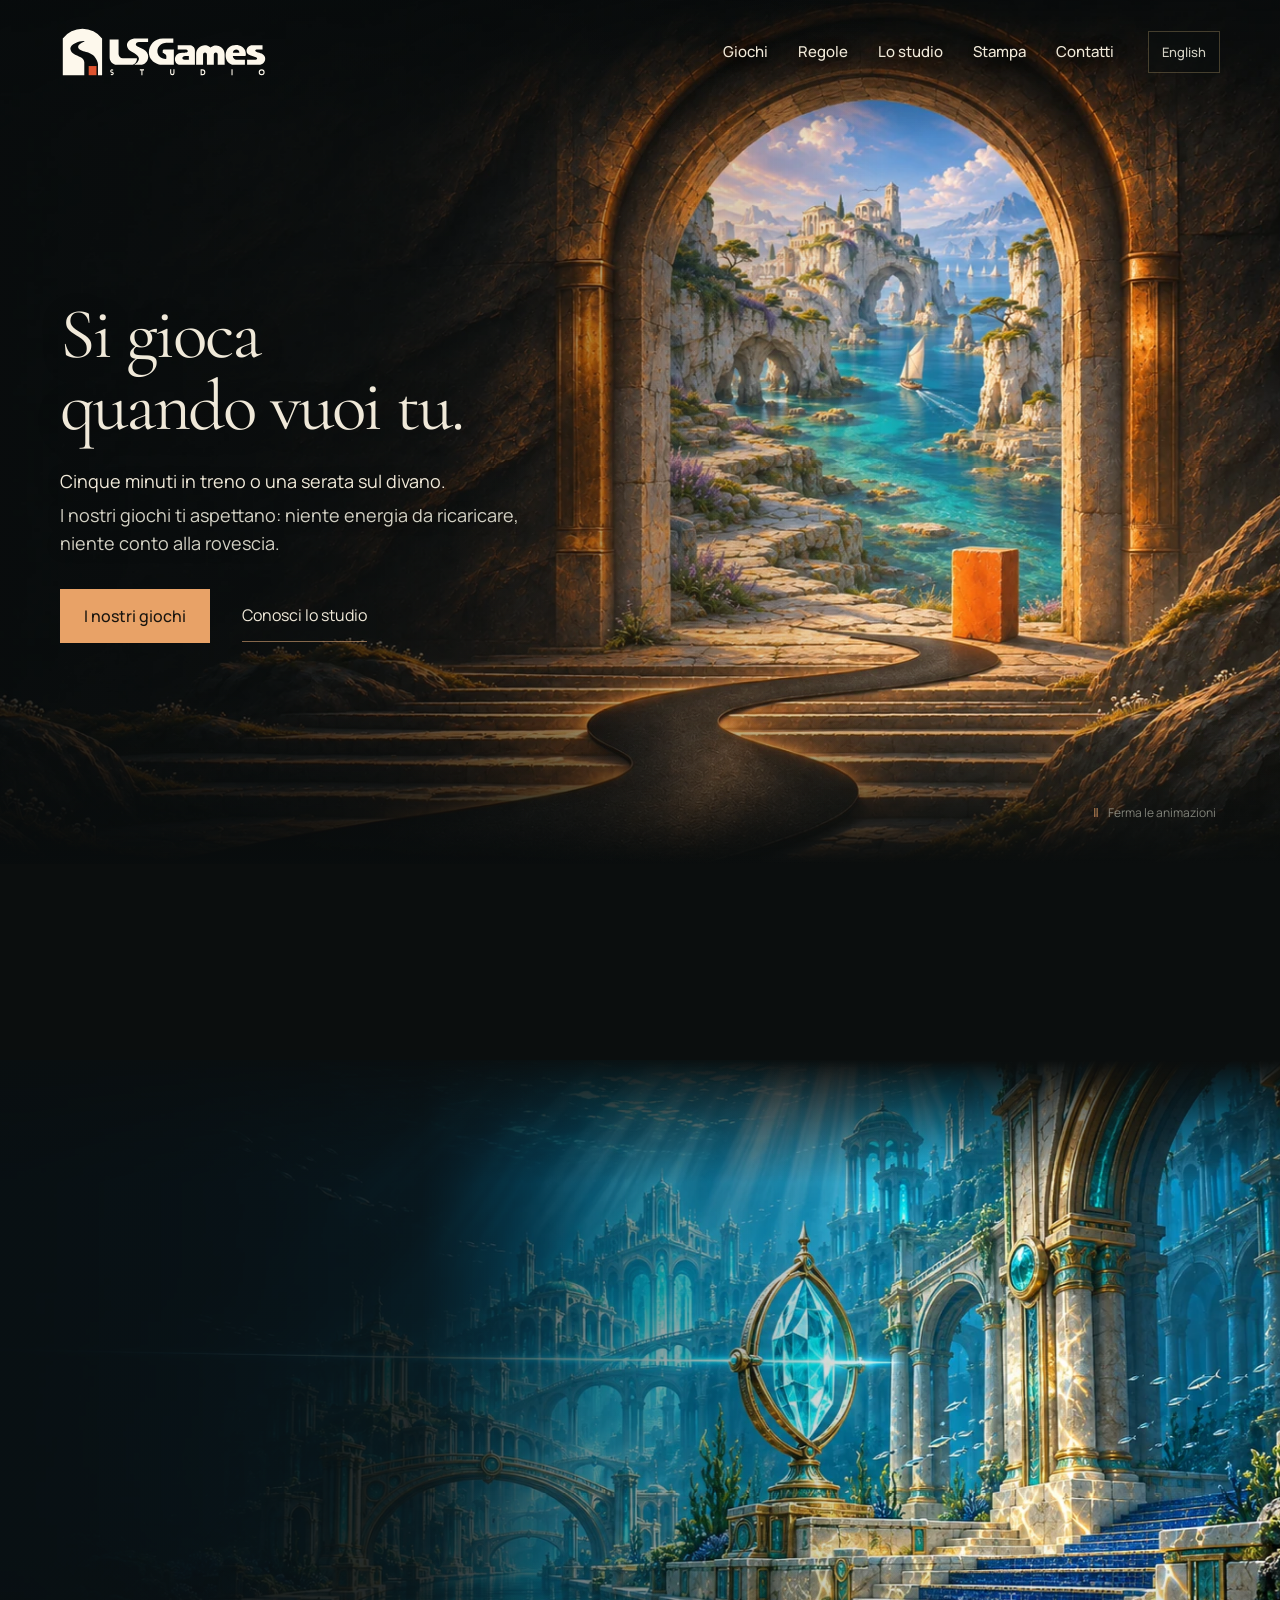
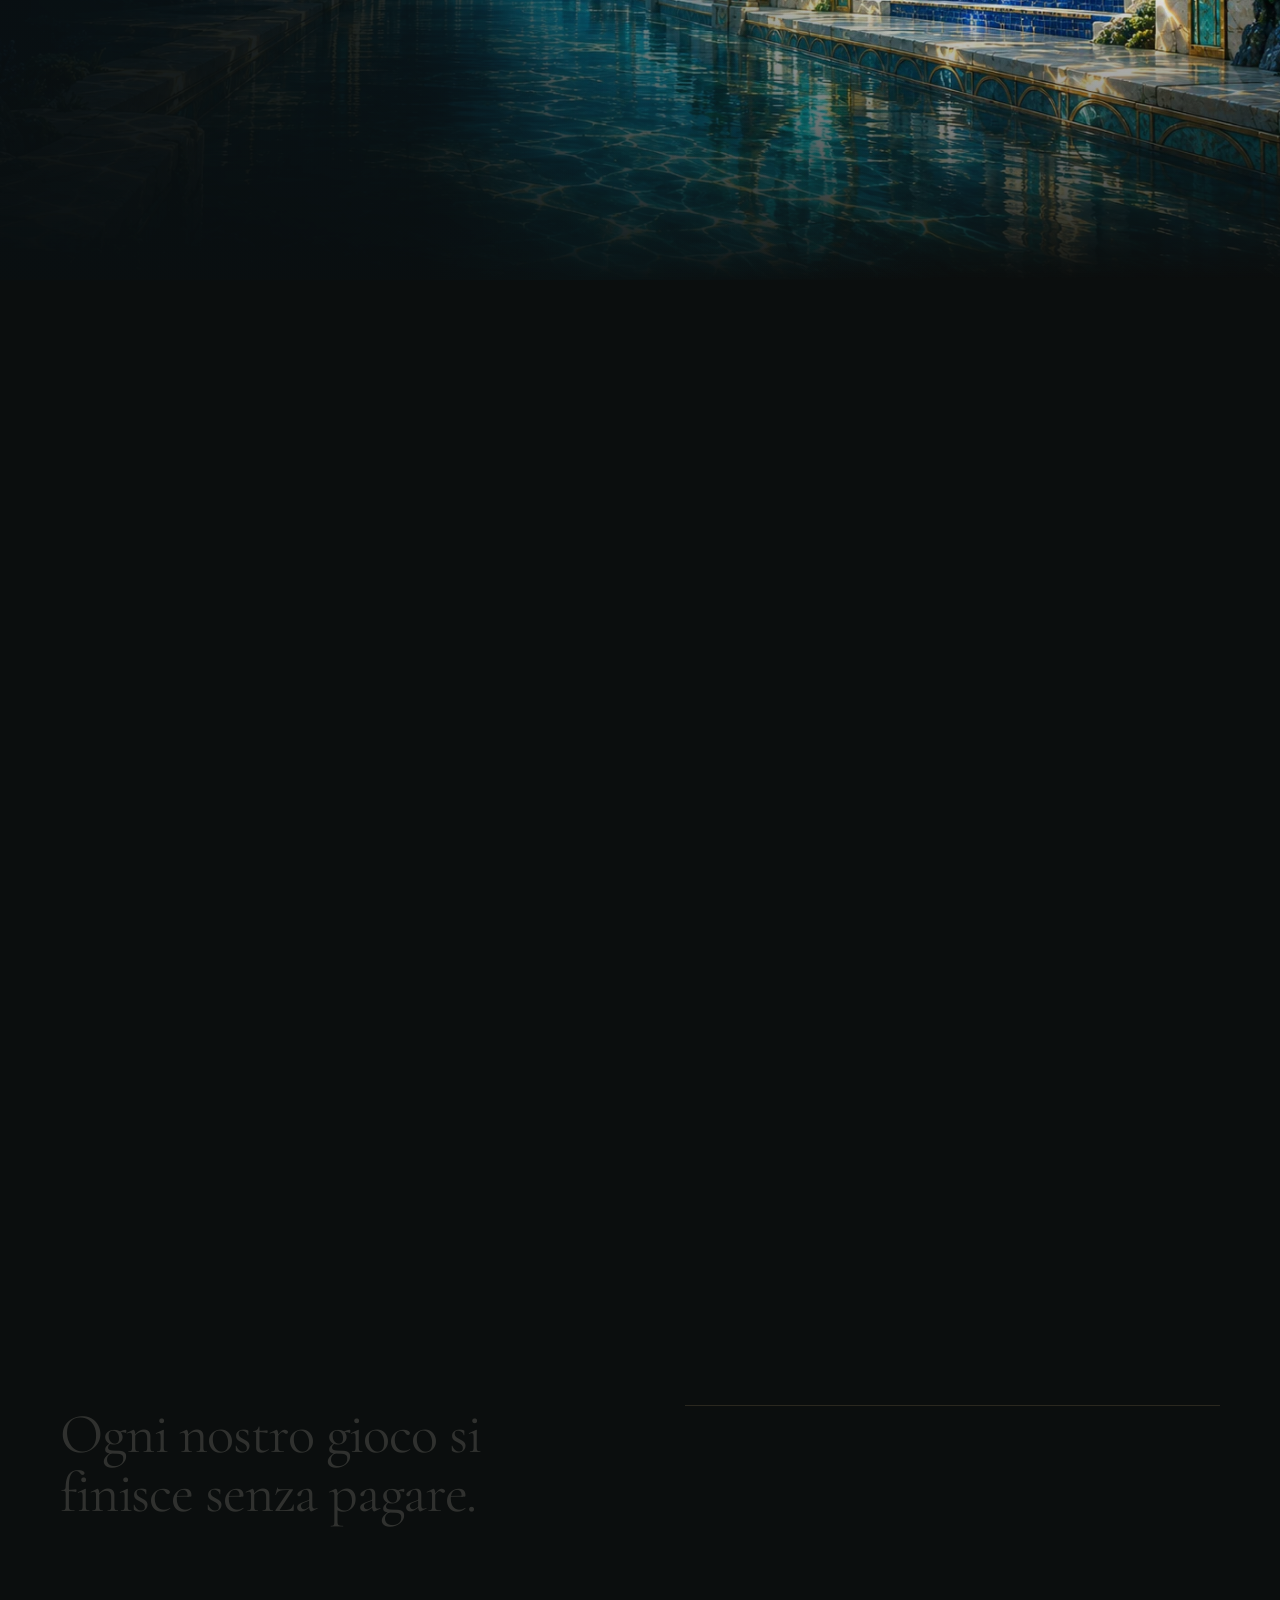
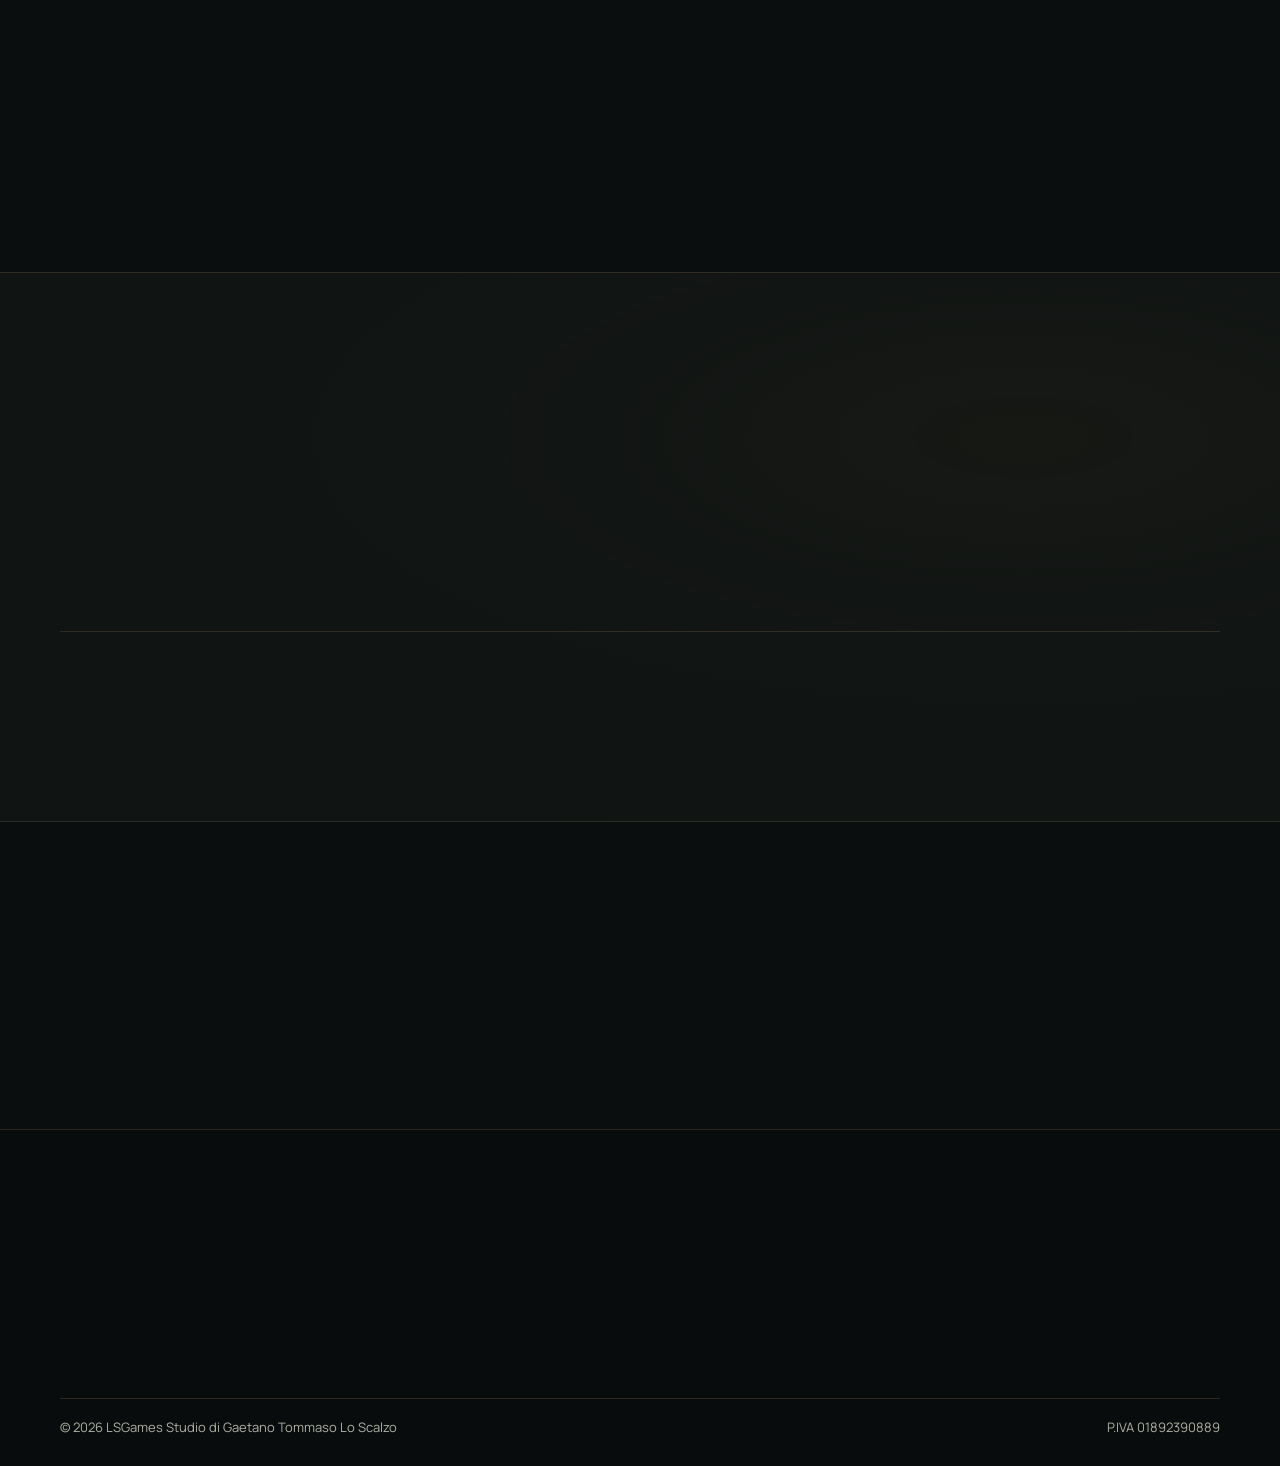
<file: index.html>
<!doctype html>
<html lang="it">
<head>
<meta charset="utf-8">
<meta name="viewport" content="width=device-width, initial-scale=1">
<meta name="theme-color" content="#0b0e0e">
<title>LSGames Studio - Giochi fatti bene, che ti trattano bene</title>
<meta name="description" content="Piccolo studio italiano di giochi per telefono. Ogni gioco si finisce senza pagare, senza energia che finisce e senza fretta finta. Il primo: Atlantide.">
<link rel="canonical" href="https://lsgamesstudio.it/">
<link rel="alternate" hreflang="it" href="https://lsgamesstudio.it/">
<link rel="alternate" hreflang="en" href="https://lsgamesstudio.it/en/">
<link rel="alternate" hreflang="x-default" href="https://lsgamesstudio.it/en/">
<meta property="og:site_name" content="LSGames Studio">
<meta property="og:type" content="website">
<meta property="og:locale" content="it_IT">
<meta property="og:title" content="LSGames Studio - Giochi fatti bene, che ti trattano bene">
<meta property="og:description" content="Piccolo studio italiano di giochi per telefono. Ogni gioco si finisce senza pagare, senza energia che finisce e senza fretta finta. Il primo: Atlantide.">
<meta property="og:url" content="https://lsgamesstudio.it/">
<meta property="og:image" content="https://lsgamesstudio.it/assets/og-studio.png">
<meta property="og:image:width" content="1200">
<meta property="og:image:height" content="630">
<meta property="og:image:alt" content="Il logo di LSGames Studio: una porta, un percorso, un giocatore">
<meta name="twitter:card" content="summary_large_image">
<link rel="preload" href="./assets/fonts/latin-0.woff2" as="font" type="font/woff2" crossorigin>
<link rel="preload" href="./assets/fonts/latin-1.woff2" as="font" type="font/woff2" crossorigin>
<link rel="stylesheet" href="./assets/fonts/fonts.css">
<link rel="stylesheet" href="./sito.css?v=flow-pausa-2s">
<link rel="icon" href="./favicon.ico" sizes="48x48">
<link rel="icon" type="image/png" sizes="32x32" href="./assets/favicon-32.png">
<link rel="apple-touch-icon" sizes="180x180" href="./assets/apple-touch-icon.png">
<link rel="preload" as="image" href="./assets/porte/marea-illustrata.webp">
<script src="./cinematic.js?v=flow-dissolvenza-2" defer></script>
<script type="application/ld+json">{"@type": "Organization", "@id": "https://lsgamesstudio.it/#studio", "name": "LSGames Studio", "url": "https://lsgamesstudio.it/", "logo": "https://lsgamesstudio.it/assets/icon-512.png", "email": "supporto@lsgamesstudio.it", "slogan": "Giochi fatti bene, che ti trattano bene.", "founder": {"@type": "Person", "name": "Gaetano Tommaso Lo Scalzo"}, "address": {"@type": "PostalAddress", "addressCountry": "IT"}, "sameAs": ["https://www.youtube.com/@lsgamesstudio", "https://www.instagram.com/lsgamesstudio/", "https://www.tiktok.com/@lsgamesstudio"], "@context": "https://schema.org", "description": "Piccolo studio italiano di giochi per telefono. Ogni gioco si finisce senza pagare, senza energia che finisce e senza fretta finta. Il primo: Atlantide."}</script>
<script>if (new URLSearchParams(location.search).get('carattere') === 'manrope') document.documentElement.classList.add('hero-type-manrope');</script>
</head>
<body class="home">
<a class="skip" href="#contenuto">Vai al contenuto</a>
<header class="header wrap">
  <a class="brand" href="./" aria-label="LSGames Studio, pagina iniziale"><img src="./assets/marchio/logo-orizzontale-scuro.svg" alt="LSGames Studio" width="208" height="52"></a>
  <nav class="menu" aria-label="Navigazione principale"><a href="./#giochi">Giochi</a><a href="regole/">Regole</a><a href="studio/">Lo studio</a><a href="stampa/">Stampa</a><a href="./#contatti">Contatti</a></nav>
  <a class="lang" href="en/" lang="en" hreflang="en">English</a>
</header>
<main id="contenuto">
<section class="hero" aria-labelledby="titolo">
  <div class="hero-scene" aria-hidden="true"><div class="hero-art"></div><div class="portal-glow"></div><div class="haze"></div><div class="embers"></div></div>
  <div class="hero-content wrap">
    <h1 id="titolo">Si gioca<br>quando vuoi tu.</h1>
    <p class="hero-description"><span class="hero-lead">Cinque minuti in treno o una serata sul divano.</span> I nostri giochi ti aspettano: niente energia da ricaricare, niente conto alla rovescia.</p>
    <div class="hero-actions"><a class="hero-link" href="#giochi">I nostri giochi</a><a class="quiet-link" href="studio/">Conosci lo studio</a></div>
  </div>
  <div class="hero-bottom wrap"><button class="motion-toggle" type="button" aria-pressed="true" data-pause="Ferma le animazioni" data-play="Riavvia le animazioni" hidden><span class="motion-icon" aria-hidden="true">Ⅱ</span> <span class="motion-label">Ferma le animazioni</span></button></div>
</section>

<section id="giochi" class="games" aria-labelledby="titolo-giochi">
<div class="threshold wrap"><span class="beam" aria-hidden="true"></span><h2 id="titolo-giochi">I nostri giochi</h2><span class="beam" aria-hidden="true"></span></div>

<!-- Un gioco = un blocco "feature". Il prossimo si aggiunge qui sotto: si alterna da solo a destra e a sinistra. -->
<article class="feature" aria-labelledby="gioco-atlantide">
  <div class="feature-scene" aria-hidden="true"><img src="./assets/atlantide-canale.webp" alt="" width="1672" height="941" loading="lazy"><video class="scene-video" data-media="(max-width: 1000px)" muted playsinline loop preload="none" data-src="./assets/atlantide-flow.mp4" poster="./assets/atlantide-flow.webp" data-webm="./assets/atlantide-flow.webm" data-loop-pause></video></div>
  <div class="wrap feature-content">
    <div class="feature-phone" aria-hidden="true"><video data-media="(min-width: 1001px)" muted playsinline loop preload="none" data-src="./assets/atlantide-flow.mp4" poster="./assets/atlantide-flow.webp" data-webm="./assets/atlantide-flow.webm" data-loop-pause></video></div>
    <p class="feature-kicker">Rompicapo per Android</p>
    <h3 id="gioco-atlantide" class="feature-title">Atlantide<span>Gates of Light</span></h3>
    <p class="feature-text">Un rompicapo di luce: ruota i cristalli, spingi le pietre e dividi i raggi con i prismi, finché la luce raggiunge ogni porta. 100 enigmi in 10 sale, una Torre che non finisce e un enigma nuovo ogni giorno.</p>
    <div class="game-links"><a class="button button--store" href="atlantide/">Scopri Atlantide</a><a class="status" href="https://play.google.com/store/apps/details?id=com.lsgames.atlantide&amp;referrer=utm_source%3Dsito%26utm_medium%3Dweb%26utm_campaign%3Dlaunch_nov26">Disponibile su Google Play</a></div>
  </div>
  <div class="wrap feature-shots">
    <img src="./assets/atlantide/it-1.webp" alt="Sala dei Colori Perduti, livello 6.8: fasci di luce colorata attraversano i cristalli" width="720" height="1280" loading="lazy">
    <img src="./assets/atlantide/it-2.webp" alt="La Torre, piano 20: un raggio azzurro tra cristalli e pietre" width="720" height="1280" loading="lazy">
    <img src="./assets/atlantide/it-3.webp" alt="Il calendario dell'enigma del giorno, con una serie di sette giorni" width="720" height="1280" loading="lazy">
    <img src="./assets/atlantide/it-4.webp" alt="La città di Atlantide che torna a illuminarsi" width="720" height="1280" loading="lazy">
  </div>
  <div id="demo" class="wrap feature-play" hidden>
    <div class="play-copy">
      <p class="lp-chapter"></p>
      <h4 class="play-title"></h4>
      <p class="lp-instruction"></p>
      <p class="lp-status" role="status"></p>
      <div class="lp-actions"><span class="lp-moves">Mosse: <b>0</b></span><button class="lp-reset text-link" type="button">Ricomincia</button><button class="button button--store lp-next" type="button" hidden>Enigma successivo</button><a class="button button--store lp-cta" href="atlantide/" hidden>Scopri Atlantide</a></div>
    </div>
    <div class="lightplay" role="group" aria-label="Enigma di luce" data-cols="6" data-rows="5">
      <svg class="lp-beam" viewBox="0 0 6 5" aria-hidden="true"><path class="lp-glow" d=""/><path class="lp-core" d=""/><path class="lp-flow" d=""/></svg>
      <span class="lp-source" aria-hidden="true"></span>
      <span class="lp-door" aria-hidden="true"><i></i><i></i></span>
    </div>
  </div>
</article>
</section>

<section class="promise wrap" aria-labelledby="promessa">
  <h2 id="promessa">Ogni nostro gioco si finisce senza pagare.</h2>
  <div class="promise-list">
    <p><strong>Niente trucchi.</strong> Niente energia che finisce, conti alla rovescia finti o scatole a sorpresa a pagamento.</p>
    <p><strong>Pubblicità con regole.</strong> Guadagniamo con poca pubblicità e acquisti facoltativi. Nessuno dei due serve per arrivare in fondo.</p>
    <p><strong>Provato sul serio.</strong> Ogni gioco esce dopo essere stato provato su un telefono vero, schermata per schermata.</p>
    <a class="text-link" href="regole/">Le nostre regole</a>
  </div>
</section>

<section id="studio" class="studio" aria-labelledby="titolo-studio">
  <div class="wrap">
    <div class="studio-grid">
      <h2 id="titolo-studio">Lo studio.</h2>
      <div>
        <p class="studio-lead">LSGames Studio è uno studio indipendente italiano di videogiochi per telefono, fondato nel 2026 da Gaetano Tommaso Lo Scalzo. Lavoriamo con strumenti di intelligenza artificiale: il codice lo scrive Claude, le scelte e il giudizio restano di Gaetano.</p>
        <div class="studio-links"><a class="text-link" href="studio/">Come lavoriamo</a><a class="text-link" href="stampa/">Per la stampa</a></div>
      </div>
    </div>
    <dl class="studio-facts">
      <div><dt>Sede</dt><dd>Italia</dd></div>
      <div><dt>Fondato</dt><dd>2026</dd></div>
      <div><dt>Piattaforma</dt><dd>Android</dd></div>
      <div><dt>Lingue</dt><dd>6</dd></div>
    </dl>
  </div>
</section>

<section id="contatti" class="contact wrap" aria-labelledby="titolo-contatti">
  <div class="contact-grid">
    <h2 id="titolo-contatti">Scrivici.</h2>
    <div><p>Assistenza, stampa, proposte di collaborazione. Rispondiamo a ogni messaggio, nel merito.</p><a class="email" href="mailto:supporto@lsgamesstudio.it">supporto@lsgamesstudio.it</a></div>
  </div>
</section>
</main>
<footer class="footer">
<div class="wrap footer-top">
  <div class="footer-brand"><img src="./assets/marchio/logo-orizzontale-scuro.svg" alt="LSGames Studio" width="168" height="42" loading="lazy"><p>Studio indipendente di videogiochi per telefono, in Italia.</p><a class="footer-mail" href="mailto:supporto@lsgamesstudio.it">supporto@lsgamesstudio.it</a></div>
  <nav class="footer-links" aria-label="Pagine di servizio"><p>Lo studio</p><a href="regole/">Le nostre regole</a><a href="atlantide/privacy.html">Privacy di Atlantide</a><a href="stampa/">Per la stampa</a><a href="en/" lang="en" hreflang="en">English</a></nav>
  <nav class="footer-links" aria-label="Seguici"><p>Seguici</p><a href="https://www.youtube.com/@lsgamesstudio" rel="me">YouTube</a><a href="https://www.instagram.com/lsgamesstudio/" rel="me">Instagram</a><a href="https://www.tiktok.com/@lsgamesstudio" rel="me">TikTok</a></nav>
</div>
<div class="wrap footer-legal">
  <p>© 2026 LSGames Studio di Gaetano Tommaso Lo Scalzo</p><p>P.IVA 01892390889</p>
</div>
</footer>
</body>
</html>
</file>
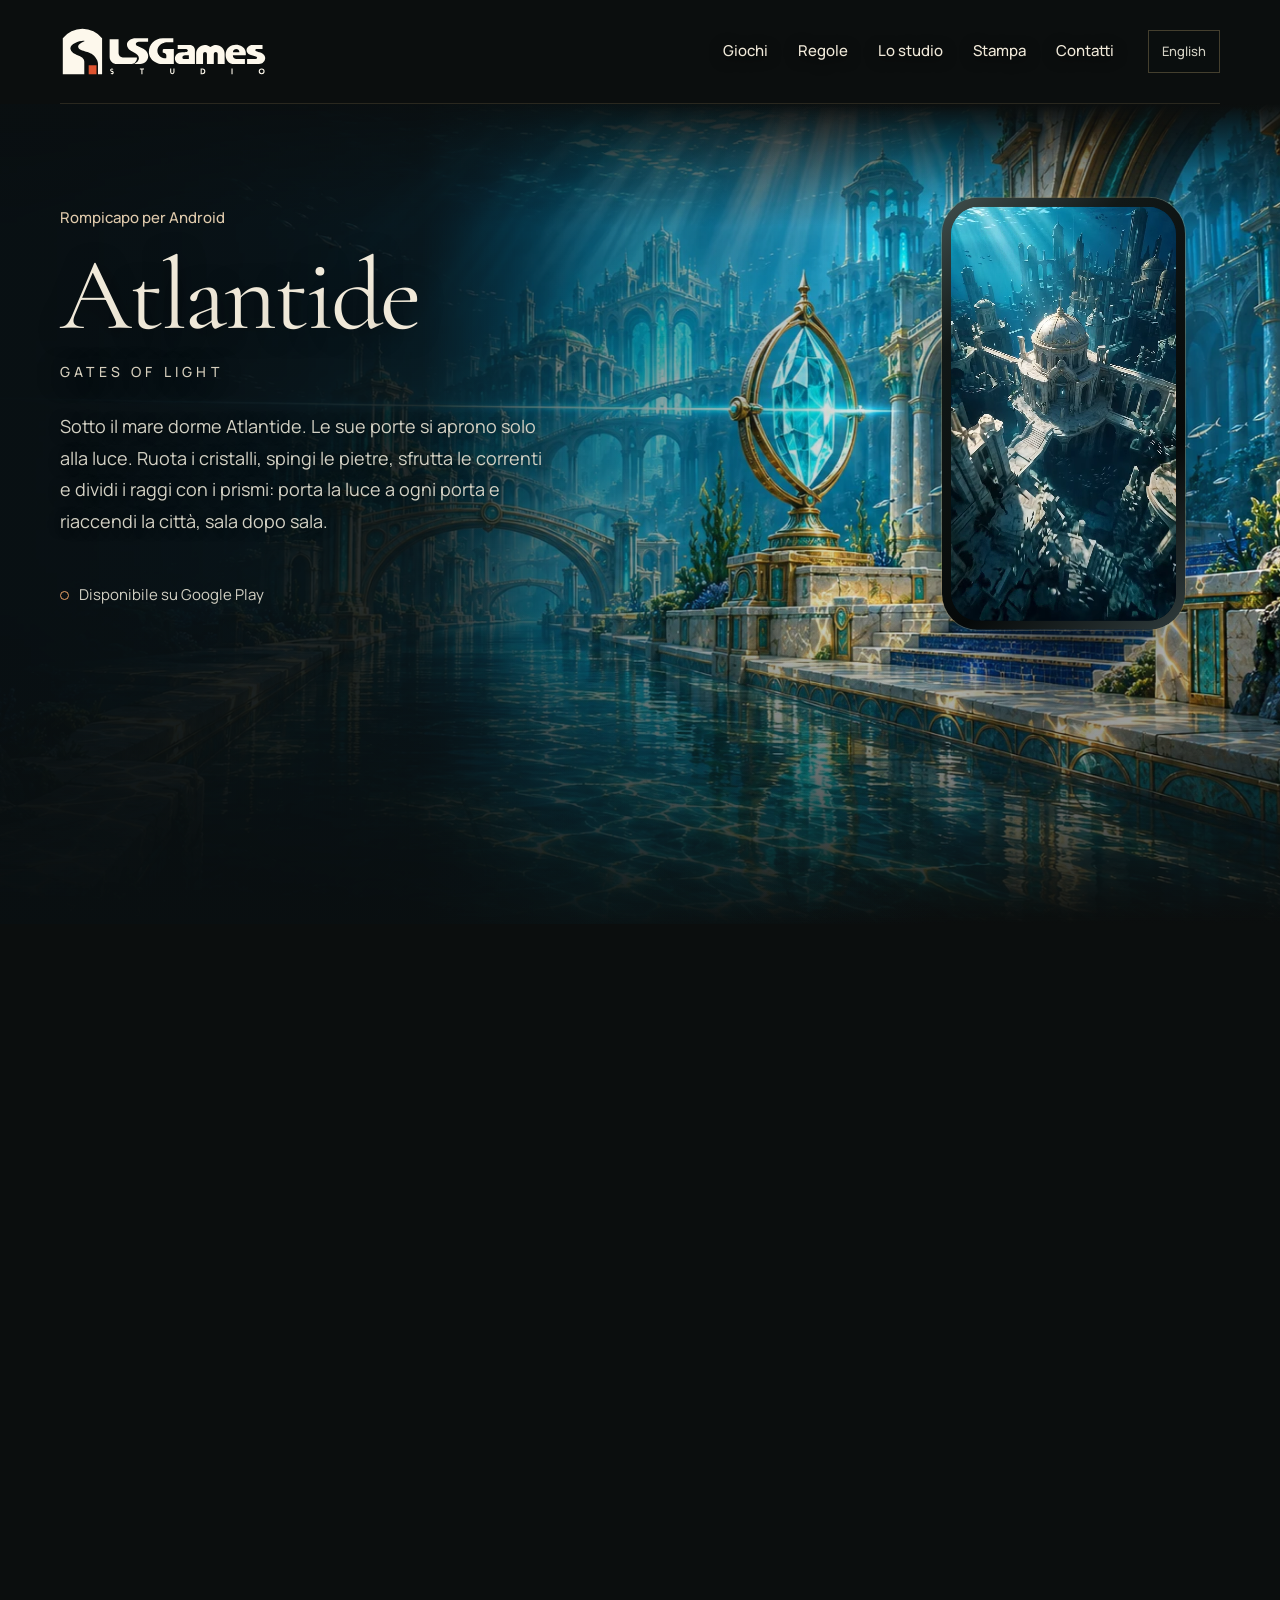
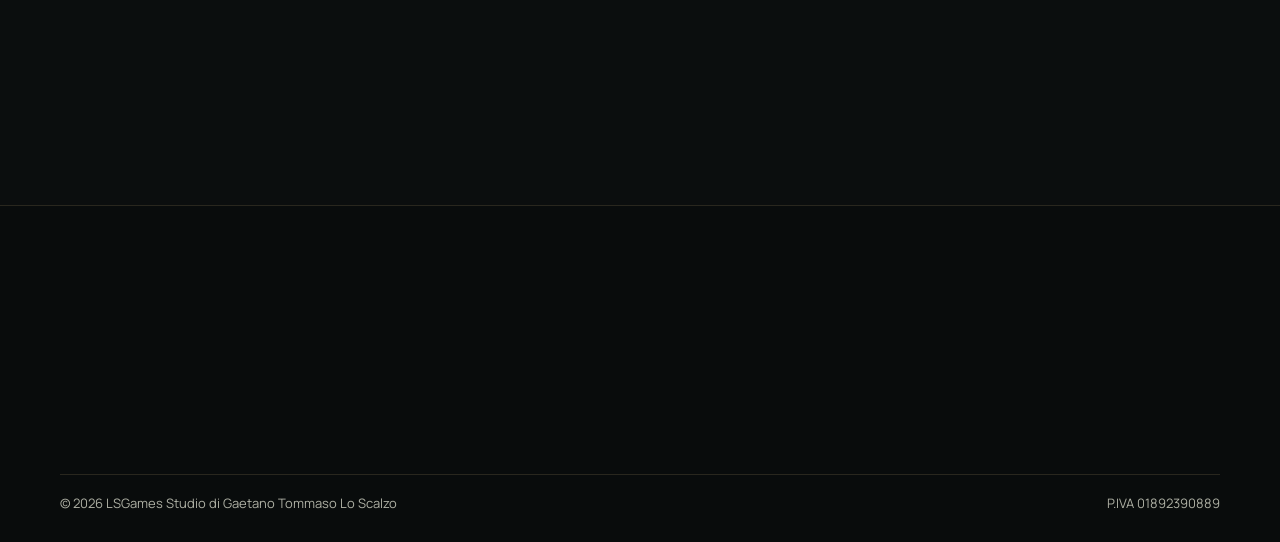
<file: atlantide/index.html>
<!doctype html>
<html lang="it">
<head>
<meta charset="utf-8">
<meta name="viewport" content="width=device-width, initial-scale=1">
<meta name="theme-color" content="#0b0e0e">
<title>Atlantide: Gates of Light - rompicapo di luce | LSGames Studio</title>
<meta name="description" content="Un rompicapo di luce per Android: 100 enigmi in 10 sale, una Torre che non finisce e un enigma nuovo ogni giorno. Ogni livello si risolve senza pagare.">
<link rel="canonical" href="https://lsgamesstudio.it/atlantide/">
<link rel="alternate" hreflang="it" href="https://lsgamesstudio.it/atlantide/">
<link rel="alternate" hreflang="en" href="https://lsgamesstudio.it/en/atlantide/">
<link rel="alternate" hreflang="x-default" href="https://lsgamesstudio.it/en/atlantide/">
<meta property="og:site_name" content="LSGames Studio">
<meta property="og:type" content="website">
<meta property="og:locale" content="it_IT">
<meta property="og:title" content="Atlantide: Gates of Light - rompicapo di luce | LSGames Studio">
<meta property="og:description" content="Un rompicapo di luce per Android: 100 enigmi in 10 sale, una Torre che non finisce e un enigma nuovo ogni giorno. Ogni livello si risolve senza pagare.">
<meta property="og:url" content="https://lsgamesstudio.it/atlantide/">
<meta property="og:image" content="https://lsgamesstudio.it/assets/atlantide.jpg">
<meta property="og:image:width" content="1024">
<meta property="og:image:height" content="500">
<meta property="og:image:alt" content="Un raggio di luce attraversa un cristallo e illumina un portale nelle rovine sommerse di Atlantide">
<meta name="twitter:card" content="summary_large_image">
<link rel="preload" href="../assets/fonts/latin-0.woff2" as="font" type="font/woff2" crossorigin>
<link rel="preload" href="../assets/fonts/latin-1.woff2" as="font" type="font/woff2" crossorigin>
<link rel="stylesheet" href="../assets/fonts/fonts.css">
<link rel="stylesheet" href="../sito.css?v=flow-pausa-2s">
<link rel="icon" href="../favicon.ico" sizes="48x48">
<link rel="icon" type="image/png" sizes="32x32" href="../assets/favicon-32.png">
<link rel="apple-touch-icon" sizes="180x180" href="../assets/apple-touch-icon.png">
<script src="../cinematic.js?v=flow-dissolvenza-2" defer></script>
<script type="application/ld+json">{"@context": "https://schema.org", "@type": "VideoGame", "name": "Atlantide: Gates of Light", "url": "https://lsgamesstudio.it/atlantide/", "description": "Un rompicapo di luce per Android: 100 enigmi in 10 sale, una Torre che non finisce e un enigma nuovo ogni giorno. Ogni livello si risolve senza pagare.", "image": "https://lsgamesstudio.it/assets/atlantide.jpg", "genre": "Puzzle", "gamePlatform": "Android", "operatingSystem": "Android", "applicationCategory": "GameApplication", "playMode": "SinglePlayer", "isAccessibleForFree": true, "offers": {"@type": "Offer", "price": "0", "priceCurrency": "EUR"}, "screenshot": ["https://lsgamesstudio.it/assets/atlantide/it-1.webp", "https://lsgamesstudio.it/assets/atlantide/it-2.webp", "https://lsgamesstudio.it/assets/atlantide/it-3.webp", "https://lsgamesstudio.it/assets/atlantide/it-4.webp"], "trailer": {"@type": "VideoObject", "name": "Atlantide: Gates of Light", "description": "Un viaggio nella città sommersa, dalla cupola al mare al tramonto.", "thumbnailUrl": "https://lsgamesstudio.it/assets/atlantide-flow.webp", "contentUrl": "https://lsgamesstudio.it/assets/atlantide-flow.mp4", "uploadDate": "2026-11-19", "duration": "PT10S"}, "inLanguage": ["it", "en", "es", "pt", "fr", "de"], "author": {"@type": "Organization", "@id": "https://lsgamesstudio.it/#studio", "name": "LSGames Studio", "url": "https://lsgamesstudio.it/", "logo": "https://lsgamesstudio.it/assets/icon-512.png", "email": "supporto@lsgamesstudio.it", "slogan": "Giochi fatti bene, che ti trattano bene.", "founder": {"@type": "Person", "name": "Gaetano Tommaso Lo Scalzo"}, "address": {"@type": "PostalAddress", "addressCountry": "IT"}, "sameAs": ["https://www.youtube.com/@lsgamesstudio", "https://www.instagram.com/lsgamesstudio/", "https://www.tiktok.com/@lsgamesstudio"]}, "publisher": {"@id": "https://lsgamesstudio.it/#studio"}}</script>
</head>
<body class="game">
<a class="skip" href="#contenuto">Vai al contenuto</a>
<header class="header wrap">
  <a class="brand" href="../" aria-label="LSGames Studio, pagina iniziale"><img src="../assets/marchio/logo-orizzontale-scuro.svg" alt="LSGames Studio" width="208" height="52"></a>
  <nav class="menu" aria-label="Navigazione principale"><a href="../#giochi">Giochi</a><a href="../regole/">Regole</a><a href="../studio/">Lo studio</a><a href="../stampa/">Stampa</a><a href="../#contatti">Contatti</a></nav>
  <a class="lang" href="../en/atlantide/" lang="en" hreflang="en">English</a>
</header>
<main id="contenuto">
<article class="feature feature--page" aria-labelledby="titolo-gioco">
  <div class="feature-scene" aria-hidden="true"><img src="../assets/atlantide-canale.webp" alt="" width="1672" height="941" fetchpriority="high"><video class="scene-video" data-media="(max-width: 1000px)" muted playsinline loop preload="none" data-src="../assets/atlantide-flow.mp4" poster="../assets/atlantide-flow.webp" data-webm="../assets/atlantide-flow.webm" data-loop-pause></video></div>
  <div class="wrap feature-content">
    <div class="feature-phone" aria-hidden="true"><video data-media="(min-width: 1001px)" muted playsinline loop preload="none" data-src="../assets/atlantide-flow.mp4" poster="../assets/atlantide-flow.webp" data-webm="../assets/atlantide-flow.webm" data-loop-pause></video></div>
    <p class="feature-kicker">Rompicapo per Android</p>
    <h1 id="titolo-gioco" class="feature-title">Atlantide<span>Gates of Light</span></h1>
    <p class="feature-text">Sotto il mare dorme Atlantide. Le sue porte si aprono solo alla luce. Ruota i cristalli, spingi le pietre, sfrutta le correnti e dividi i raggi con i prismi: porta la luce a ogni porta e riaccendi la città, sala dopo sala.</p>
    <div class="game-links"><a class="status" href="https://play.google.com/store/apps/details?id=com.lsgames.atlantide&amp;referrer=utm_source%3Dsito%26utm_medium%3Dweb%26utm_campaign%3Dlaunch_nov26">Disponibile su Google Play</a></div>
  </div>
  <div id="demo" class="wrap feature-play" hidden>
    <div class="play-copy">
      <p class="lp-chapter"></p>
      <h2 class="play-title"></h2>
      <p class="lp-instruction"></p>
      <p class="lp-status" role="status"></p>
      <div class="lp-actions"><span class="lp-moves">Mosse: <b>0</b></span><button class="lp-reset text-link" type="button">Ricomincia</button><button class="button button--store lp-next" type="button" hidden>Enigma successivo</button></div>
    </div>
    <div class="lightplay" role="group" aria-label="Enigma di luce" data-cols="6" data-rows="5">
      <svg class="lp-beam" viewBox="0 0 6 5" aria-hidden="true"><path class="lp-glow" d=""/><path class="lp-core" d=""/><path class="lp-flow" d=""/></svg>
      <span class="lp-source" aria-hidden="true"></span>
      <span class="lp-door" aria-hidden="true"><i></i><i></i></span>
    </div>
  </div>
</article>

<section class="wrap inside" aria-labelledby="dentro">
  <h2 id="dentro">Che cosa c’è dentro</h2>
  <ul class="feature-list">
    <li><strong>100 enigmi in 10 sale.</strong> Progettati uno per uno. Ogni sala aggiunge un’idea nuova: correnti di luce, maree, prismi, luce colorata, portali gemelli.</li>
    <li><strong>Una Torre che non finisce.</strong> Ogni piano è un po’ più difficile del precedente, mai esagerato.</li>
    <li><strong>Un enigma nuovo ogni giorno.</strong> Facile il lunedì, difficile la domenica.</li>
    <li><strong>Una città che rinasce.</strong> Ogni sala completata riaccende un quartiere di Atlantide e svela un pezzo della sua storia.</li>
    <li><strong>Al tuo ritmo.</strong> Annulli e ricominci quando vuoi. Se ti blocchi, un aiuto ti mostra la mossa giusta.</li>
    <li><strong>Pensato per il telefono.</strong> Si gioca con una mano, anche senza connessione (i video con premio richiedono internet). In sei lingue.</li>
  </ul>
</section>

<section class="wrap" aria-label="Schermate del gioco">
  <div class="shots">
    <img src="../assets/atlantide/it-1.webp" alt="Sala dei Colori Perduti, livello 6.8: fasci di luce colorata attraversano i cristalli" width="720" height="1280" loading="lazy">
    <img src="../assets/atlantide/it-2.webp" alt="La Torre, piano 20: un raggio azzurro tra cristalli e pietre" width="720" height="1280" loading="lazy">
    <img src="../assets/atlantide/it-3.webp" alt="Il calendario dell'enigma del giorno, con una serie di sette giorni" width="720" height="1280" loading="lazy">
    <img src="../assets/atlantide/it-4.webp" alt="La città di Atlantide che torna a illuminarsi" width="720" height="1280" loading="lazy">
  </div>
</section>

<section id="soldi" class="wrap prose">
  <h2>Soldi e pubblicità in Atlantide</h2>
  <p>Ogni livello si risolve senza pagare. Non c’è energia e non ci sono vite. Queste sono le regole in vigore oggi; se cambiano, lo scriviamo qui.</p>
  <ul>
    <li>Nei primi 10 livelli non compare nessun annuncio a tutto schermo.</li>
    <li>Dopo, tra un annuncio e l’altro passano almeno due minuti e mezzo e almeno tre livelli.</li>
    <li>In una sessione di gioco non ne compaiono più di cinque.</li>
    <li>Nella Torre un annuncio può comparire ogni cinque piani, a partire dal piano 11.</li>
    <li>I video con premio li scegli tu: nessuno parte da solo.</li>
  </ul>
  <p>Che cosa si può comprare: togliere la pubblicità, pacchetti di monete e di aiuti, il salvadanaio e gli aspetti estetici, che cambiano i colori e non danno vantaggi. Nessuna cassa a sorpresa. I prezzi sono su Google Play.</p>
  <p>Sono le <a href="../regole/">regole dello studio</a>, applicate a questo gioco.</p>

  <h2>Come è fatto</h2>
  <p>Atlantide è stato creato con l’aiuto di strumenti di intelligenza artificiale: codice, grafica e audio. Le scelte sono di Gaetano. <a href="../studio/">Chi fa che cosa</a>.</p>

  <h2>I tuoi dati</h2>
  <p>Nessun account e nessuna registrazione. I progressi restano sul tuo telefono. Tutto il resto è nell’<a href="privacy.html">informativa sulla privacy</a>.</p>
</section>
</main>
<footer class="footer">
<div class="wrap footer-top">
  <div class="footer-brand"><img src="../assets/marchio/logo-orizzontale-scuro.svg" alt="LSGames Studio" width="168" height="42" loading="lazy"><p>Studio indipendente di videogiochi per telefono, in Italia.</p><a class="footer-mail" href="mailto:supporto@lsgamesstudio.it">supporto@lsgamesstudio.it</a></div>
  <nav class="footer-links" aria-label="Pagine di servizio"><p>Lo studio</p><a href="../regole/">Le nostre regole</a><a href="privacy.html">Privacy di Atlantide</a><a href="../stampa/">Per la stampa</a><a href="../en/atlantide/" lang="en" hreflang="en">English</a></nav>
  <nav class="footer-links" aria-label="Seguici"><p>Seguici</p><a href="https://www.youtube.com/@lsgamesstudio" rel="me">YouTube</a><a href="https://www.instagram.com/lsgamesstudio/" rel="me">Instagram</a><a href="https://www.tiktok.com/@lsgamesstudio" rel="me">TikTok</a></nav>
</div>
<div class="wrap footer-legal">
  <p>© 2026 LSGames Studio di Gaetano Tommaso Lo Scalzo</p><p>P.IVA 01892390889</p>
</div>
</footer>
</body>
</html>
</file>
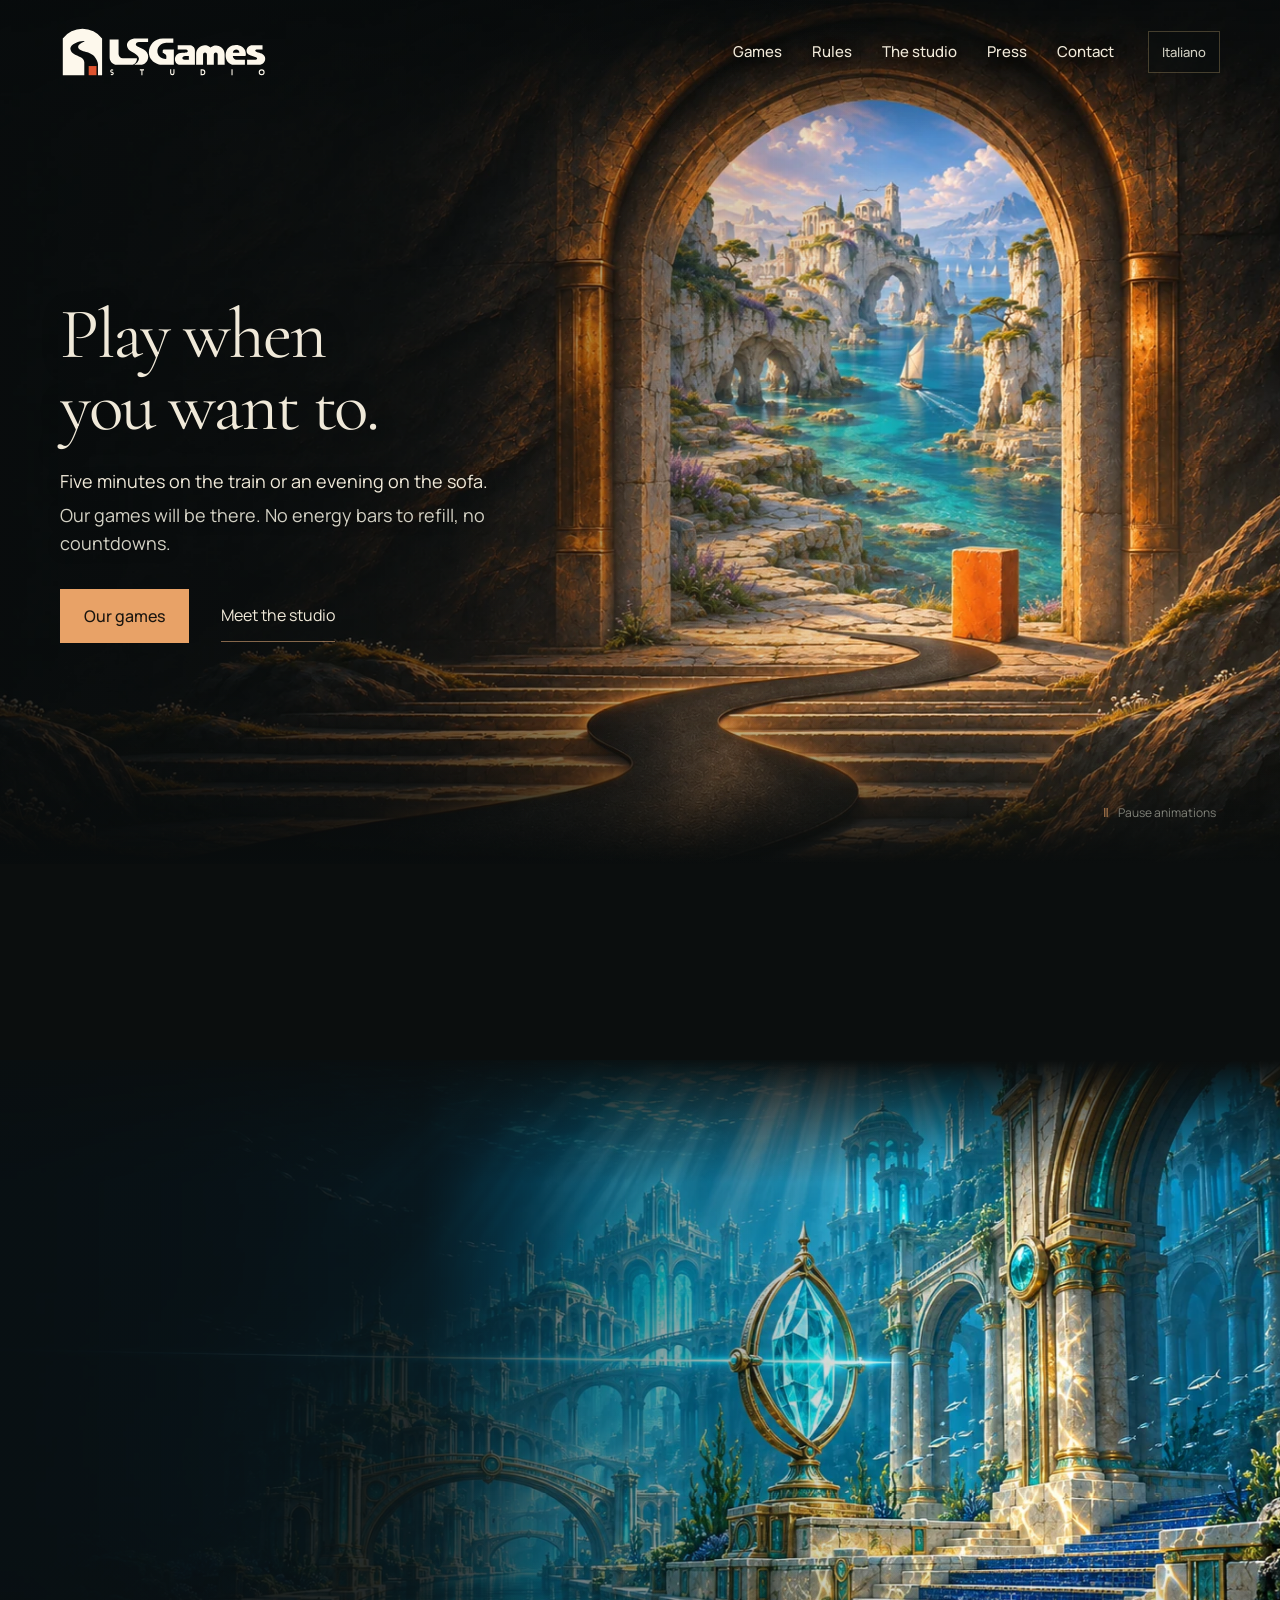
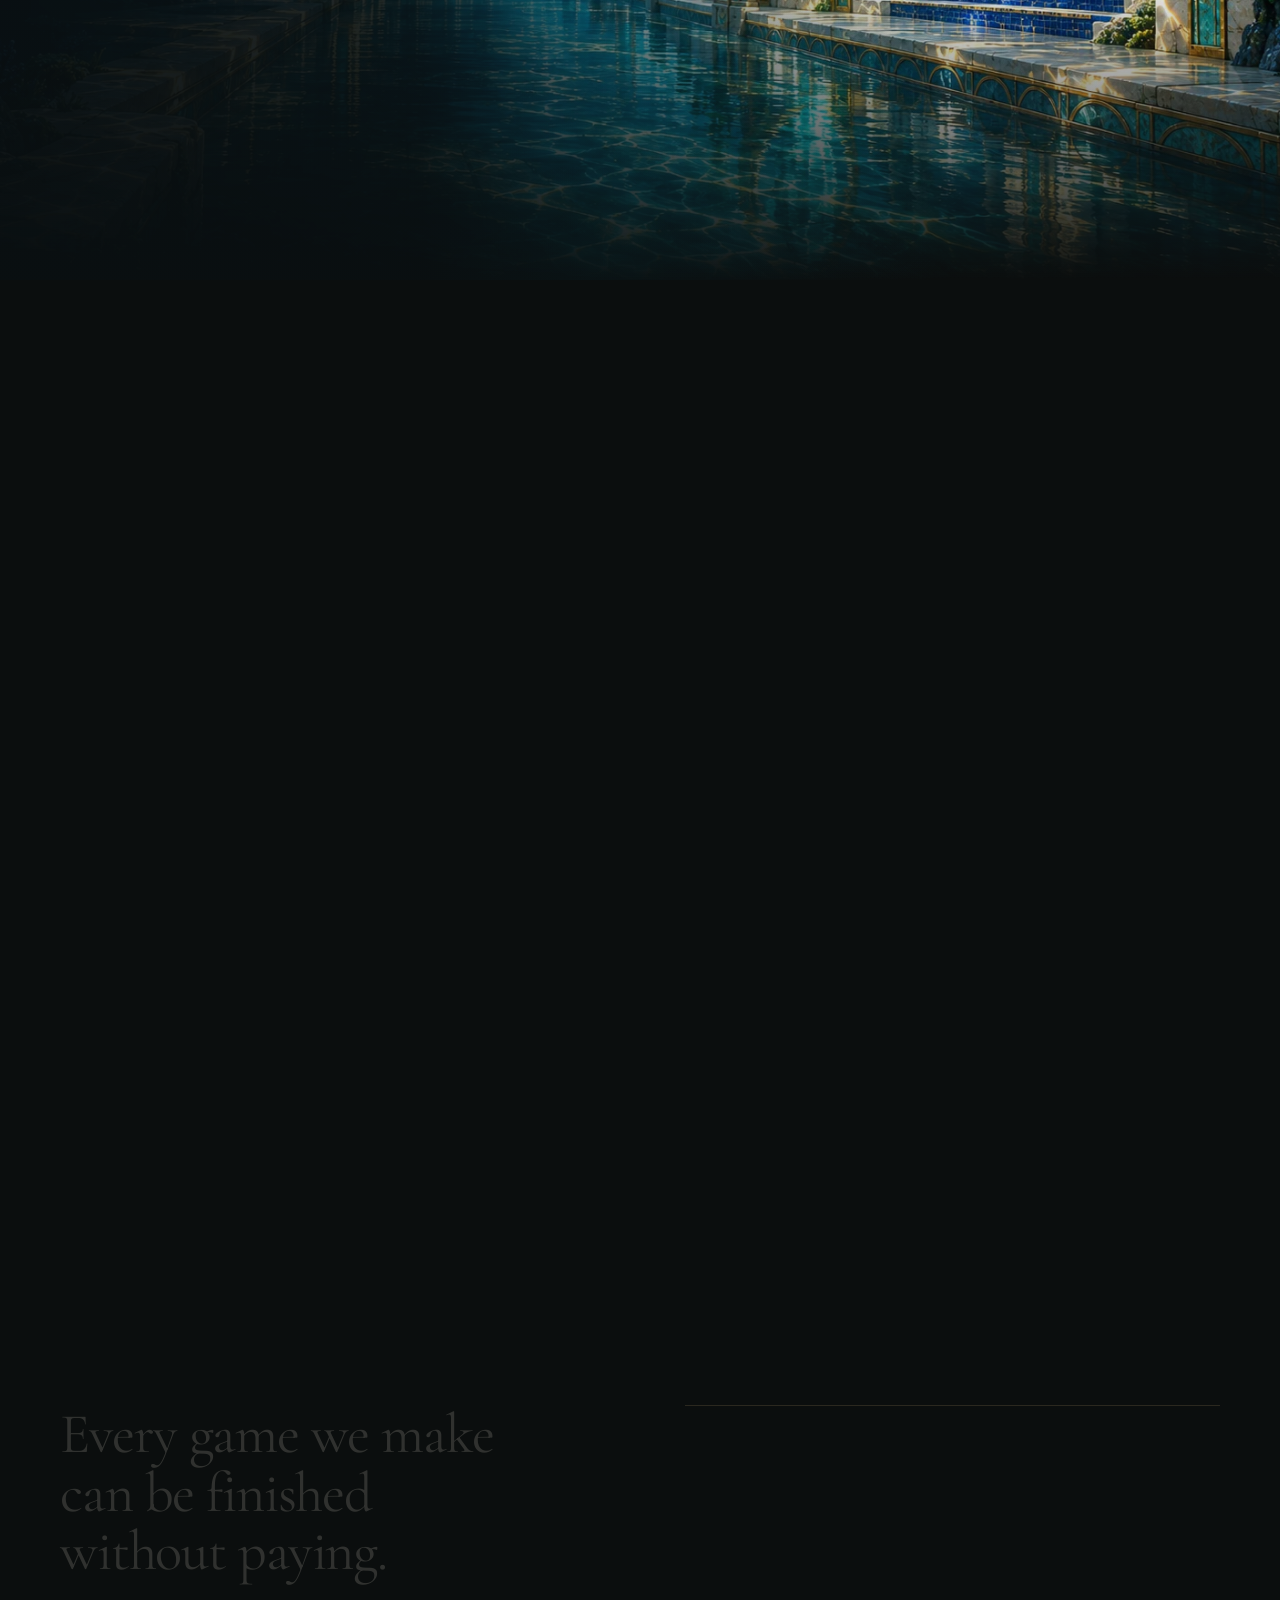
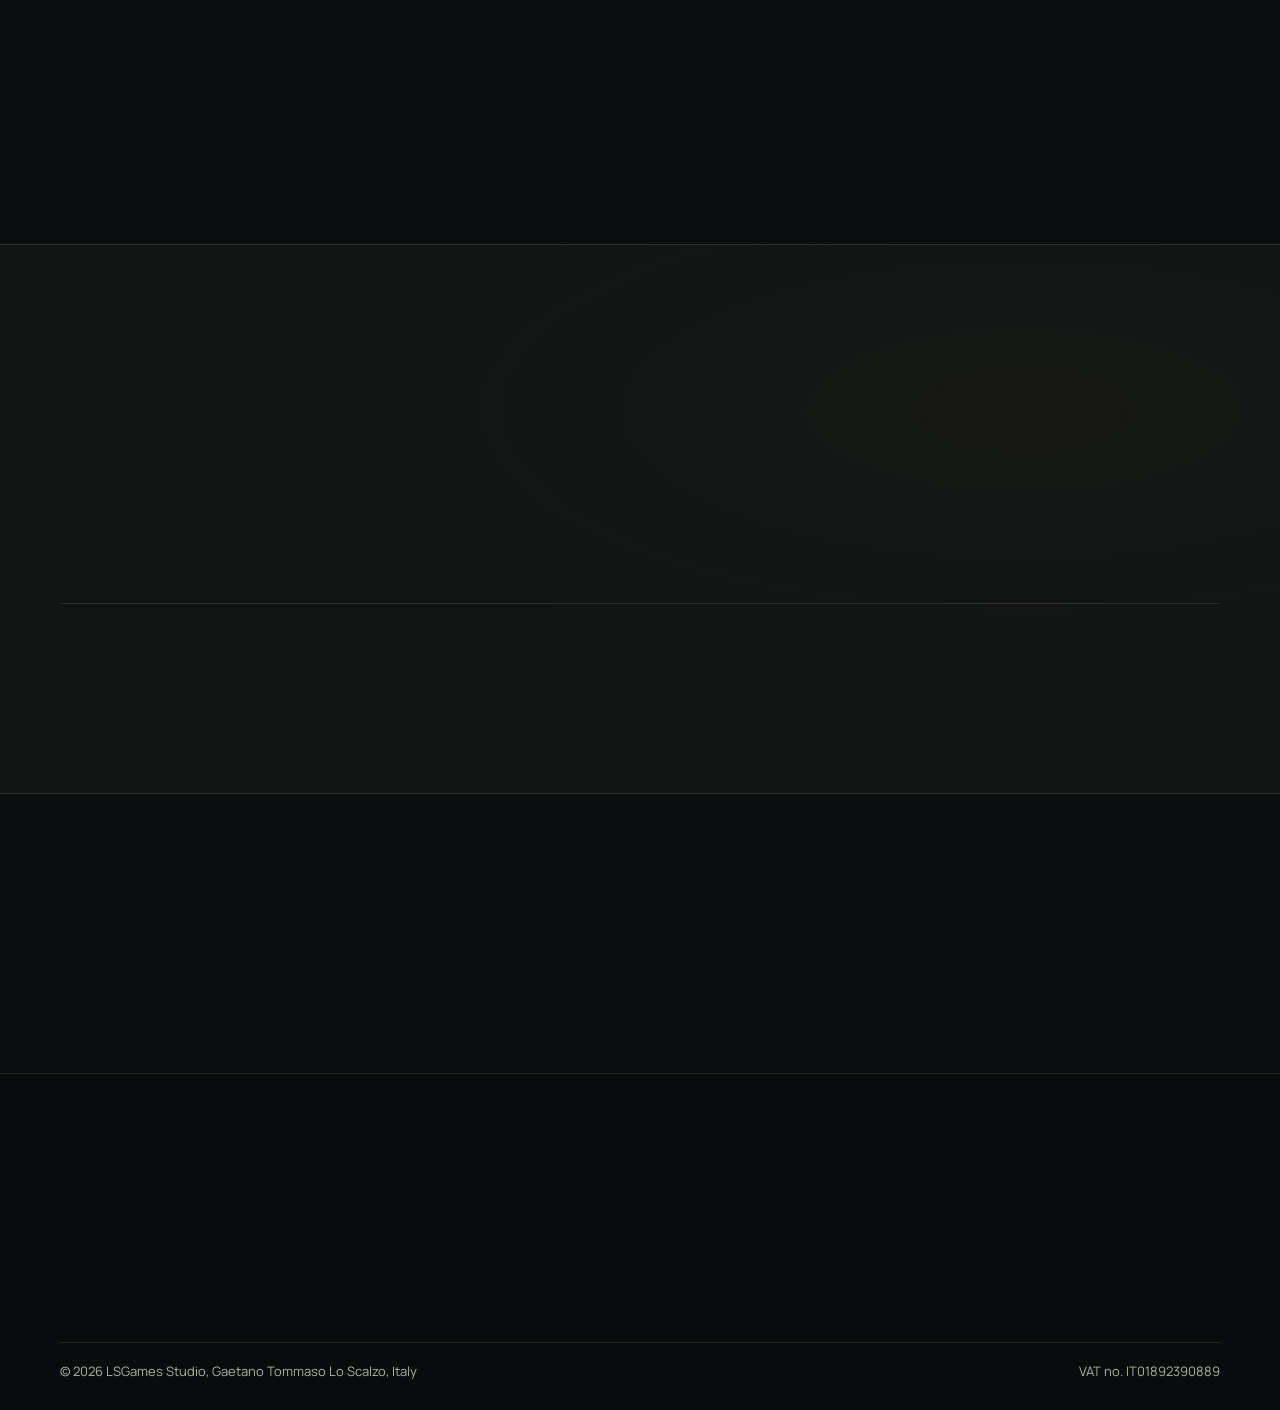
<file: en/index.html>
<!doctype html>
<html lang="en">
<head>
<meta charset="utf-8">
<meta name="viewport" content="width=device-width, initial-scale=1">
<meta name="theme-color" content="#0b0e0e">
<title>LSGames Studio - Games made well, that treat you well</title>
<meta name="description" content="A small Italian studio making phone games. Every game can be played to the end without paying, with no energy bars and no fake urgency. First game: Atlantide.">
<link rel="canonical" href="https://lsgamesstudio.it/en/">
<link rel="alternate" hreflang="it" href="https://lsgamesstudio.it/">
<link rel="alternate" hreflang="en" href="https://lsgamesstudio.it/en/">
<link rel="alternate" hreflang="x-default" href="https://lsgamesstudio.it/en/">
<meta property="og:site_name" content="LSGames Studio">
<meta property="og:type" content="website">
<meta property="og:locale" content="en_GB">
<meta property="og:title" content="LSGames Studio - Games made well, that treat you well">
<meta property="og:description" content="A small Italian studio making phone games. Every game can be played to the end without paying, with no energy bars and no fake urgency. First game: Atlantide.">
<meta property="og:url" content="https://lsgamesstudio.it/en/">
<meta property="og:image" content="https://lsgamesstudio.it/assets/og-studio.png">
<meta property="og:image:width" content="1200">
<meta property="og:image:height" content="630">
<meta property="og:image:alt" content="The LSGames Studio logo: a door, a path, a player">
<meta name="twitter:card" content="summary_large_image">
<link rel="preload" href="../assets/fonts/latin-0.woff2" as="font" type="font/woff2" crossorigin>
<link rel="preload" href="../assets/fonts/latin-1.woff2" as="font" type="font/woff2" crossorigin>
<link rel="stylesheet" href="../assets/fonts/fonts.css">
<link rel="stylesheet" href="../sito.css?v=flow-pausa-2s">
<link rel="icon" href="../favicon.ico" sizes="48x48">
<link rel="icon" type="image/png" sizes="32x32" href="../assets/favicon-32.png">
<link rel="apple-touch-icon" sizes="180x180" href="../assets/apple-touch-icon.png">
<link rel="preload" as="image" href="../assets/porte/marea-illustrata.webp">
<script src="../cinematic.js?v=flow-dissolvenza-2" defer></script>
<script type="application/ld+json">{"@type": "Organization", "@id": "https://lsgamesstudio.it/#studio", "name": "LSGames Studio", "url": "https://lsgamesstudio.it/", "logo": "https://lsgamesstudio.it/assets/icon-512.png", "email": "supporto@lsgamesstudio.it", "slogan": "Games made well, that treat you well.", "founder": {"@type": "Person", "name": "Gaetano Tommaso Lo Scalzo"}, "address": {"@type": "PostalAddress", "addressCountry": "IT"}, "sameAs": ["https://www.youtube.com/@lsgamesstudio", "https://www.instagram.com/lsgamesstudio/", "https://www.tiktok.com/@lsgamesstudio"], "@context": "https://schema.org", "description": "A small Italian studio making phone games. Every game can be played to the end without paying, with no energy bars and no fake urgency. First game: Atlantide."}</script>
<script>if (new URLSearchParams(location.search).get('carattere') === 'manrope') document.documentElement.classList.add('hero-type-manrope');</script>
</head>
<body class="home">
<a class="skip" href="#contenuto">Skip to content</a>
<header class="header wrap">
  <a class="brand" href="./" aria-label="LSGames Studio, home page"><img src="../assets/marchio/logo-orizzontale-scuro.svg" alt="LSGames Studio" width="208" height="52"></a>
  <nav class="menu" aria-label="Main navigation"><a href="./#games">Games</a><a href="rules/">Rules</a><a href="studio/">The studio</a><a href="press/">Press</a><a href="./#contact">Contact</a></nav>
  <a class="lang" href="../" lang="it" hreflang="it">Italiano</a>
</header>
<main id="contenuto">
<section class="hero" aria-labelledby="title">
  <div class="hero-scene" aria-hidden="true"><div class="hero-art"></div><div class="portal-glow"></div><div class="haze"></div><div class="embers"></div></div>
  <div class="hero-content wrap">
    <h1 id="title">Play when<br>you want to.</h1>
    <p class="hero-description"><span class="hero-lead">Five minutes on the train or an evening on the sofa.</span> Our games will be there. No energy bars to refill, no countdowns.</p>
    <div class="hero-actions"><a class="hero-link" href="#games">Our games</a><a class="quiet-link" href="studio/">Meet the studio</a></div>
  </div>
  <div class="hero-bottom wrap"><button class="motion-toggle" type="button" aria-pressed="true" data-pause="Pause animations" data-play="Resume animations" hidden><span class="motion-icon" aria-hidden="true">Ⅱ</span> <span class="motion-label">Pause animations</span></button></div>
</section>

<section id="games" class="games" aria-labelledby="games-title">
<div class="threshold wrap"><span class="beam" aria-hidden="true"></span><h2 id="games-title">Our games</h2><span class="beam" aria-hidden="true"></span></div>

<!-- Un gioco = un blocco "feature". Il prossimo si aggiunge qui sotto: si alterna da solo a destra e a sinistra. -->
<article class="feature" aria-labelledby="game-atlantide">
  <div class="feature-scene" aria-hidden="true"><img src="../assets/atlantide-canale.webp" alt="" width="1672" height="941" loading="lazy"><video class="scene-video" data-media="(max-width: 1000px)" muted playsinline loop preload="none" data-src="../assets/atlantide-flow.mp4" poster="../assets/atlantide-flow.webp" data-webm="../assets/atlantide-flow.webm" data-loop-pause></video></div>
  <div class="wrap feature-content">
    <div class="feature-phone" aria-hidden="true"><video data-media="(min-width: 1001px)" muted playsinline loop preload="none" data-src="../assets/atlantide-flow.mp4" poster="../assets/atlantide-flow.webp" data-webm="../assets/atlantide-flow.webm" data-loop-pause></video></div>
    <p class="feature-kicker">Puzzle game for Android</p>
    <h3 id="game-atlantide" class="feature-title">Atlantide<span>Gates of Light</span></h3>
    <p class="feature-text">A light puzzle: rotate crystals, push stones and split beams with prisms until light reaches every gate. 100 puzzles in 10 halls, an endless Tower and a new puzzle every day.</p>
    <div class="game-links"><a class="button button--store" href="atlantide/">Discover Atlantide</a><a class="status" href="https://play.google.com/store/apps/details?id=com.lsgames.atlantide&amp;referrer=utm_source%3Dsito%26utm_medium%3Dweb%26utm_campaign%3Dlaunch_nov26">Available on Google Play</a></div>
  </div>
  <div class="wrap feature-shots">
    <img src="../assets/atlantide/en-1.webp" alt="Hall of Lost Colours, level 6.8: beams of coloured light cross the crystals" width="720" height="1280" loading="lazy">
    <img src="../assets/atlantide/en-2.webp" alt="The Tower, floor 20: a blue beam among crystals and stones" width="720" height="1280" loading="lazy">
    <img src="../assets/atlantide/en-3.webp" alt="The daily puzzle calendar, with a seven-day streak" width="720" height="1280" loading="lazy">
    <img src="../assets/atlantide/en-4.webp" alt="The city of Atlantis lighting up again" width="720" height="1280" loading="lazy">
  </div>
  <div id="demo" class="wrap feature-play" hidden>
    <div class="play-copy">
      <p class="lp-chapter"></p>
      <h4 class="play-title"></h4>
      <p class="lp-instruction"></p>
      <p class="lp-status" role="status"></p>
      <div class="lp-actions"><span class="lp-moves">Moves: <b>0</b></span><button class="lp-reset text-link" type="button">Start again</button><button class="button button--store lp-next" type="button" hidden>Next puzzle</button><a class="button button--store lp-cta" href="atlantide/" hidden>Discover Atlantide</a></div>
    </div>
    <div class="lightplay" role="group" aria-label="Light puzzle" data-cols="6" data-rows="5">
      <svg class="lp-beam" viewBox="0 0 6 5" aria-hidden="true"><path class="lp-glow" d=""/><path class="lp-core" d=""/><path class="lp-flow" d=""/></svg>
      <span class="lp-source" aria-hidden="true"></span>
      <span class="lp-door" aria-hidden="true"><i></i><i></i></span>
    </div>
  </div>
</article>
</section>

<section class="promise wrap" aria-labelledby="promise">
  <h2 id="promise">Every game we make can be finished without paying.</h2>
  <div class="promise-list">
    <p><strong>No tricks.</strong> No energy bars, no fake countdowns, no paid loot boxes.</p>
    <p><strong>Ads with rules.</strong> We earn from a few ads and optional purchases. You need neither to reach the end.</p>
    <p><strong>Properly tested.</strong> Every game ships only after being played on a real phone, screen by screen.</p>
    <a class="text-link" href="rules/">Our rules</a>
  </div>
</section>

<section id="studio" class="studio" aria-labelledby="studio-title">
  <div class="wrap">
    <div class="studio-grid">
      <h2 id="studio-title">The studio.</h2>
      <div>
        <p class="studio-lead">LSGames Studio is an independent Italian studio making phone games, founded in 2026 by Gaetano Tommaso Lo Scalzo. We work with AI tools: Claude writes the code, the choices and the judgement stay with Gaetano.</p>
        <div class="studio-links"><a class="text-link" href="studio/">How we work</a><a class="text-link" href="press/">Press</a></div>
      </div>
    </div>
    <dl class="studio-facts">
      <div><dt>Based in</dt><dd>Italy</dd></div>
      <div><dt>Founded</dt><dd>2026</dd></div>
      <div><dt>Platform</dt><dd>Android</dd></div>
      <div><dt>Languages</dt><dd>6</dd></div>
    </dl>
  </div>
</section>

<section id="contact" class="contact wrap" aria-labelledby="contact-title">
  <div class="contact-grid">
    <h2 id="contact-title">Write to us.</h2>
    <div><p>Support, press, partnership proposals. Every message gets a real answer.</p><a class="email" href="mailto:supporto@lsgamesstudio.it">supporto@lsgamesstudio.it</a></div>
  </div>
</section>
</main>
<footer class="footer">
<div class="wrap footer-top">
  <div class="footer-brand"><img src="../assets/marchio/logo-orizzontale-scuro.svg" alt="LSGames Studio" width="168" height="42" loading="lazy"><p>An independent studio making phone games, in Italy.</p><a class="footer-mail" href="mailto:supporto@lsgamesstudio.it">supporto@lsgamesstudio.it</a></div>
  <nav class="footer-links" aria-label="Service pages"><p>The studio</p><a href="rules/">Our rules</a><a href="../atlantide/privacy.html#english">Atlantide privacy policy</a><a href="press/">Press</a><a href="../" lang="it" hreflang="it">Italiano</a></nav>
  <nav class="footer-links" aria-label="Follow us"><p>Follow us</p><a href="https://www.youtube.com/@lsgamesstudio" rel="me">YouTube</a><a href="https://www.instagram.com/lsgamesstudio/" rel="me">Instagram</a><a href="https://www.tiktok.com/@lsgamesstudio" rel="me">TikTok</a></nav>
</div>
<div class="wrap footer-legal">
  <p>© 2026 LSGames Studio, Gaetano Tommaso Lo Scalzo, Italy</p><p>VAT no. IT01892390889</p>
</div>
</footer>
</body>
</html>
</file>
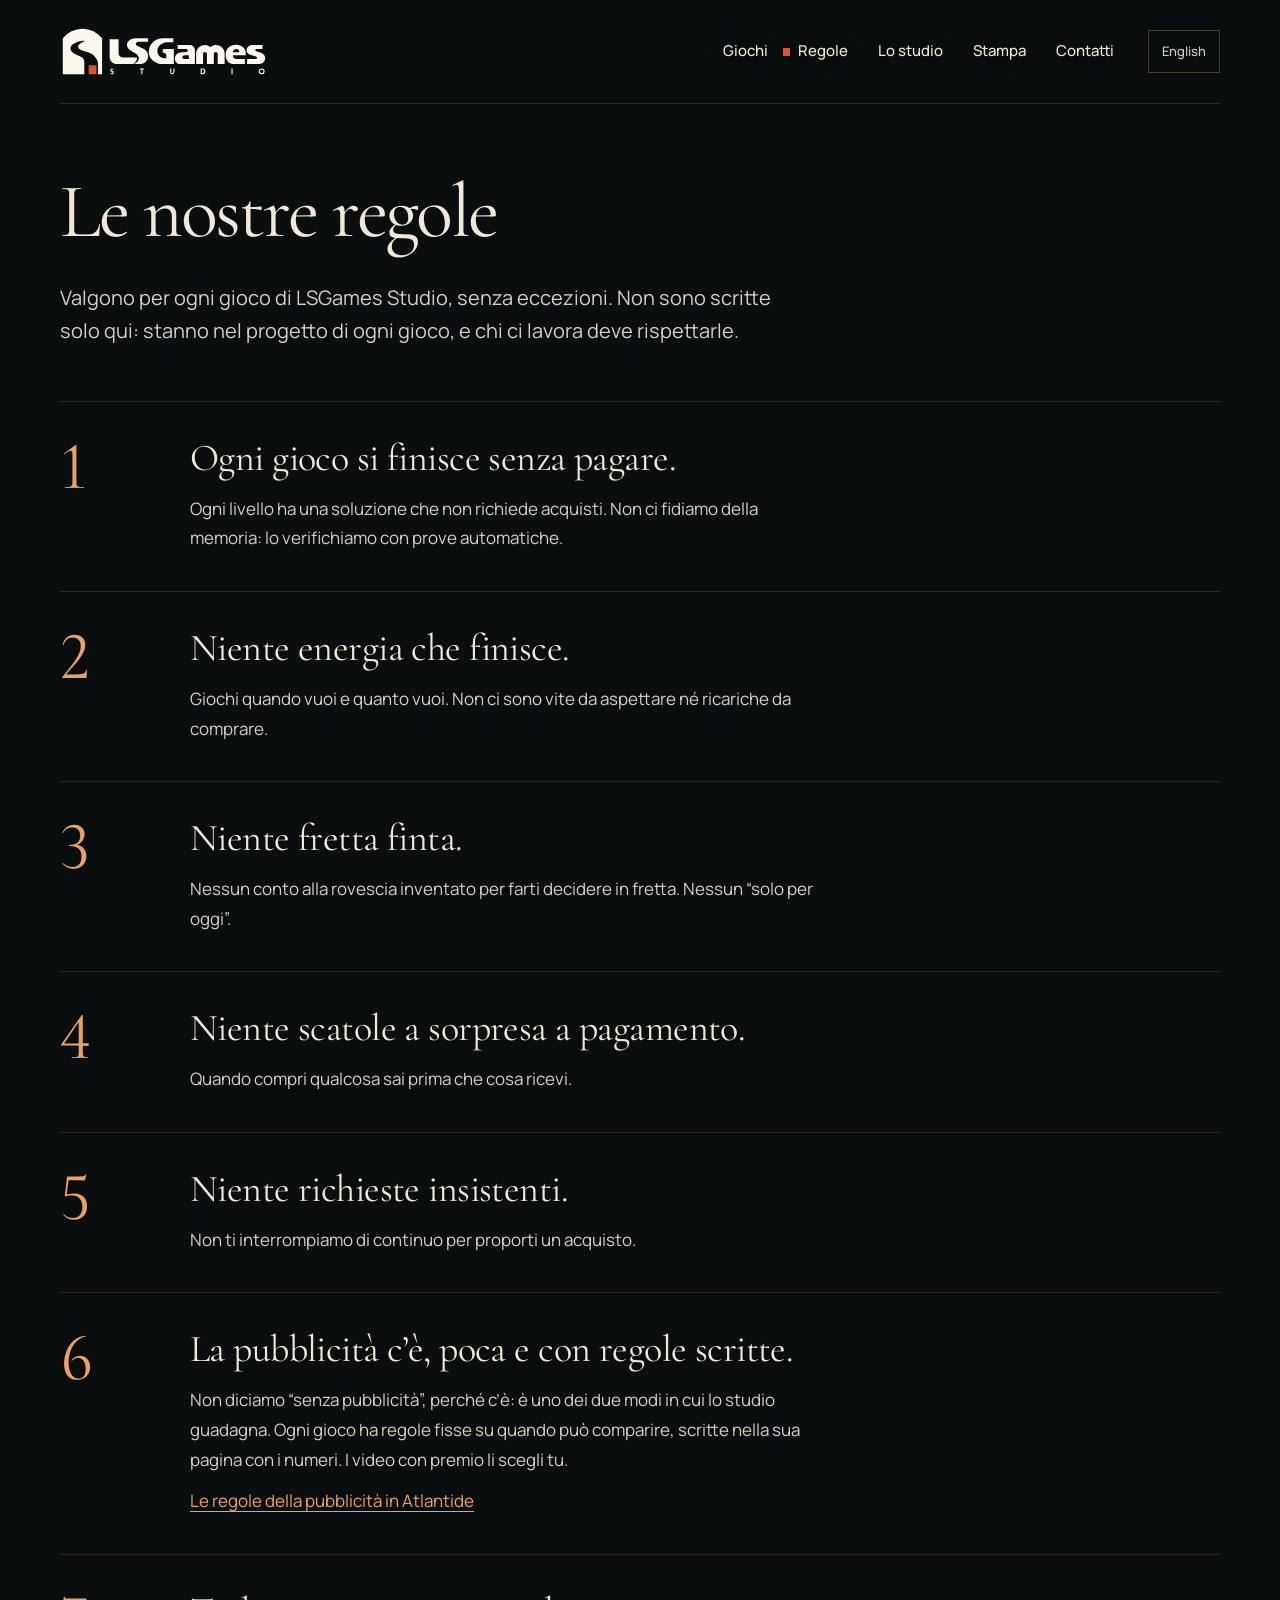
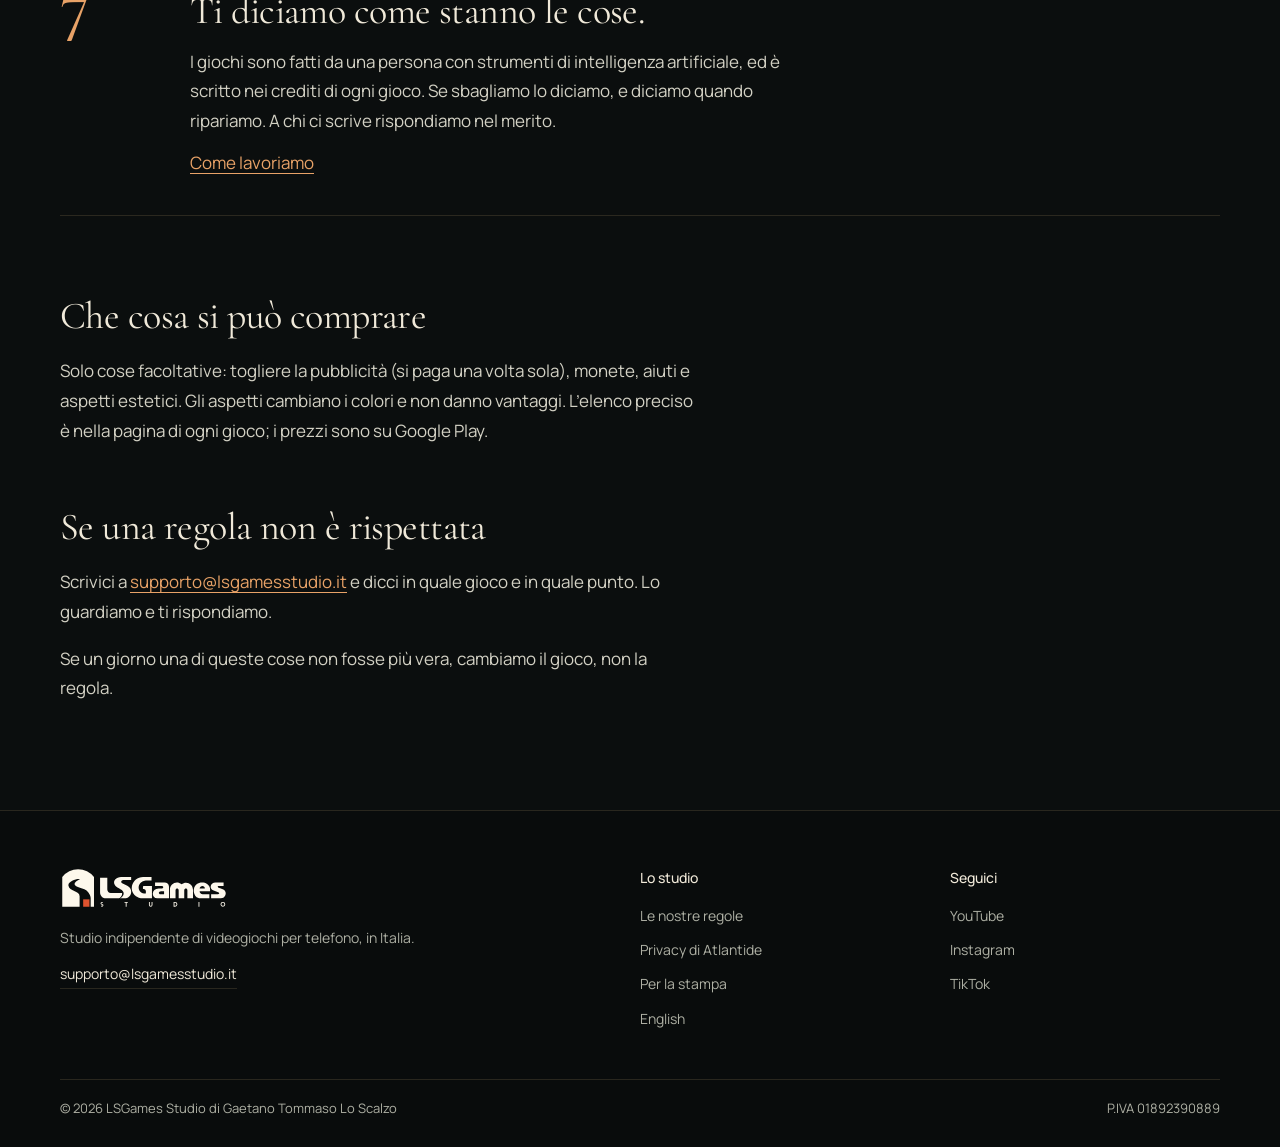
<file: regole/index.html>
<!doctype html>
<html lang="it">
<head>
<meta charset="utf-8">
<meta name="viewport" content="width=device-width, initial-scale=1">
<meta name="theme-color" content="#0b0e0e">
<title>Le nostre regole per giochi onesti - LSGames Studio</title>
<meta name="description" content="Le sette regole che valgono per ogni gioco di LSGames Studio: si finisce senza pagare, niente energia, niente fretta finta, pubblicità con regole scritte.">
<link rel="canonical" href="https://lsgamesstudio.it/regole/">
<link rel="alternate" hreflang="it" href="https://lsgamesstudio.it/regole/">
<link rel="alternate" hreflang="en" href="https://lsgamesstudio.it/en/rules/">
<link rel="alternate" hreflang="x-default" href="https://lsgamesstudio.it/en/rules/">
<meta property="og:site_name" content="LSGames Studio">
<meta property="og:type" content="website">
<meta property="og:locale" content="it_IT">
<meta property="og:title" content="Le nostre regole per giochi onesti - LSGames Studio">
<meta property="og:description" content="Le sette regole che valgono per ogni gioco di LSGames Studio: si finisce senza pagare, niente energia, niente fretta finta, pubblicità con regole scritte.">
<meta property="og:url" content="https://lsgamesstudio.it/regole/">
<meta property="og:image" content="https://lsgamesstudio.it/assets/og-studio.png">
<meta property="og:image:width" content="1200">
<meta property="og:image:height" content="630">
<meta property="og:image:alt" content="Il logo di LSGames Studio">
<meta name="twitter:card" content="summary_large_image">
<link rel="preload" href="../assets/fonts/latin-0.woff2" as="font" type="font/woff2" crossorigin>
<link rel="preload" href="../assets/fonts/latin-1.woff2" as="font" type="font/woff2" crossorigin>
<link rel="stylesheet" href="../assets/fonts/fonts.css">
<link rel="stylesheet" href="../sito.css?v=7efcd359ca">
<link rel="icon" href="../favicon.ico" sizes="48x48">
<link rel="icon" type="image/png" sizes="32x32" href="../assets/favicon-32.png">
<link rel="apple-touch-icon" sizes="180x180" href="../assets/apple-touch-icon.png">
</head>
<body>
<a class="skip" href="#contenuto">Vai al contenuto</a>
<header class="header wrap">
  <a class="brand" href="../" aria-label="LSGames Studio, pagina iniziale"><img src="../assets/marchio/logo-orizzontale-scuro.svg" alt="LSGames Studio" width="208" height="52"></a>
  <nav class="menu" aria-label="Navigazione principale"><a href="../#giochi">Giochi</a><a href="./" aria-current="page">Regole</a><a href="../studio/">Lo studio</a><a href="../stampa/">Stampa</a><a href="../#contatti">Contatti</a></nav>
  <a class="lang" href="../en/rules/" lang="en" hreflang="en">English</a>
</header>
<main id="contenuto">
<section class="page-head wrap">
  <h1>Le nostre regole</h1>
  <p class="lead">Valgono per ogni gioco di LSGames Studio, senza eccezioni. Non sono scritte solo qui: stanno nel progetto di ogni gioco, e chi ci lavora deve rispettarle.</p>
</section>

<section class="wrap">
  <ol class="rules">
    <li>
      <h2>Ogni gioco si finisce senza pagare.</h2>
      <p>Ogni livello ha una soluzione che non richiede acquisti. Non ci fidiamo della memoria: lo verifichiamo con prove automatiche.</p>
    </li>
    <li>
      <h2>Niente energia che finisce.</h2>
      <p>Giochi quando vuoi e quanto vuoi. Non ci sono vite da aspettare né ricariche da comprare.</p>
    </li>
    <li>
      <h2>Niente fretta finta.</h2>
      <p>Nessun conto alla rovescia inventato per farti decidere in fretta. Nessun “solo per oggi”.</p>
    </li>
    <li>
      <h2>Niente scatole a sorpresa a pagamento.</h2>
      <p>Quando compri qualcosa sai prima che cosa ricevi.</p>
    </li>
    <li>
      <h2>Niente richieste insistenti.</h2>
      <p>Non ti interrompiamo di continuo per proporti un acquisto.</p>
    </li>
    <li>
      <h2>La pubblicità c’è, poca e con regole scritte.</h2>
      <p>Non diciamo “senza pubblicità”, perché c’è: è uno dei due modi in cui lo studio guadagna. Ogni gioco ha regole fisse su quando può comparire, scritte nella sua pagina con i numeri. I video con premio li scegli tu.</p>
      <p><a href="../atlantide/#soldi">Le regole della pubblicità in Atlantide</a></p>
    </li>
    <li>
      <h2>Ti diciamo come stanno le cose.</h2>
      <p>I giochi sono fatti da una persona con strumenti di intelligenza artificiale, ed è scritto nei crediti di ogni gioco. Se sbagliamo lo diciamo, e diciamo quando ripariamo. A chi ci scrive rispondiamo nel merito.</p>
      <p><a href="../studio/">Come lavoriamo</a></p>
    </li>
  </ol>
</section>

<section class="wrap prose">
  <h2>Che cosa si può comprare</h2>
  <p>Solo cose facoltative: togliere la pubblicità (si paga una volta sola), monete, aiuti e aspetti estetici. Gli aspetti cambiano i colori e non danno vantaggi. L’elenco preciso è nella pagina di ogni gioco; i prezzi sono su Google Play.</p>

  <h2>Se una regola non è rispettata</h2>
  <p>Scrivici a <a href="mailto:supporto@lsgamesstudio.it">supporto@lsgamesstudio.it</a> e dicci in quale gioco e in quale punto. Lo guardiamo e ti rispondiamo.</p>
  <p>Se un giorno una di queste cose non fosse più vera, cambiamo il gioco, non la regola.</p>
</section>
</main>
<footer class="footer">
<div class="wrap footer-top">
  <div class="footer-brand"><img src="../assets/marchio/logo-orizzontale-scuro.svg" alt="LSGames Studio" width="168" height="42" loading="lazy"><p>Studio indipendente di videogiochi per telefono, in Italia.</p><a class="footer-mail" href="mailto:supporto@lsgamesstudio.it">supporto@lsgamesstudio.it</a></div>
  <nav class="footer-links" aria-label="Pagine di servizio"><p>Lo studio</p><a href="./">Le nostre regole</a><a href="../atlantide/privacy.html">Privacy di Atlantide</a><a href="../stampa/">Per la stampa</a><a href="../en/rules/" lang="en" hreflang="en">English</a></nav>
  <nav class="footer-links" aria-label="Seguici"><p>Seguici</p><a href="https://www.youtube.com/@lsgamesstudio" rel="me">YouTube</a><a href="https://www.instagram.com/lsgamesstudio/" rel="me">Instagram</a><a href="https://www.tiktok.com/@lsgamesstudio" rel="me">TikTok</a></nav>
</div>
<div class="wrap footer-legal">
  <p>© 2026 LSGames Studio di Gaetano Tommaso Lo Scalzo</p><p>P.IVA 01892390889</p>
</div>
</footer>
</body>
</html>
</file>
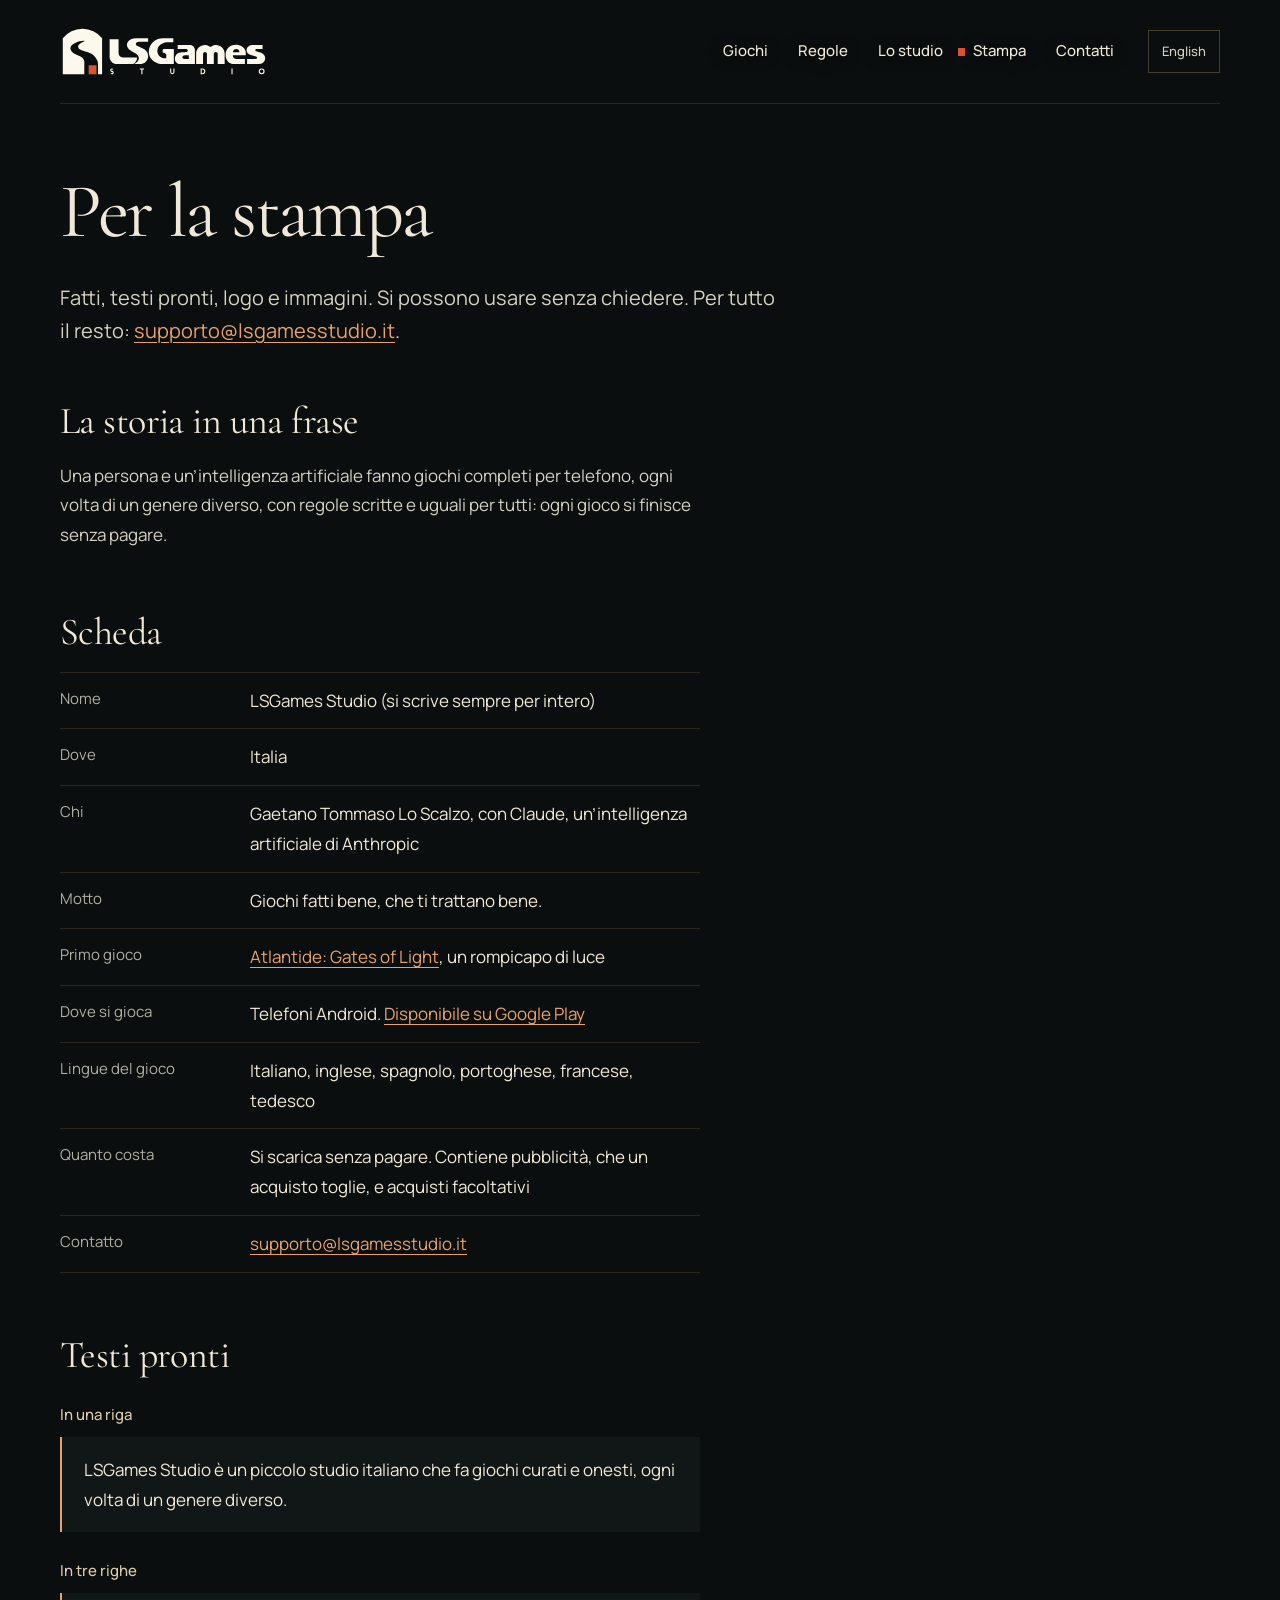
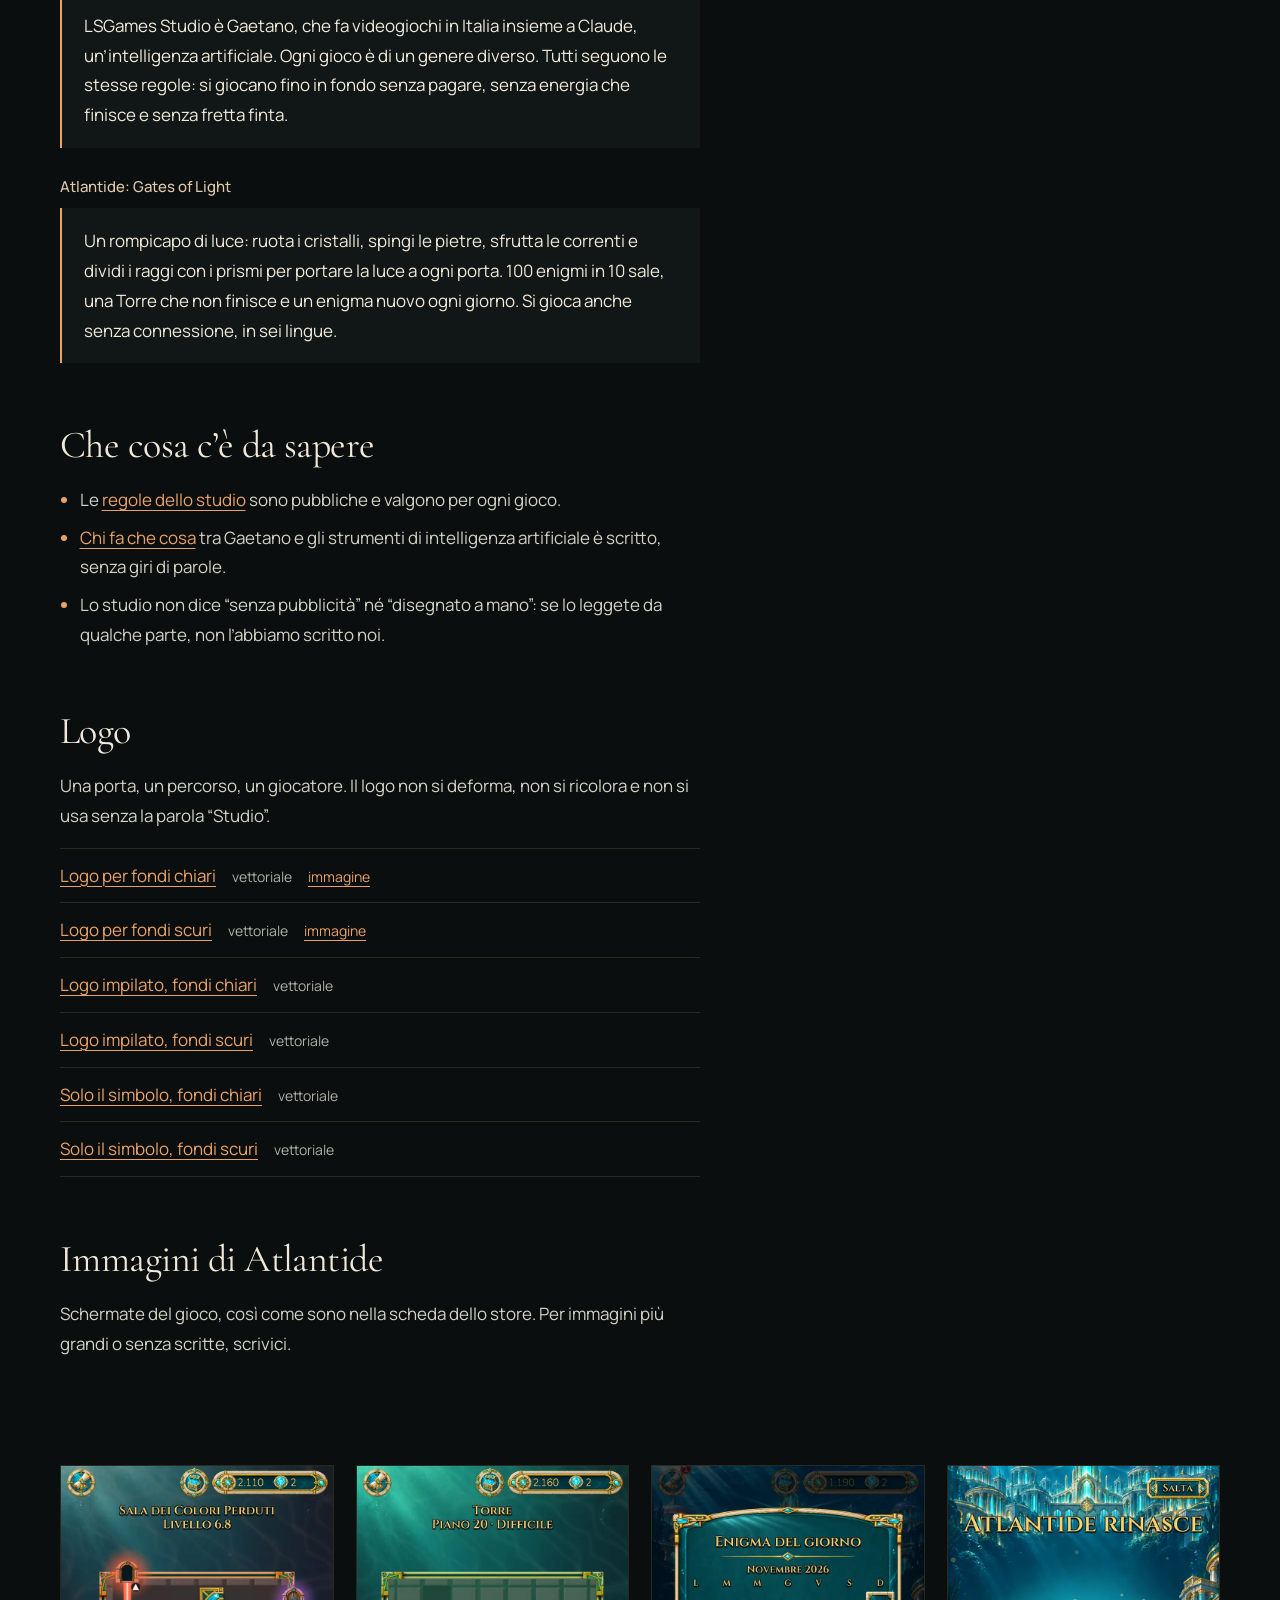
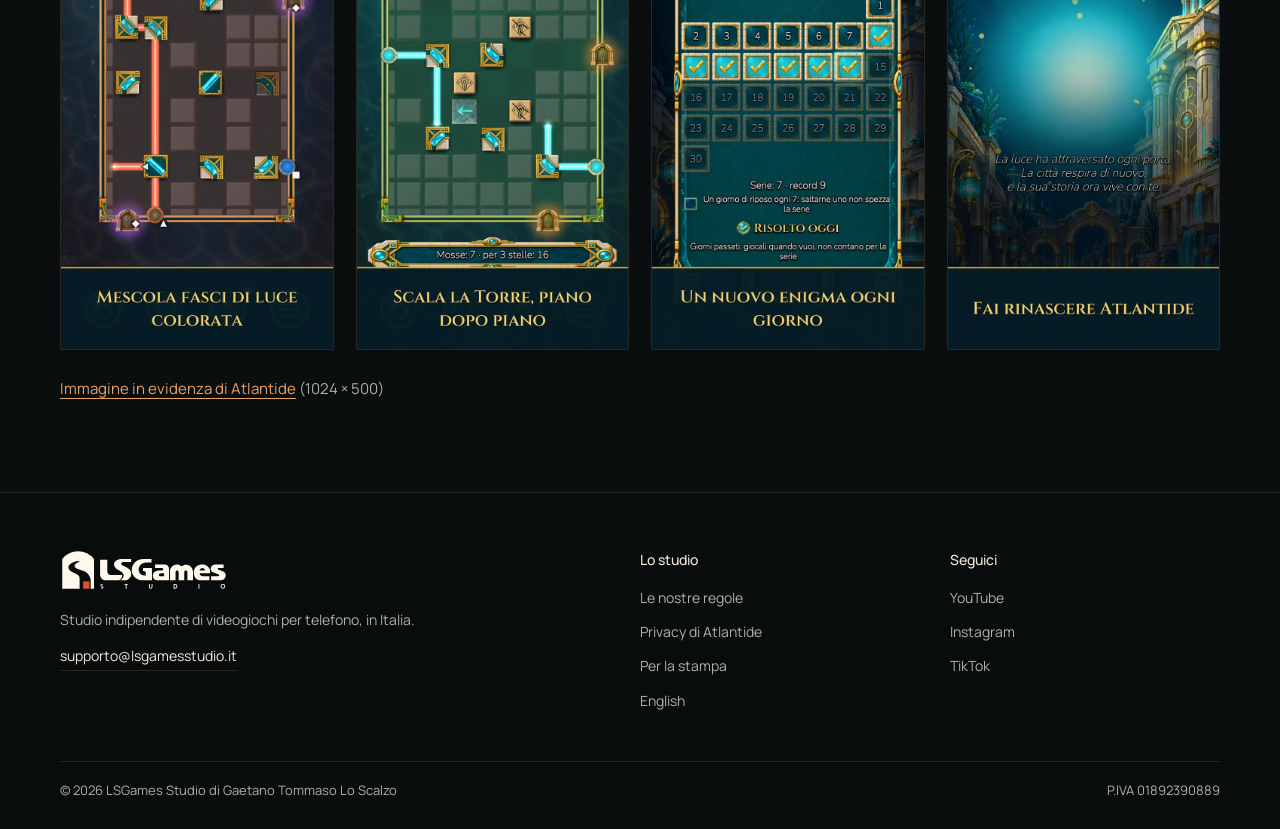
<file: stampa/index.html>
<!doctype html>
<html lang="it">
<head>
<meta charset="utf-8">
<meta name="viewport" content="width=device-width, initial-scale=1">
<meta name="theme-color" content="#0b0e0e">
<title>Per la stampa: fatti, logo e immagini - LSGames Studio</title>
<meta name="description" content="Fatti, testi pronti, logo e immagini di LSGames Studio e di Atlantide: Gates of Light, per giornalisti e creatori di video.">
<link rel="canonical" href="https://lsgamesstudio.it/stampa/">
<link rel="alternate" hreflang="it" href="https://lsgamesstudio.it/stampa/">
<link rel="alternate" hreflang="en" href="https://lsgamesstudio.it/en/press/">
<link rel="alternate" hreflang="x-default" href="https://lsgamesstudio.it/en/press/">
<meta property="og:site_name" content="LSGames Studio">
<meta property="og:type" content="website">
<meta property="og:locale" content="it_IT">
<meta property="og:title" content="Per la stampa: fatti, logo e immagini - LSGames Studio">
<meta property="og:description" content="Fatti, testi pronti, logo e immagini di LSGames Studio e di Atlantide: Gates of Light, per giornalisti e creatori di video.">
<meta property="og:url" content="https://lsgamesstudio.it/stampa/">
<meta property="og:image" content="https://lsgamesstudio.it/assets/og-studio.png">
<meta property="og:image:width" content="1200">
<meta property="og:image:height" content="630">
<meta property="og:image:alt" content="Il logo di LSGames Studio">
<meta name="twitter:card" content="summary_large_image">
<link rel="preload" href="../assets/fonts/latin-0.woff2" as="font" type="font/woff2" crossorigin>
<link rel="preload" href="../assets/fonts/latin-1.woff2" as="font" type="font/woff2" crossorigin>
<link rel="stylesheet" href="../assets/fonts/fonts.css">
<link rel="stylesheet" href="../sito.css?v=7efcd359ca">
<link rel="icon" href="../favicon.ico" sizes="48x48">
<link rel="icon" type="image/png" sizes="32x32" href="../assets/favicon-32.png">
<link rel="apple-touch-icon" sizes="180x180" href="../assets/apple-touch-icon.png">
</head>
<body>
<a class="skip" href="#contenuto">Vai al contenuto</a>
<header class="header wrap">
  <a class="brand" href="../" aria-label="LSGames Studio, pagina iniziale"><img src="../assets/marchio/logo-orizzontale-scuro.svg" alt="LSGames Studio" width="208" height="52"></a>
  <nav class="menu" aria-label="Navigazione principale"><a href="../#giochi">Giochi</a><a href="../regole/">Regole</a><a href="../studio/">Lo studio</a><a href="./" aria-current="page">Stampa</a><a href="../#contatti">Contatti</a></nav>
  <a class="lang" href="../en/press/" lang="en" hreflang="en">English</a>
</header>
<main id="contenuto">
<section class="page-head wrap">
  <h1>Per la stampa</h1>
  <p class="lead">Fatti, testi pronti, logo e immagini. Si possono usare senza chiedere. Per tutto il resto: <a href="mailto:supporto@lsgamesstudio.it">supporto@lsgamesstudio.it</a>.</p>
</section>

<section class="wrap prose">
  <h2>La storia in una frase</h2>
  <p>Una persona e un’intelligenza artificiale fanno giochi completi per telefono, ogni volta di un genere diverso, con regole scritte e uguali per tutti: ogni gioco si finisce senza pagare.</p>

  <h2>Scheda</h2>
  <dl class="facts">
    <div><dt>Nome</dt><dd>LSGames Studio (si scrive sempre per intero)</dd></div>
    <div><dt>Dove</dt><dd>Italia</dd></div>
    <div><dt>Chi</dt><dd>Gaetano Tommaso Lo Scalzo, con Claude, un’intelligenza artificiale di Anthropic</dd></div>
    <div><dt>Motto</dt><dd>Giochi fatti bene, che ti trattano bene.</dd></div>
    <div><dt>Primo gioco</dt><dd><a href="../atlantide/">Atlantide: Gates of Light</a>, un rompicapo di luce</dd></div>
    <div><dt>Dove si gioca</dt><dd>Telefoni Android. <a href="https://play.google.com/store/apps/details?id=com.lsgames.atlantide&amp;referrer=utm_source%3Dsito%26utm_medium%3Dweb%26utm_campaign%3Dlaunch_nov26">Disponibile su Google Play</a></dd></div>
    <div><dt>Lingue del gioco</dt><dd>Italiano, inglese, spagnolo, portoghese, francese, tedesco</dd></div>
    <div><dt>Quanto costa</dt><dd>Si scarica senza pagare. Contiene pubblicità, che un acquisto toglie, e acquisti facoltativi</dd></div>
    <div><dt>Contatto</dt><dd><a href="mailto:supporto@lsgamesstudio.it">supporto@lsgamesstudio.it</a></dd></div>
  </dl>

  <h2>Testi pronti</h2>
  <h3>In una riga</h3>
  <blockquote class="copy">LSGames Studio è un piccolo studio italiano che fa giochi curati e onesti, ogni volta di un genere diverso.</blockquote>
  <h3>In tre righe</h3>
  <blockquote class="copy">LSGames Studio è Gaetano, che fa videogiochi in Italia insieme a Claude, un’intelligenza artificiale. Ogni gioco è di un genere diverso. Tutti seguono le stesse regole: si giocano fino in fondo senza pagare, senza energia che finisce e senza fretta finta.</blockquote>
  <h3>Atlantide: Gates of Light</h3>
  <blockquote class="copy">Un rompicapo di luce: ruota i cristalli, spingi le pietre, sfrutta le correnti e dividi i raggi con i prismi per portare la luce a ogni porta. 100 enigmi in 10 sale, una Torre che non finisce e un enigma nuovo ogni giorno. Si gioca anche senza connessione, in sei lingue.</blockquote>

  <h2>Che cosa c’è da sapere</h2>
  <ul>
    <li>Le <a href="../regole/">regole dello studio</a> sono pubbliche e valgono per ogni gioco.</li>
    <li><a href="../studio/">Chi fa che cosa</a> tra Gaetano e gli strumenti di intelligenza artificiale è scritto, senza giri di parole.</li>
    <li>Lo studio non dice “senza pubblicità” né “disegnato a mano”: se lo leggete da qualche parte, non l’abbiamo scritto noi.</li>
  </ul>

  <h2>Logo</h2>
  <p>Una porta, un percorso, un giocatore. Il logo non si deforma, non si ricolora e non si usa senza la parola “Studio”.</p>
  <ul class="downloads">
    <li><a href="../assets/marchio/logo-orizzontale.svg">Logo per fondi chiari</a> <span>vettoriale</span> <a href="../assets/marchio/logo-orizzontale.png">immagine</a></li>
    <li><a href="../assets/marchio/logo-orizzontale-scuro.svg">Logo per fondi scuri</a> <span>vettoriale</span> <a href="../assets/marchio/logo-orizzontale-scuro.png">immagine</a></li>
    <li><a href="../assets/marchio/logo-impilato.svg">Logo impilato, fondi chiari</a> <span>vettoriale</span></li>
    <li><a href="../assets/marchio/logo-impilato-scuro.svg">Logo impilato, fondi scuri</a> <span>vettoriale</span></li>
    <li><a href="../assets/marchio/simbolo.svg">Solo il simbolo, fondi chiari</a> <span>vettoriale</span></li>
    <li><a href="../assets/marchio/simbolo-scuro.svg">Solo il simbolo, fondi scuri</a> <span>vettoriale</span></li>
  </ul>

  <h2>Immagini di Atlantide</h2>
  <p>Schermate del gioco, così come sono nella scheda dello store. Per immagini più grandi o senza scritte, scrivici.</p>
</section>
<section class="wrap">
  <div class="shots">
    <a href="../assets/atlantide/it-1.webp"><img src="../assets/atlantide/it-1.webp" alt="Sala dei Colori Perduti, livello 6.8: fasci di luce colorata attraversano i cristalli" width="720" height="1280" loading="lazy"></a>
    <a href="../assets/atlantide/it-2.webp"><img src="../assets/atlantide/it-2.webp" alt="La Torre, piano 20: un raggio azzurro tra cristalli e pietre" width="720" height="1280" loading="lazy"></a>
    <a href="../assets/atlantide/it-3.webp"><img src="../assets/atlantide/it-3.webp" alt="Il calendario dell'enigma del giorno, con una serie di sette giorni" width="720" height="1280" loading="lazy"></a>
    <a href="../assets/atlantide/it-4.webp"><img src="../assets/atlantide/it-4.webp" alt="La città di Atlantide che torna a illuminarsi" width="720" height="1280" loading="lazy"></a>
  </div>
  <p class="shots-note"><a href="../assets/atlantide.jpg">Immagine in evidenza di Atlantide</a> (1024 × 500)</p>
</section>
</main>
<footer class="footer">
<div class="wrap footer-top">
  <div class="footer-brand"><img src="../assets/marchio/logo-orizzontale-scuro.svg" alt="LSGames Studio" width="168" height="42" loading="lazy"><p>Studio indipendente di videogiochi per telefono, in Italia.</p><a class="footer-mail" href="mailto:supporto@lsgamesstudio.it">supporto@lsgamesstudio.it</a></div>
  <nav class="footer-links" aria-label="Pagine di servizio"><p>Lo studio</p><a href="../regole/">Le nostre regole</a><a href="../atlantide/privacy.html">Privacy di Atlantide</a><a href="./">Per la stampa</a><a href="../en/press/" lang="en" hreflang="en">English</a></nav>
  <nav class="footer-links" aria-label="Seguici"><p>Seguici</p><a href="https://www.youtube.com/@lsgamesstudio" rel="me">YouTube</a><a href="https://www.instagram.com/lsgamesstudio/" rel="me">Instagram</a><a href="https://www.tiktok.com/@lsgamesstudio" rel="me">TikTok</a></nav>
</div>
<div class="wrap footer-legal">
  <p>© 2026 LSGames Studio di Gaetano Tommaso Lo Scalzo</p><p>P.IVA 01892390889</p>
</div>
</footer>
</body>
</html>
</file>
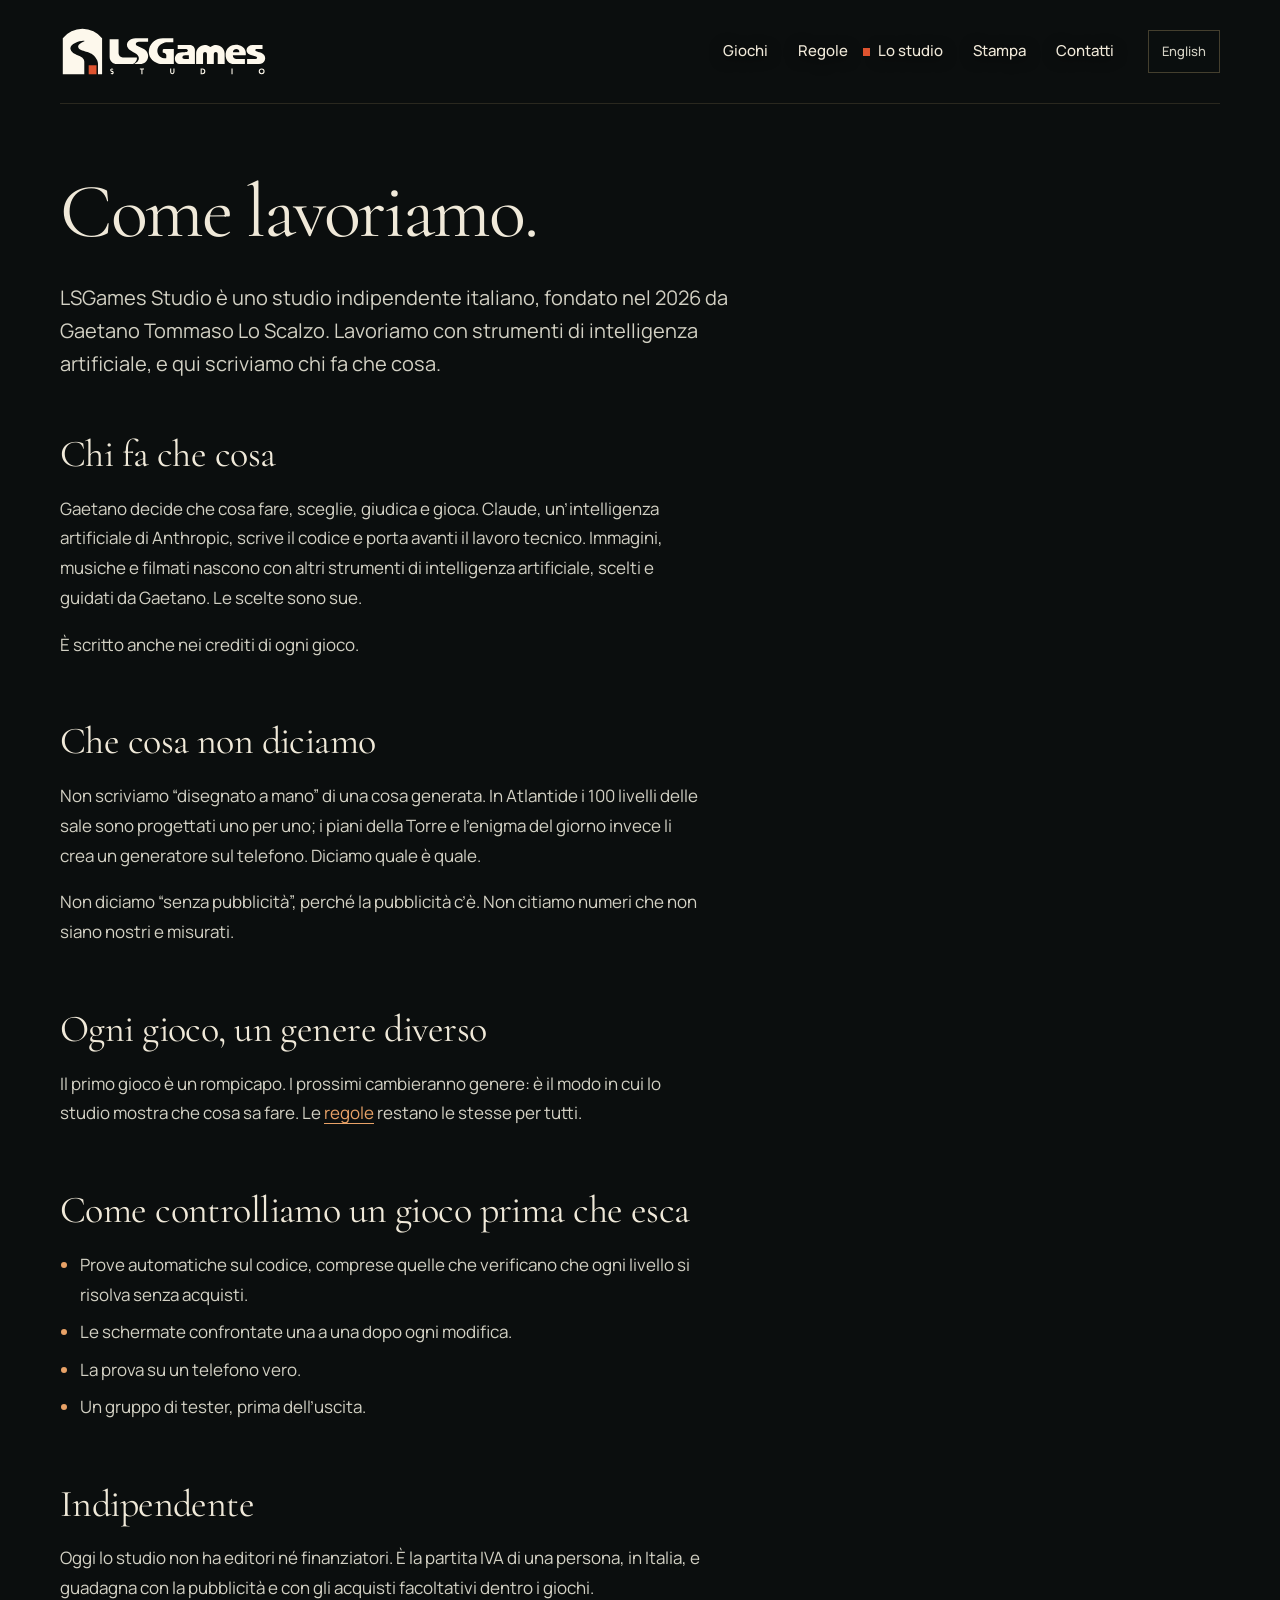
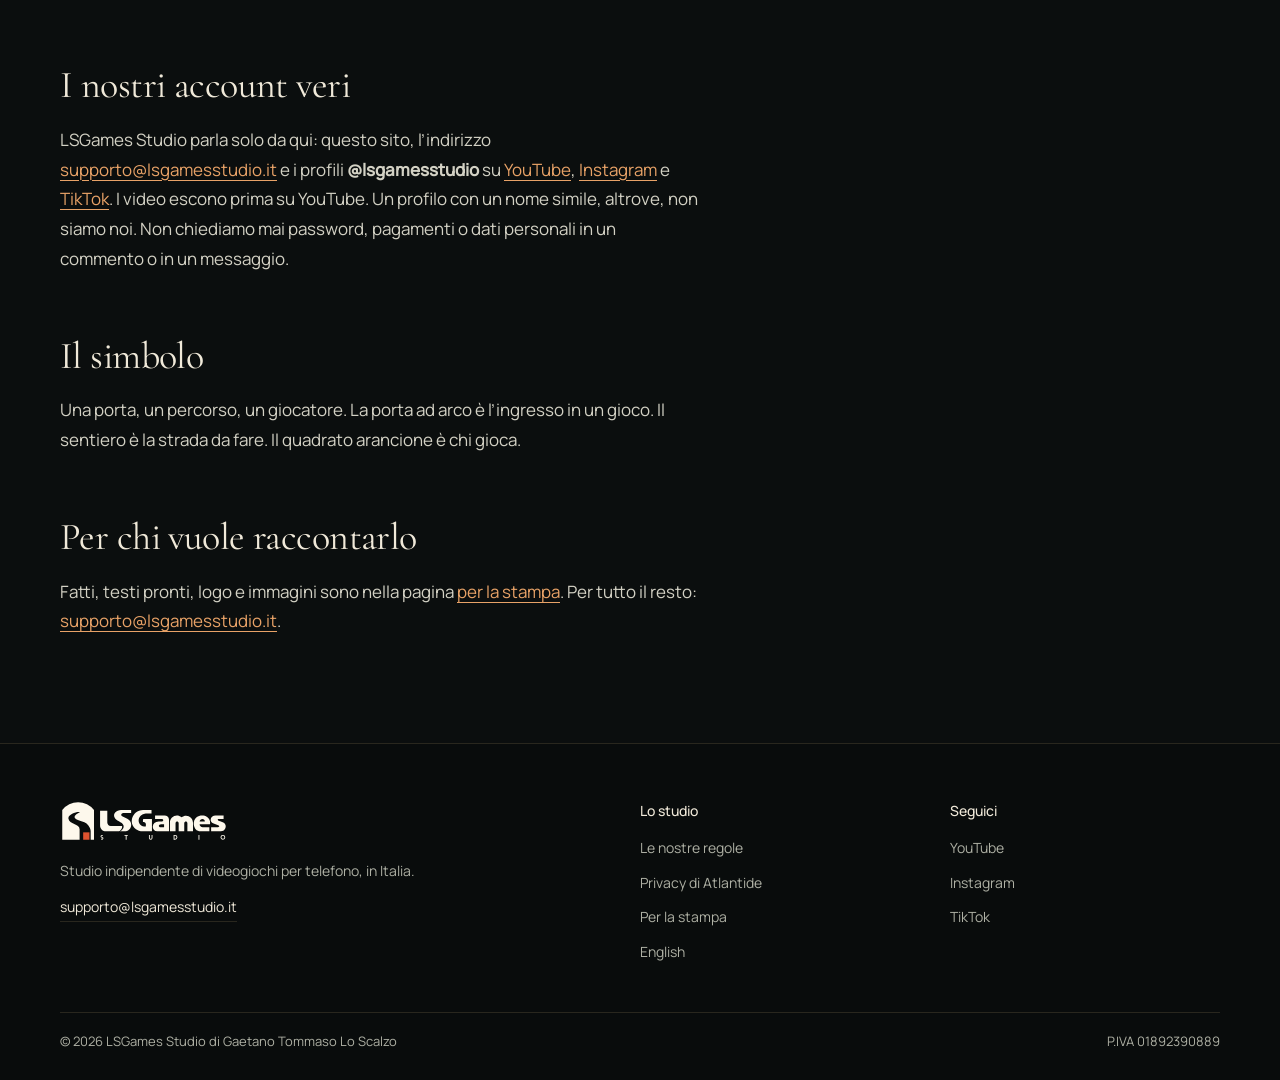
<file: studio/index.html>
<!doctype html>
<html lang="it">
<head>
<meta charset="utf-8">
<meta name="viewport" content="width=device-width, initial-scale=1">
<meta name="theme-color" content="#0b0e0e">
<title>Come lavoriamo - LSGames Studio</title>
<meta name="description" content="LSGames Studio è uno studio indipendente italiano di videogiochi per telefono. Chi fa che cosa, con quali strumenti, e come controlliamo un gioco prima che esca.">
<link rel="canonical" href="https://lsgamesstudio.it/studio/">
<link rel="alternate" hreflang="it" href="https://lsgamesstudio.it/studio/">
<link rel="alternate" hreflang="en" href="https://lsgamesstudio.it/en/studio/">
<link rel="alternate" hreflang="x-default" href="https://lsgamesstudio.it/en/studio/">
<meta property="og:site_name" content="LSGames Studio">
<meta property="og:type" content="website">
<meta property="og:locale" content="it_IT">
<meta property="og:title" content="Come lavoriamo - LSGames Studio">
<meta property="og:description" content="LSGames Studio è uno studio indipendente italiano di videogiochi per telefono. Chi fa che cosa, con quali strumenti, e come controlliamo un gioco prima che esca.">
<meta property="og:url" content="https://lsgamesstudio.it/studio/">
<meta property="og:image" content="https://lsgamesstudio.it/assets/og-studio.png">
<meta property="og:image:width" content="1200">
<meta property="og:image:height" content="630">
<meta property="og:image:alt" content="Il logo di LSGames Studio">
<meta name="twitter:card" content="summary_large_image">
<link rel="preload" href="../assets/fonts/latin-0.woff2" as="font" type="font/woff2" crossorigin>
<link rel="preload" href="../assets/fonts/latin-1.woff2" as="font" type="font/woff2" crossorigin>
<link rel="stylesheet" href="../assets/fonts/fonts.css">
<link rel="stylesheet" href="../sito.css?v=7efcd359ca">
<link rel="icon" href="../favicon.ico" sizes="48x48">
<link rel="icon" type="image/png" sizes="32x32" href="../assets/favicon-32.png">
<link rel="apple-touch-icon" sizes="180x180" href="../assets/apple-touch-icon.png">
</head>
<body>
<a class="skip" href="#contenuto">Vai al contenuto</a>
<header class="header wrap">
  <a class="brand" href="../" aria-label="LSGames Studio, pagina iniziale"><img src="../assets/marchio/logo-orizzontale-scuro.svg" alt="LSGames Studio" width="208" height="52"></a>
  <nav class="menu" aria-label="Navigazione principale"><a href="../#giochi">Giochi</a><a href="../regole/">Regole</a><a href="./" aria-current="page">Lo studio</a><a href="../stampa/">Stampa</a><a href="../#contatti">Contatti</a></nav>
  <a class="lang" href="../en/studio/" lang="en" hreflang="en">English</a>
</header>
<main id="contenuto">
<section class="page-head wrap">
  <h1>Come lavoriamo.</h1>
  <p class="lead">LSGames Studio è uno studio indipendente italiano, fondato nel 2026 da Gaetano Tommaso Lo Scalzo. Lavoriamo con strumenti di intelligenza artificiale, e qui scriviamo chi fa che cosa.</p>
</section>

<section class="wrap prose">
  <h2>Chi fa che cosa</h2>
  <p>Gaetano decide che cosa fare, sceglie, giudica e gioca. Claude, un’intelligenza artificiale di Anthropic, scrive il codice e porta avanti il lavoro tecnico. Immagini, musiche e filmati nascono con altri strumenti di intelligenza artificiale, scelti e guidati da Gaetano. Le scelte sono sue.</p>
  <p>È scritto anche nei crediti di ogni gioco.</p>

  <h2>Che cosa non diciamo</h2>
  <p>Non scriviamo “disegnato a mano” di una cosa generata. In Atlantide i 100 livelli delle sale sono progettati uno per uno; i piani della Torre e l’enigma del giorno invece li crea un generatore sul telefono. Diciamo quale è quale.</p>
  <p>Non diciamo “senza pubblicità”, perché la pubblicità c’è. Non citiamo numeri che non siano nostri e misurati.</p>

  <h2>Ogni gioco, un genere diverso</h2>
  <p>Il primo gioco è un rompicapo. I prossimi cambieranno genere: è il modo in cui lo studio mostra che cosa sa fare. Le <a href="../regole/">regole</a> restano le stesse per tutti.</p>

  <h2>Come controlliamo un gioco prima che esca</h2>
  <ul>
    <li>Prove automatiche sul codice, comprese quelle che verificano che ogni livello si risolva senza acquisti.</li>
    <li>Le schermate confrontate una a una dopo ogni modifica.</li>
    <li>La prova su un telefono vero.</li>
    <li>Un gruppo di tester, prima dell’uscita.</li>
  </ul>

  <h2>Indipendente</h2>
  <p>Oggi lo studio non ha editori né finanziatori. È la partita IVA di una persona, in Italia, e guadagna con la pubblicità e con gli acquisti facoltativi dentro i giochi.</p>

  <h2>I nostri account veri</h2>
  <p>LSGames Studio parla solo da qui: questo sito, l’indirizzo <a href="mailto:supporto@lsgamesstudio.it">supporto@lsgamesstudio.it</a> e i profili <strong>@lsgamesstudio</strong> su <a href="https://www.youtube.com/@lsgamesstudio" rel="me">YouTube</a>, <a href="https://www.instagram.com/lsgamesstudio/" rel="me">Instagram</a> e <a href="https://www.tiktok.com/@lsgamesstudio" rel="me">TikTok</a>. I video escono prima su YouTube. Un profilo con un nome simile, altrove, non siamo noi. Non chiediamo mai password, pagamenti o dati personali in un commento o in un messaggio.</p>

  <h2>Il simbolo</h2>
  <p>Una porta, un percorso, un giocatore. La porta ad arco è l’ingresso in un gioco. Il sentiero è la strada da fare. Il quadrato arancione è chi gioca.</p>

  <h2>Per chi vuole raccontarlo</h2>
  <p>Fatti, testi pronti, logo e immagini sono nella pagina <a href="../stampa/">per la stampa</a>. Per tutto il resto: <a href="mailto:supporto@lsgamesstudio.it">supporto@lsgamesstudio.it</a>.</p>
</section>
</main>
<footer class="footer">
<div class="wrap footer-top">
  <div class="footer-brand"><img src="../assets/marchio/logo-orizzontale-scuro.svg" alt="LSGames Studio" width="168" height="42" loading="lazy"><p>Studio indipendente di videogiochi per telefono, in Italia.</p><a class="footer-mail" href="mailto:supporto@lsgamesstudio.it">supporto@lsgamesstudio.it</a></div>
  <nav class="footer-links" aria-label="Pagine di servizio"><p>Lo studio</p><a href="../regole/">Le nostre regole</a><a href="../atlantide/privacy.html">Privacy di Atlantide</a><a href="../stampa/">Per la stampa</a><a href="../en/studio/" lang="en" hreflang="en">English</a></nav>
  <nav class="footer-links" aria-label="Seguici"><p>Seguici</p><a href="https://www.youtube.com/@lsgamesstudio" rel="me">YouTube</a><a href="https://www.instagram.com/lsgamesstudio/" rel="me">Instagram</a><a href="https://www.tiktok.com/@lsgamesstudio" rel="me">TikTok</a></nav>
</div>
<div class="wrap footer-legal">
  <p>© 2026 LSGames Studio di Gaetano Tommaso Lo Scalzo</p><p>P.IVA 01892390889</p>
</div>
</footer>
</body>
</html>
</file>
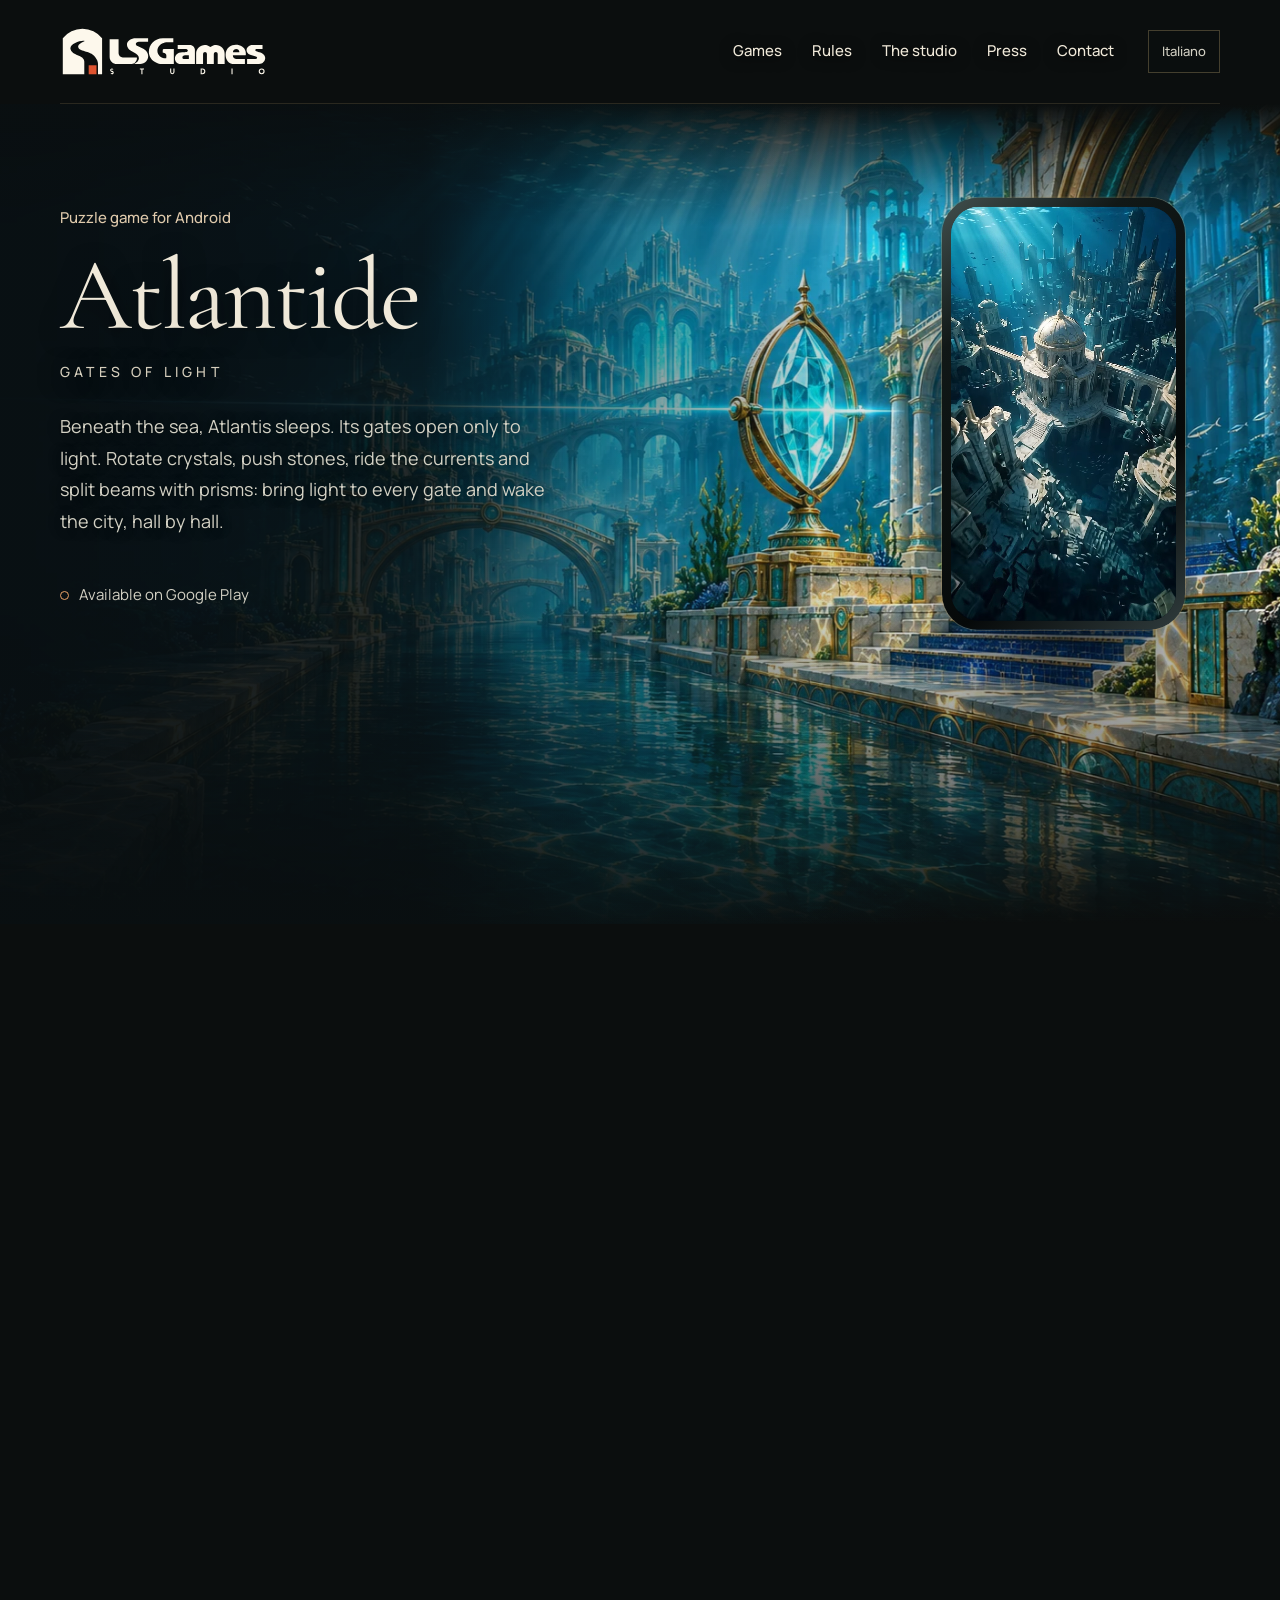
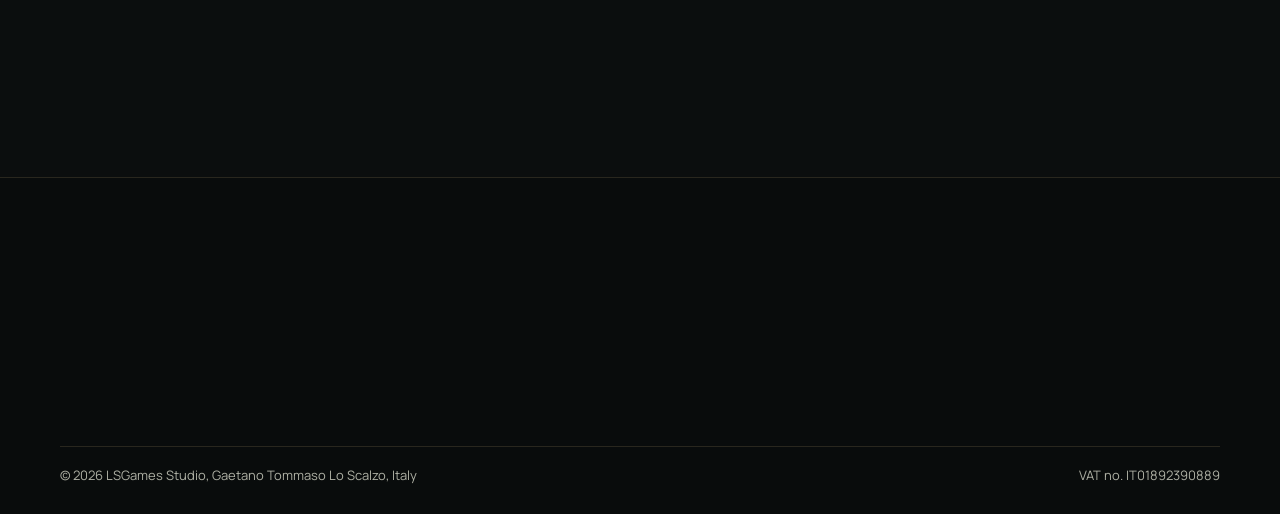
<file: en/atlantide/index.html>
<!doctype html>
<html lang="en">
<head>
<meta charset="utf-8">
<meta name="viewport" content="width=device-width, initial-scale=1">
<meta name="theme-color" content="#0b0e0e">
<title>Atlantide: Gates of Light - a light puzzle game | LSGames Studio</title>
<meta name="description" content="A light puzzle game for Android: 100 puzzles in 10 halls, an endless Tower and a new puzzle every day. Every level can be solved without paying.">
<link rel="canonical" href="https://lsgamesstudio.it/en/atlantide/">
<link rel="alternate" hreflang="it" href="https://lsgamesstudio.it/atlantide/">
<link rel="alternate" hreflang="en" href="https://lsgamesstudio.it/en/atlantide/">
<link rel="alternate" hreflang="x-default" href="https://lsgamesstudio.it/en/atlantide/">
<meta property="og:site_name" content="LSGames Studio">
<meta property="og:type" content="website">
<meta property="og:locale" content="en_GB">
<meta property="og:title" content="Atlantide: Gates of Light - a light puzzle game | LSGames Studio">
<meta property="og:description" content="A light puzzle game for Android: 100 puzzles in 10 halls, an endless Tower and a new puzzle every day. Every level can be solved without paying.">
<meta property="og:url" content="https://lsgamesstudio.it/en/atlantide/">
<meta property="og:image" content="https://lsgamesstudio.it/assets/atlantide.jpg">
<meta property="og:image:width" content="1024">
<meta property="og:image:height" content="500">
<meta property="og:image:alt" content="A beam of light passes through a crystal and lights a gate in the sunken ruins of Atlantis">
<meta name="twitter:card" content="summary_large_image">
<link rel="preload" href="../../assets/fonts/latin-0.woff2" as="font" type="font/woff2" crossorigin>
<link rel="preload" href="../../assets/fonts/latin-1.woff2" as="font" type="font/woff2" crossorigin>
<link rel="stylesheet" href="../../assets/fonts/fonts.css">
<link rel="stylesheet" href="../../sito.css?v=flow-pausa-2s">
<link rel="icon" href="../../favicon.ico" sizes="48x48">
<link rel="icon" type="image/png" sizes="32x32" href="../../assets/favicon-32.png">
<link rel="apple-touch-icon" sizes="180x180" href="../../assets/apple-touch-icon.png">
<script src="../../cinematic.js?v=flow-dissolvenza-2" defer></script>
<script type="application/ld+json">{"@context": "https://schema.org", "@type": "VideoGame", "name": "Atlantide: Gates of Light", "url": "https://lsgamesstudio.it/en/atlantide/", "description": "A light puzzle game for Android: 100 puzzles in 10 halls, an endless Tower and a new puzzle every day. Every level can be solved without paying.", "image": "https://lsgamesstudio.it/assets/atlantide.jpg", "genre": "Puzzle", "gamePlatform": "Android", "operatingSystem": "Android", "applicationCategory": "GameApplication", "playMode": "SinglePlayer", "isAccessibleForFree": true, "offers": {"@type": "Offer", "price": "0", "priceCurrency": "EUR"}, "screenshot": ["https://lsgamesstudio.it/assets/atlantide/en-1.webp", "https://lsgamesstudio.it/assets/atlantide/en-2.webp", "https://lsgamesstudio.it/assets/atlantide/en-3.webp", "https://lsgamesstudio.it/assets/atlantide/en-4.webp"], "trailer": {"@type": "VideoObject", "name": "Atlantide: Gates of Light", "description": "A journey through the sunken city, from its dome to the sea at sunset.", "thumbnailUrl": "https://lsgamesstudio.it/assets/atlantide-flow.webp", "contentUrl": "https://lsgamesstudio.it/assets/atlantide-flow.mp4", "uploadDate": "2026-11-19", "duration": "PT10S"}, "inLanguage": ["it", "en", "es", "pt", "fr", "de"], "author": {"@type": "Organization", "@id": "https://lsgamesstudio.it/#studio", "name": "LSGames Studio", "url": "https://lsgamesstudio.it/", "logo": "https://lsgamesstudio.it/assets/icon-512.png", "email": "supporto@lsgamesstudio.it", "slogan": "Games made well, that treat you well.", "founder": {"@type": "Person", "name": "Gaetano Tommaso Lo Scalzo"}, "address": {"@type": "PostalAddress", "addressCountry": "IT"}, "sameAs": ["https://www.youtube.com/@lsgamesstudio", "https://www.instagram.com/lsgamesstudio/", "https://www.tiktok.com/@lsgamesstudio"]}, "publisher": {"@id": "https://lsgamesstudio.it/#studio"}}</script>
</head>
<body class="game">
<a class="skip" href="#contenuto">Skip to content</a>
<header class="header wrap">
  <a class="brand" href="../" aria-label="LSGames Studio, home page"><img src="../../assets/marchio/logo-orizzontale-scuro.svg" alt="LSGames Studio" width="208" height="52"></a>
  <nav class="menu" aria-label="Main navigation"><a href="../#games">Games</a><a href="../rules/">Rules</a><a href="../studio/">The studio</a><a href="../press/">Press</a><a href="../#contact">Contact</a></nav>
  <a class="lang" href="../../atlantide/" lang="it" hreflang="it">Italiano</a>
</header>
<main id="contenuto">
<article class="feature feature--page" aria-labelledby="titolo-gioco">
  <div class="feature-scene" aria-hidden="true"><img src="../../assets/atlantide-canale.webp" alt="" width="1672" height="941" fetchpriority="high"><video class="scene-video" data-media="(max-width: 1000px)" muted playsinline loop preload="none" data-src="../../assets/atlantide-flow.mp4" poster="../../assets/atlantide-flow.webp" data-webm="../../assets/atlantide-flow.webm" data-loop-pause></video></div>
  <div class="wrap feature-content">
    <div class="feature-phone" aria-hidden="true"><video data-media="(min-width: 1001px)" muted playsinline loop preload="none" data-src="../../assets/atlantide-flow.mp4" poster="../../assets/atlantide-flow.webp" data-webm="../../assets/atlantide-flow.webm" data-loop-pause></video></div>
    <p class="feature-kicker">Puzzle game for Android</p>
    <h1 id="titolo-gioco" class="feature-title">Atlantide<span>Gates of Light</span></h1>
    <p class="feature-text">Beneath the sea, Atlantis sleeps. Its gates open only to light. Rotate crystals, push stones, ride the currents and split beams with prisms: bring light to every gate and wake the city, hall by hall.</p>
    <div class="game-links"><a class="status" href="https://play.google.com/store/apps/details?id=com.lsgames.atlantide&amp;referrer=utm_source%3Dsito%26utm_medium%3Dweb%26utm_campaign%3Dlaunch_nov26">Available on Google Play</a></div>
  </div>
  <div id="demo" class="wrap feature-play" hidden>
    <div class="play-copy">
      <p class="lp-chapter"></p>
      <h2 class="play-title"></h2>
      <p class="lp-instruction"></p>
      <p class="lp-status" role="status"></p>
      <div class="lp-actions"><span class="lp-moves">Moves: <b>0</b></span><button class="lp-reset text-link" type="button">Start again</button><button class="button button--store lp-next" type="button" hidden>Next puzzle</button></div>
    </div>
    <div class="lightplay" role="group" aria-label="Light puzzle" data-cols="6" data-rows="5">
      <svg class="lp-beam" viewBox="0 0 6 5" aria-hidden="true"><path class="lp-glow" d=""/><path class="lp-core" d=""/><path class="lp-flow" d=""/></svg>
      <span class="lp-source" aria-hidden="true"></span>
      <span class="lp-door" aria-hidden="true"><i></i><i></i></span>
    </div>
  </div>
</article>

<section class="wrap inside" aria-labelledby="inside">
  <h2 id="inside">What is inside</h2>
  <ul class="feature-list">
    <li><strong>100 puzzles in 10 halls.</strong> Designed one by one. Every hall adds a new idea: lightstreams, tides, prisms, coloured light, twin portals.</li>
    <li><strong>An endless Tower.</strong> Every floor is a little harder than the last, never unfair.</li>
    <li><strong>A new puzzle every day.</strong> Easy on Monday, tough on Sunday.</li>
    <li><strong>A city reborn.</strong> Every hall you complete lights up a district of Atlantis and reveals a piece of its story.</li>
    <li><strong>Your own pace.</strong> Undo and restart whenever you like. If you are stuck, a hint shows you the right move.</li>
    <li><strong>Made for your phone.</strong> Play one-handed, offline too (reward videos need an internet connection). In six languages.</li>
  </ul>
</section>

<section class="wrap" aria-label="Game screens">
  <div class="shots">
    <img src="../../assets/atlantide/en-1.webp" alt="Hall of Lost Colours, level 6.8: beams of coloured light cross the crystals" width="720" height="1280" loading="lazy">
    <img src="../../assets/atlantide/en-2.webp" alt="The Tower, floor 20: a blue beam among crystals and stones" width="720" height="1280" loading="lazy">
    <img src="../../assets/atlantide/en-3.webp" alt="The daily puzzle calendar, with a seven-day streak" width="720" height="1280" loading="lazy">
    <img src="../../assets/atlantide/en-4.webp" alt="The city of Atlantis lighting up again" width="720" height="1280" loading="lazy">
  </div>
</section>

<section id="money" class="wrap prose">
  <h2>Money and ads in Atlantide</h2>
  <p>Every level can be solved without paying. There is no energy and there are no lives. These are the rules in force today; if they change, we will write it here.</p>
  <ul>
    <li>No full-screen ad appears in the first 10 levels.</li>
    <li>After that, at least two and a half minutes and at least three levels pass between one ad and the next.</li>
    <li>No more than five appear in one play session.</li>
    <li>In the Tower an ad may appear every five floors, starting from floor 11.</li>
    <li>Reward videos play only when you choose them: none starts by itself.</li>
  </ul>
  <p>What you can buy: removing the ads, coin and hint packs, the piggy bank and looks, which change colours and give no advantage. No loot boxes. Prices are on Google Play.</p>
  <p>These are the <a href="../rules/">studio’s rules</a>, applied to this game.</p>

  <h2>How it is made</h2>
  <p>Atlantide was created with the help of AI tools: code, art and audio. The choices are Gaetano’s. <a href="../studio/">Who does what</a>.</p>

  <h2>Your data</h2>
  <p>No account and no sign-up. Your progress stays on your phone. Everything else is in the <a href="../../atlantide/privacy.html#english">privacy policy</a>.</p>
</section>
</main>
<footer class="footer">
<div class="wrap footer-top">
  <div class="footer-brand"><img src="../../assets/marchio/logo-orizzontale-scuro.svg" alt="LSGames Studio" width="168" height="42" loading="lazy"><p>An independent studio making phone games, in Italy.</p><a class="footer-mail" href="mailto:supporto@lsgamesstudio.it">supporto@lsgamesstudio.it</a></div>
  <nav class="footer-links" aria-label="Service pages"><p>The studio</p><a href="../rules/">Our rules</a><a href="../../atlantide/privacy.html#english">Atlantide privacy policy</a><a href="../press/">Press</a><a href="../../atlantide/" lang="it" hreflang="it">Italiano</a></nav>
  <nav class="footer-links" aria-label="Follow us"><p>Follow us</p><a href="https://www.youtube.com/@lsgamesstudio" rel="me">YouTube</a><a href="https://www.instagram.com/lsgamesstudio/" rel="me">Instagram</a><a href="https://www.tiktok.com/@lsgamesstudio" rel="me">TikTok</a></nav>
</div>
<div class="wrap footer-legal">
  <p>© 2026 LSGames Studio, Gaetano Tommaso Lo Scalzo, Italy</p><p>VAT no. IT01892390889</p>
</div>
</footer>
</body>
</html>
</file>
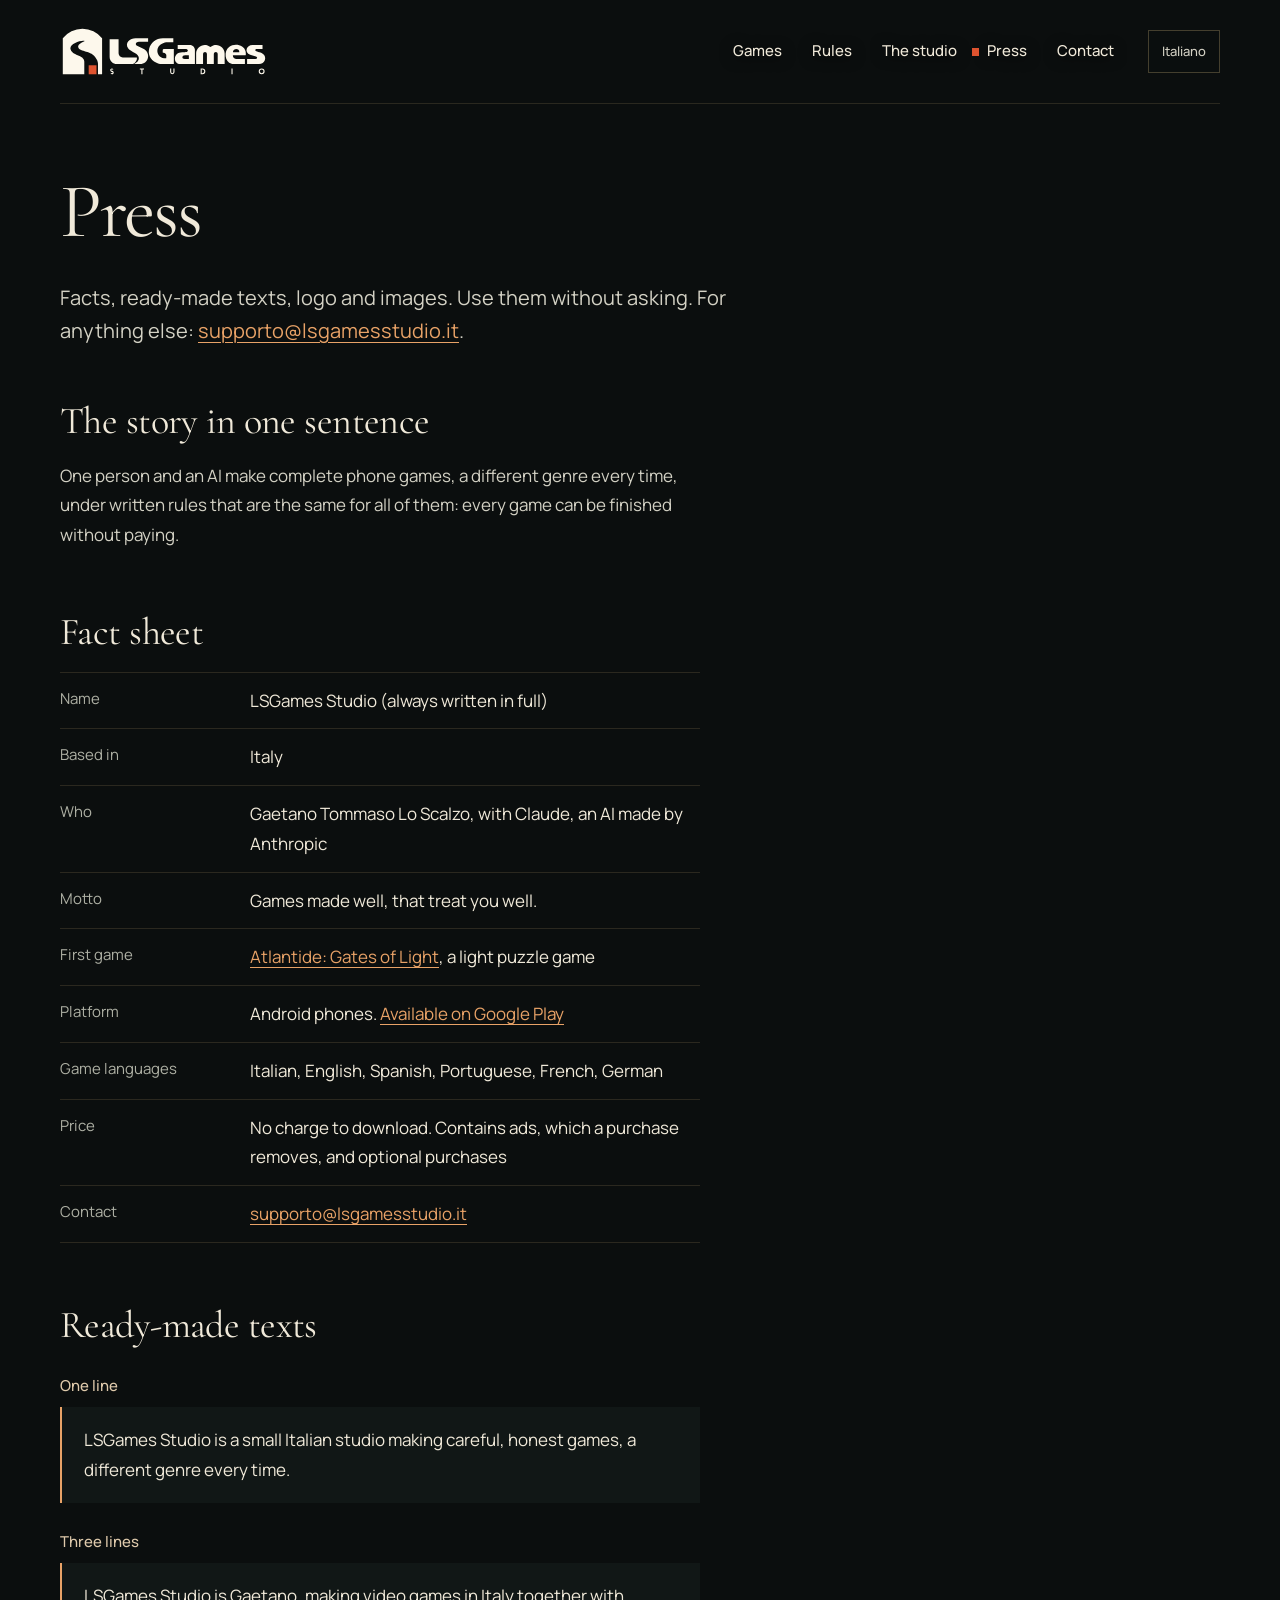
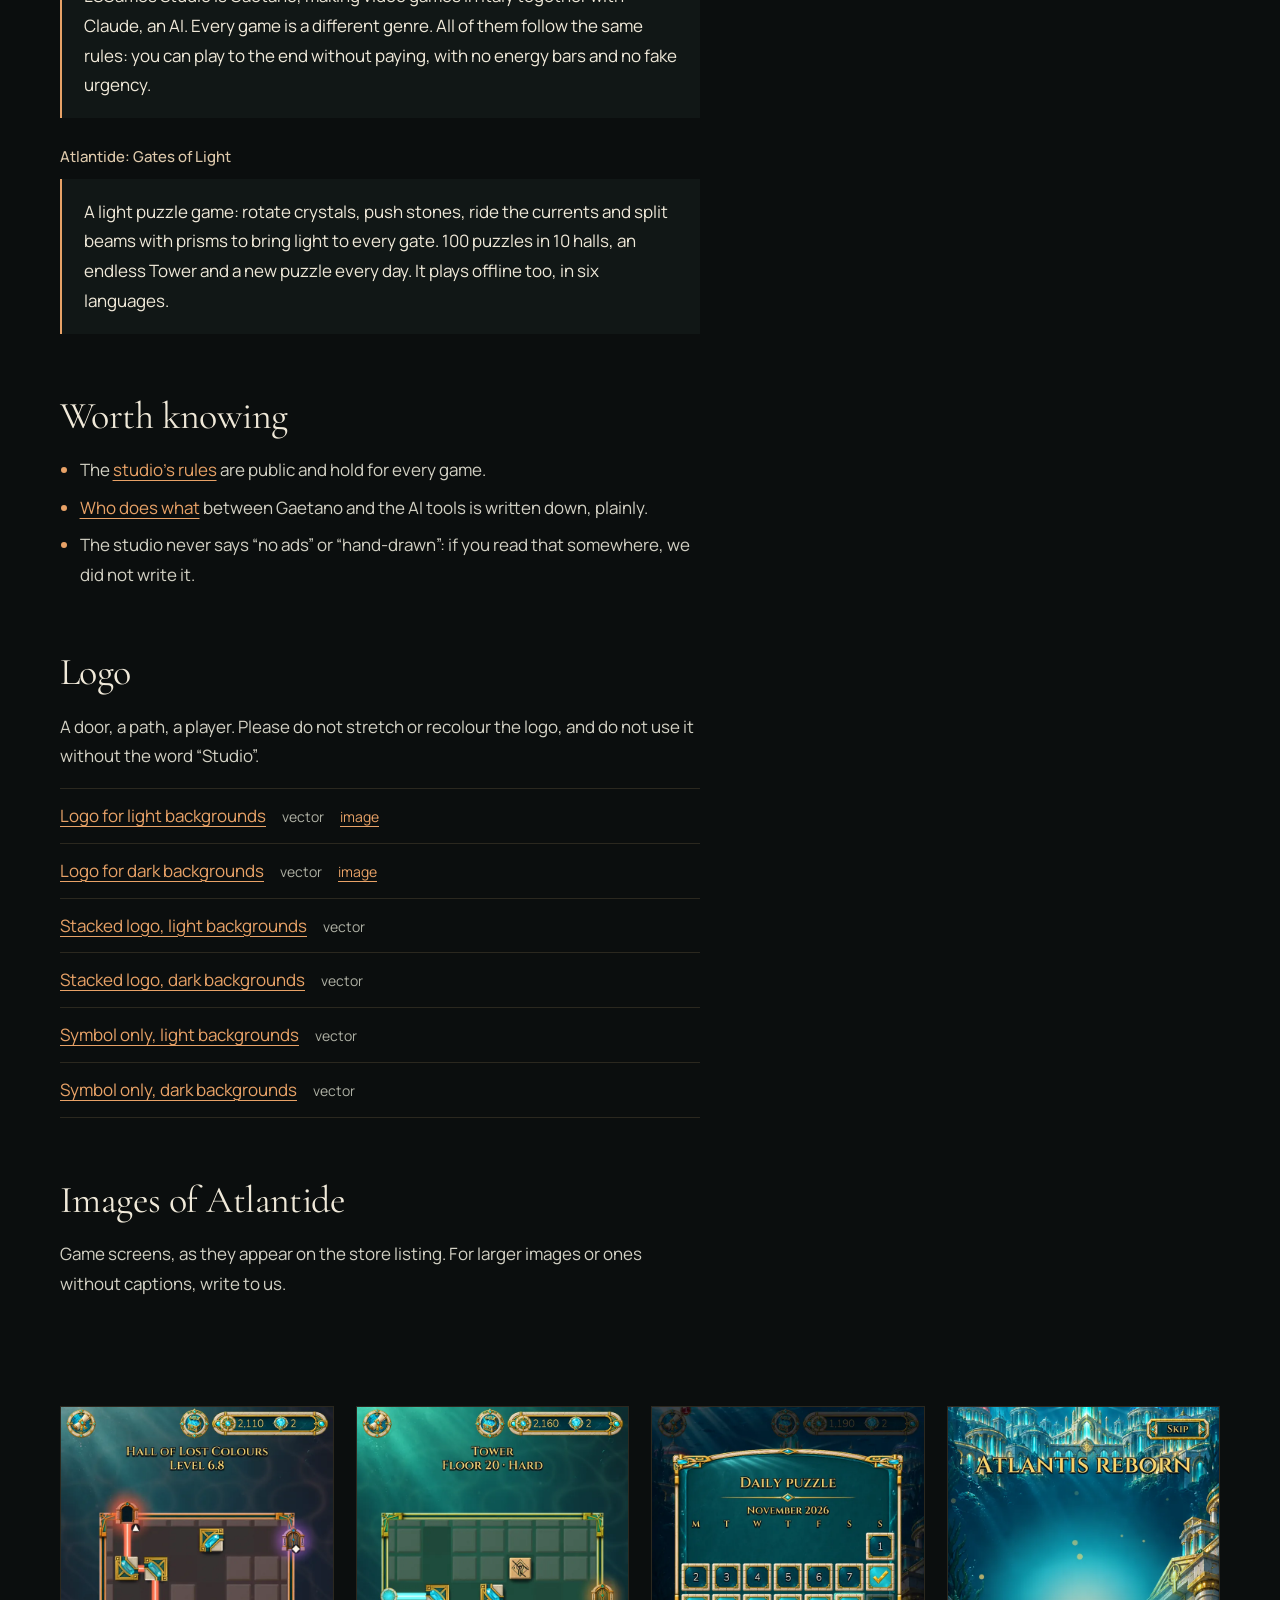
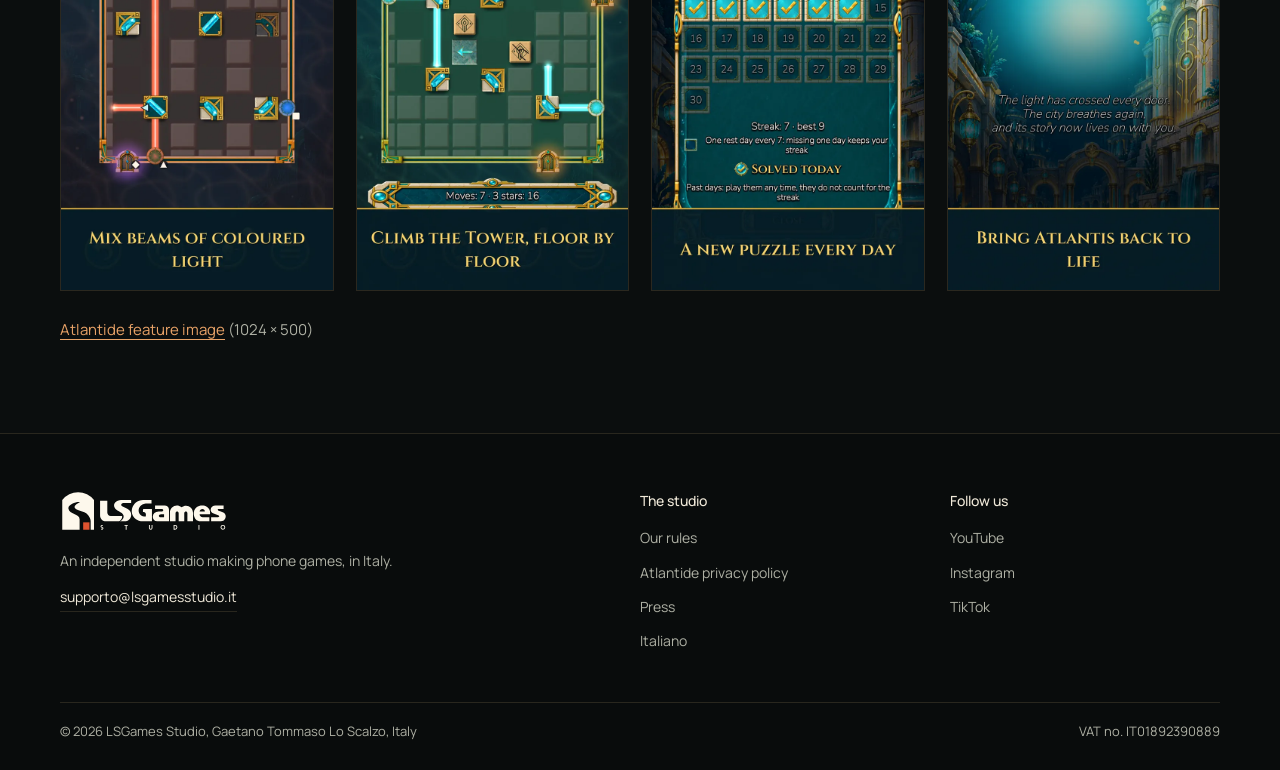
<file: en/press/index.html>
<!doctype html>
<html lang="en">
<head>
<meta charset="utf-8">
<meta name="viewport" content="width=device-width, initial-scale=1">
<meta name="theme-color" content="#0b0e0e">
<title>Press kit: facts, logo and images - LSGames Studio</title>
<meta name="description" content="Facts, ready-made texts, logo and images of LSGames Studio and Atlantide: Gates of Light, for journalists and video creators.">
<link rel="canonical" href="https://lsgamesstudio.it/en/press/">
<link rel="alternate" hreflang="it" href="https://lsgamesstudio.it/stampa/">
<link rel="alternate" hreflang="en" href="https://lsgamesstudio.it/en/press/">
<link rel="alternate" hreflang="x-default" href="https://lsgamesstudio.it/en/press/">
<meta property="og:site_name" content="LSGames Studio">
<meta property="og:type" content="website">
<meta property="og:locale" content="en_GB">
<meta property="og:title" content="Press kit: facts, logo and images - LSGames Studio">
<meta property="og:description" content="Facts, ready-made texts, logo and images of LSGames Studio and Atlantide: Gates of Light, for journalists and video creators.">
<meta property="og:url" content="https://lsgamesstudio.it/en/press/">
<meta property="og:image" content="https://lsgamesstudio.it/assets/og-studio.png">
<meta property="og:image:width" content="1200">
<meta property="og:image:height" content="630">
<meta property="og:image:alt" content="The LSGames Studio logo">
<meta name="twitter:card" content="summary_large_image">
<link rel="preload" href="../../assets/fonts/latin-0.woff2" as="font" type="font/woff2" crossorigin>
<link rel="preload" href="../../assets/fonts/latin-1.woff2" as="font" type="font/woff2" crossorigin>
<link rel="stylesheet" href="../../assets/fonts/fonts.css">
<link rel="stylesheet" href="../../sito.css?v=7efcd359ca">
<link rel="icon" href="../../favicon.ico" sizes="48x48">
<link rel="icon" type="image/png" sizes="32x32" href="../../assets/favicon-32.png">
<link rel="apple-touch-icon" sizes="180x180" href="../../assets/apple-touch-icon.png">
</head>
<body>
<a class="skip" href="#contenuto">Skip to content</a>
<header class="header wrap">
  <a class="brand" href="../" aria-label="LSGames Studio, home page"><img src="../../assets/marchio/logo-orizzontale-scuro.svg" alt="LSGames Studio" width="208" height="52"></a>
  <nav class="menu" aria-label="Main navigation"><a href="../#games">Games</a><a href="../rules/">Rules</a><a href="../studio/">The studio</a><a href="./" aria-current="page">Press</a><a href="../#contact">Contact</a></nav>
  <a class="lang" href="../../stampa/" lang="it" hreflang="it">Italiano</a>
</header>
<main id="contenuto">
<section class="page-head wrap">
  <h1>Press</h1>
  <p class="lead">Facts, ready-made texts, logo and images. Use them without asking. For anything else: <a href="mailto:supporto@lsgamesstudio.it">supporto@lsgamesstudio.it</a>.</p>
</section>

<section class="wrap prose">
  <h2>The story in one sentence</h2>
  <p>One person and an AI make complete phone games, a different genre every time, under written rules that are the same for all of them: every game can be finished without paying.</p>

  <h2>Fact sheet</h2>
  <dl class="facts">
    <div><dt>Name</dt><dd>LSGames Studio (always written in full)</dd></div>
    <div><dt>Based in</dt><dd>Italy</dd></div>
    <div><dt>Who</dt><dd>Gaetano Tommaso Lo Scalzo, with Claude, an AI made by Anthropic</dd></div>
    <div><dt>Motto</dt><dd>Games made well, that treat you well.</dd></div>
    <div><dt>First game</dt><dd><a href="../atlantide/">Atlantide: Gates of Light</a>, a light puzzle game</dd></div>
    <div><dt>Platform</dt><dd>Android phones. <a href="https://play.google.com/store/apps/details?id=com.lsgames.atlantide&amp;referrer=utm_source%3Dsito%26utm_medium%3Dweb%26utm_campaign%3Dlaunch_nov26">Available on Google Play</a></dd></div>
    <div><dt>Game languages</dt><dd>Italian, English, Spanish, Portuguese, French, German</dd></div>
    <div><dt>Price</dt><dd>No charge to download. Contains ads, which a purchase removes, and optional purchases</dd></div>
    <div><dt>Contact</dt><dd><a href="mailto:supporto@lsgamesstudio.it">supporto@lsgamesstudio.it</a></dd></div>
  </dl>

  <h2>Ready-made texts</h2>
  <h3>One line</h3>
  <blockquote class="copy">LSGames Studio is a small Italian studio making careful, honest games, a different genre every time.</blockquote>
  <h3>Three lines</h3>
  <blockquote class="copy">LSGames Studio is Gaetano, making video games in Italy together with Claude, an AI. Every game is a different genre. All of them follow the same rules: you can play to the end without paying, with no energy bars and no fake urgency.</blockquote>
  <h3>Atlantide: Gates of Light</h3>
  <blockquote class="copy">A light puzzle game: rotate crystals, push stones, ride the currents and split beams with prisms to bring light to every gate. 100 puzzles in 10 halls, an endless Tower and a new puzzle every day. It plays offline too, in six languages.</blockquote>

  <h2>Worth knowing</h2>
  <ul>
    <li>The <a href="../rules/">studio’s rules</a> are public and hold for every game.</li>
    <li><a href="../studio/">Who does what</a> between Gaetano and the AI tools is written down, plainly.</li>
    <li>The studio never says “no ads” or “hand-drawn”: if you read that somewhere, we did not write it.</li>
  </ul>

  <h2>Logo</h2>
  <p>A door, a path, a player. Please do not stretch or recolour the logo, and do not use it without the word “Studio”.</p>
  <ul class="downloads">
    <li><a href="../../assets/marchio/logo-orizzontale.svg">Logo for light backgrounds</a> <span>vector</span> <a href="../../assets/marchio/logo-orizzontale.png">image</a></li>
    <li><a href="../../assets/marchio/logo-orizzontale-scuro.svg">Logo for dark backgrounds</a> <span>vector</span> <a href="../../assets/marchio/logo-orizzontale-scuro.png">image</a></li>
    <li><a href="../../assets/marchio/logo-impilato.svg">Stacked logo, light backgrounds</a> <span>vector</span></li>
    <li><a href="../../assets/marchio/logo-impilato-scuro.svg">Stacked logo, dark backgrounds</a> <span>vector</span></li>
    <li><a href="../../assets/marchio/simbolo.svg">Symbol only, light backgrounds</a> <span>vector</span></li>
    <li><a href="../../assets/marchio/simbolo-scuro.svg">Symbol only, dark backgrounds</a> <span>vector</span></li>
  </ul>

  <h2>Images of Atlantide</h2>
  <p>Game screens, as they appear on the store listing. For larger images or ones without captions, write to us.</p>
</section>
<section class="wrap">
  <div class="shots">
    <a href="../../assets/atlantide/en-1.webp"><img src="../../assets/atlantide/en-1.webp" alt="Hall of Lost Colours, level 6.8: beams of coloured light cross the crystals" width="720" height="1280" loading="lazy"></a>
    <a href="../../assets/atlantide/en-2.webp"><img src="../../assets/atlantide/en-2.webp" alt="The Tower, floor 20: a blue beam among crystals and stones" width="720" height="1280" loading="lazy"></a>
    <a href="../../assets/atlantide/en-3.webp"><img src="../../assets/atlantide/en-3.webp" alt="The daily puzzle calendar, with a seven-day streak" width="720" height="1280" loading="lazy"></a>
    <a href="../../assets/atlantide/en-4.webp"><img src="../../assets/atlantide/en-4.webp" alt="The city of Atlantis lighting up again" width="720" height="1280" loading="lazy"></a>
  </div>
  <p class="shots-note"><a href="../../assets/atlantide.jpg">Atlantide feature image</a> (1024 × 500)</p>
</section>
</main>
<footer class="footer">
<div class="wrap footer-top">
  <div class="footer-brand"><img src="../../assets/marchio/logo-orizzontale-scuro.svg" alt="LSGames Studio" width="168" height="42" loading="lazy"><p>An independent studio making phone games, in Italy.</p><a class="footer-mail" href="mailto:supporto@lsgamesstudio.it">supporto@lsgamesstudio.it</a></div>
  <nav class="footer-links" aria-label="Service pages"><p>The studio</p><a href="../rules/">Our rules</a><a href="../../atlantide/privacy.html#english">Atlantide privacy policy</a><a href="./">Press</a><a href="../../stampa/" lang="it" hreflang="it">Italiano</a></nav>
  <nav class="footer-links" aria-label="Follow us"><p>Follow us</p><a href="https://www.youtube.com/@lsgamesstudio" rel="me">YouTube</a><a href="https://www.instagram.com/lsgamesstudio/" rel="me">Instagram</a><a href="https://www.tiktok.com/@lsgamesstudio" rel="me">TikTok</a></nav>
</div>
<div class="wrap footer-legal">
  <p>© 2026 LSGames Studio, Gaetano Tommaso Lo Scalzo, Italy</p><p>VAT no. IT01892390889</p>
</div>
</footer>
</body>
</html>
</file>
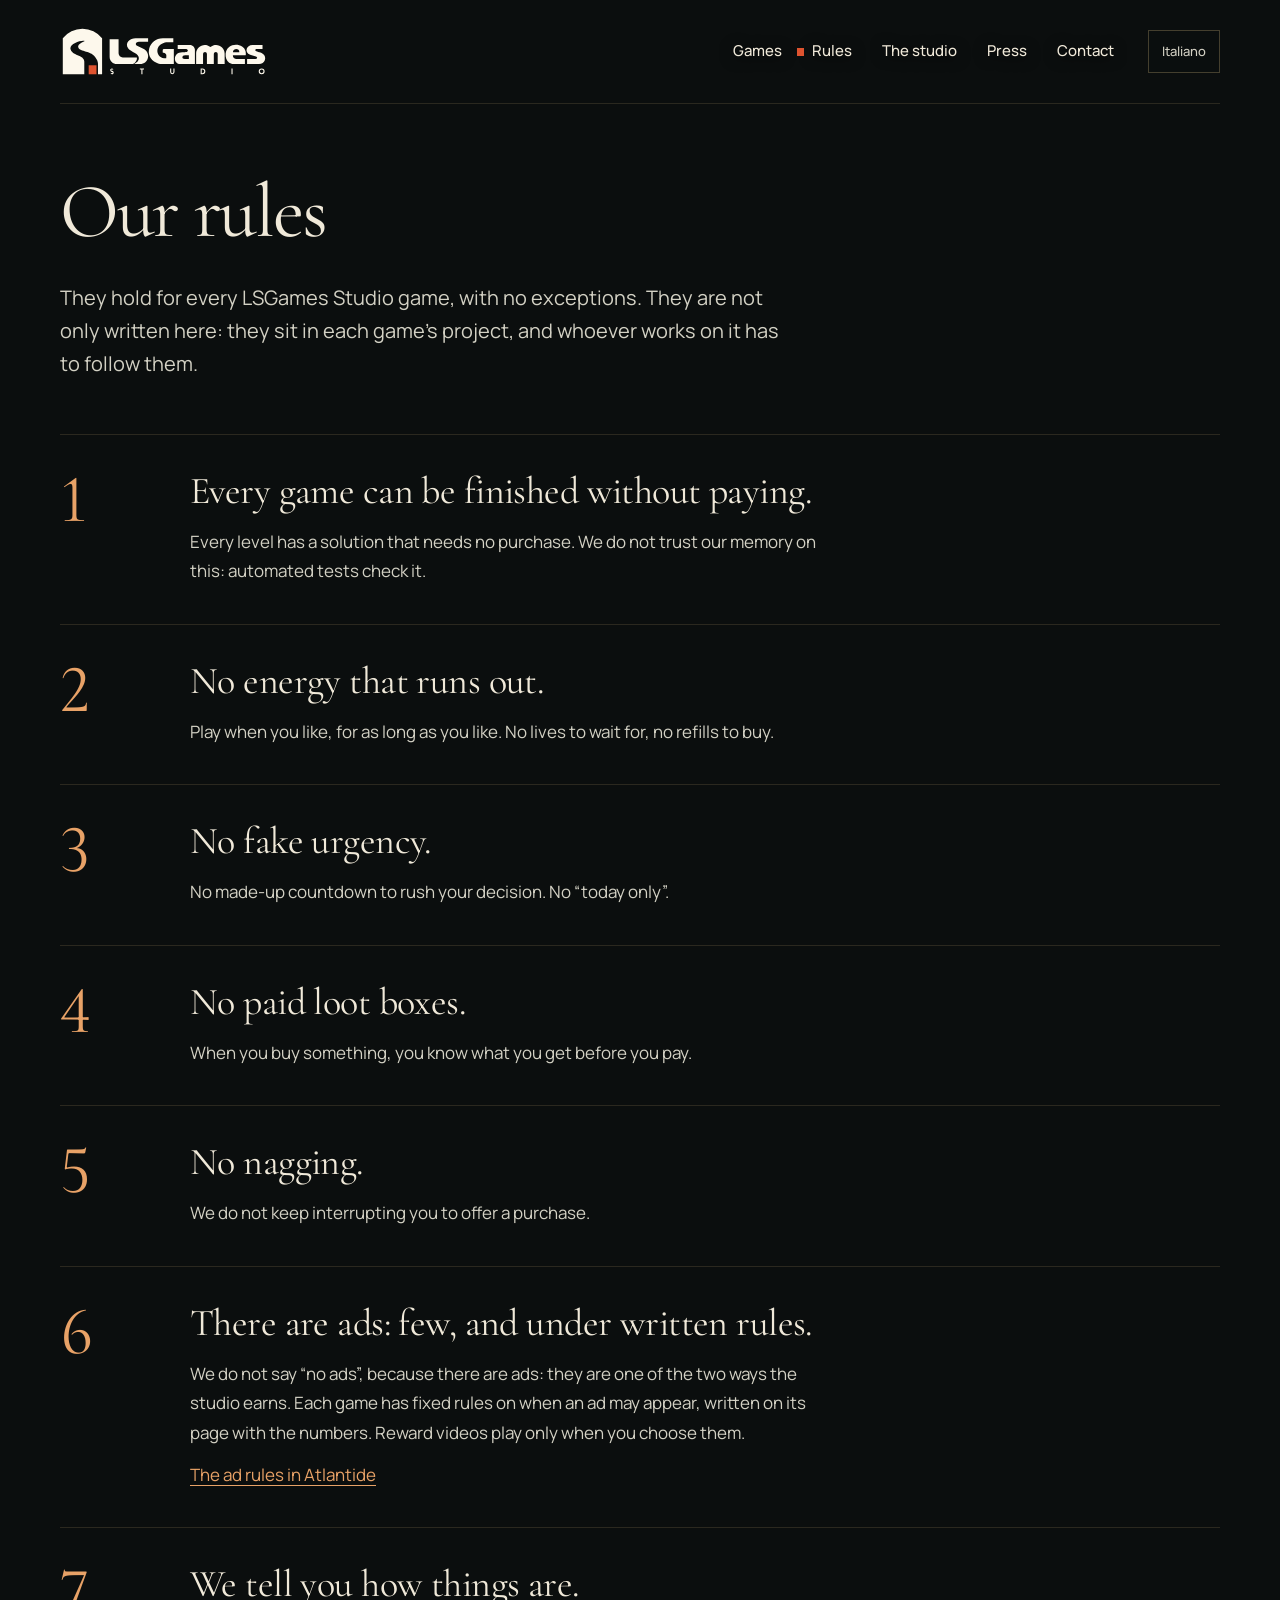
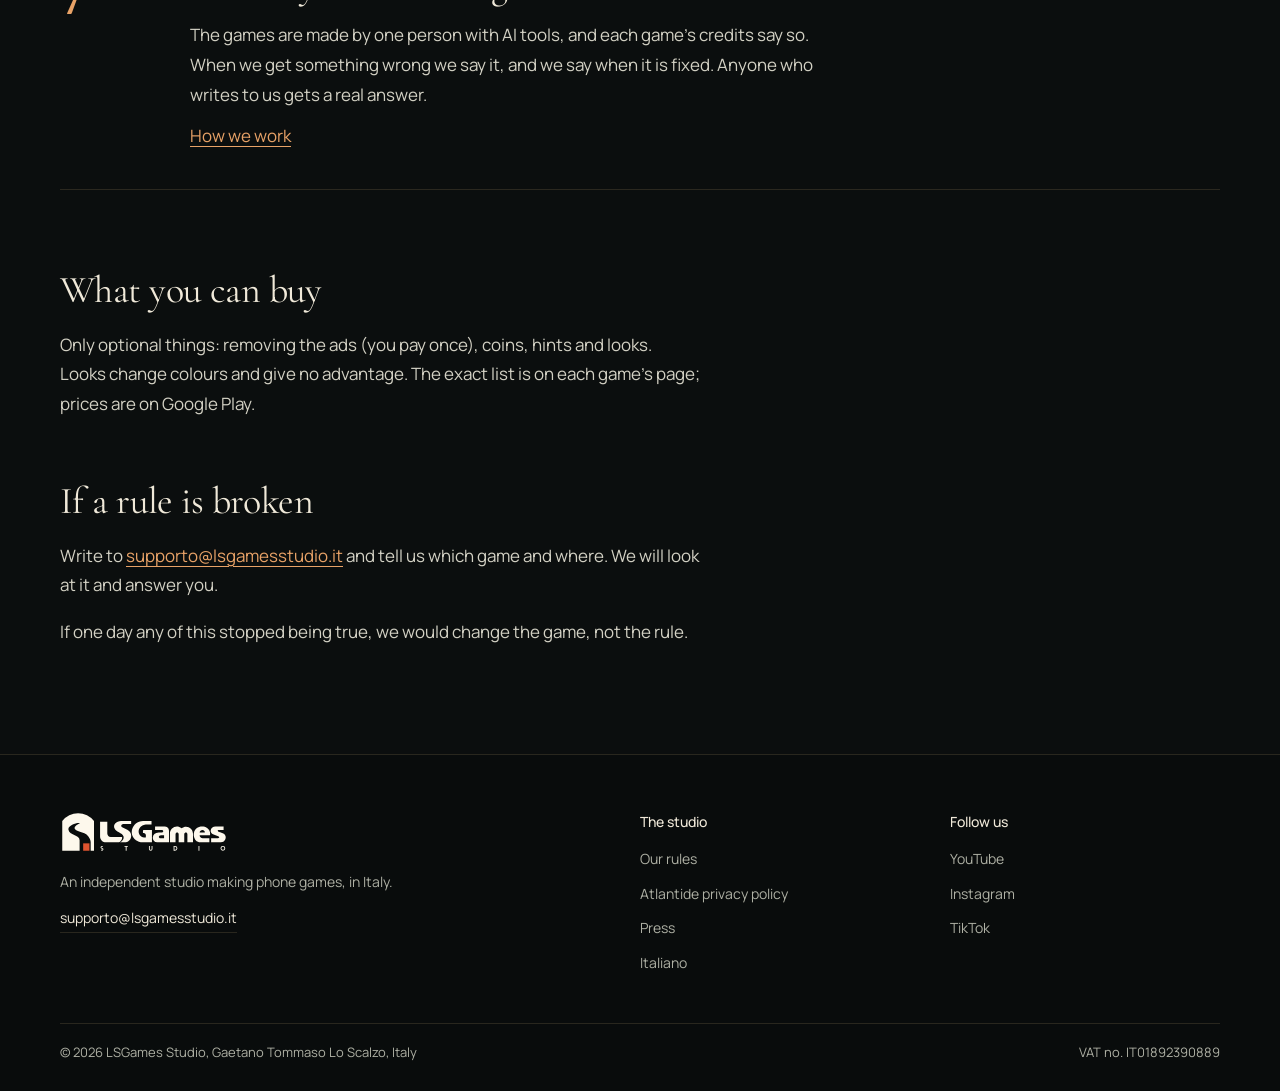
<file: en/rules/index.html>
<!doctype html>
<html lang="en">
<head>
<meta charset="utf-8">
<meta name="viewport" content="width=device-width, initial-scale=1">
<meta name="theme-color" content="#0b0e0e">
<title>Our rules for fair games - LSGames Studio</title>
<meta name="description" content="The seven rules behind every LSGames Studio game: you can finish it without paying, no energy bars, no fake urgency, ads under written rules.">
<link rel="canonical" href="https://lsgamesstudio.it/en/rules/">
<link rel="alternate" hreflang="it" href="https://lsgamesstudio.it/regole/">
<link rel="alternate" hreflang="en" href="https://lsgamesstudio.it/en/rules/">
<link rel="alternate" hreflang="x-default" href="https://lsgamesstudio.it/en/rules/">
<meta property="og:site_name" content="LSGames Studio">
<meta property="og:type" content="website">
<meta property="og:locale" content="en_GB">
<meta property="og:title" content="Our rules for fair games - LSGames Studio">
<meta property="og:description" content="The seven rules behind every LSGames Studio game: you can finish it without paying, no energy bars, no fake urgency, ads under written rules.">
<meta property="og:url" content="https://lsgamesstudio.it/en/rules/">
<meta property="og:image" content="https://lsgamesstudio.it/assets/og-studio.png">
<meta property="og:image:width" content="1200">
<meta property="og:image:height" content="630">
<meta property="og:image:alt" content="The LSGames Studio logo">
<meta name="twitter:card" content="summary_large_image">
<link rel="preload" href="../../assets/fonts/latin-0.woff2" as="font" type="font/woff2" crossorigin>
<link rel="preload" href="../../assets/fonts/latin-1.woff2" as="font" type="font/woff2" crossorigin>
<link rel="stylesheet" href="../../assets/fonts/fonts.css">
<link rel="stylesheet" href="../../sito.css?v=7efcd359ca">
<link rel="icon" href="../../favicon.ico" sizes="48x48">
<link rel="icon" type="image/png" sizes="32x32" href="../../assets/favicon-32.png">
<link rel="apple-touch-icon" sizes="180x180" href="../../assets/apple-touch-icon.png">
</head>
<body>
<a class="skip" href="#contenuto">Skip to content</a>
<header class="header wrap">
  <a class="brand" href="../" aria-label="LSGames Studio, home page"><img src="../../assets/marchio/logo-orizzontale-scuro.svg" alt="LSGames Studio" width="208" height="52"></a>
  <nav class="menu" aria-label="Main navigation"><a href="../#games">Games</a><a href="./" aria-current="page">Rules</a><a href="../studio/">The studio</a><a href="../press/">Press</a><a href="../#contact">Contact</a></nav>
  <a class="lang" href="../../regole/" lang="it" hreflang="it">Italiano</a>
</header>
<main id="contenuto">
<section class="page-head wrap">
  <h1>Our rules</h1>
  <p class="lead">They hold for every LSGames Studio game, with no exceptions. They are not only written here: they sit in each game’s project, and whoever works on it has to follow them.</p>
</section>

<section class="wrap">
  <ol class="rules">
    <li>
      <h2>Every game can be finished without paying.</h2>
      <p>Every level has a solution that needs no purchase. We do not trust our memory on this: automated tests check it.</p>
    </li>
    <li>
      <h2>No energy that runs out.</h2>
      <p>Play when you like, for as long as you like. No lives to wait for, no refills to buy.</p>
    </li>
    <li>
      <h2>No fake urgency.</h2>
      <p>No made-up countdown to rush your decision. No “today only”.</p>
    </li>
    <li>
      <h2>No paid loot boxes.</h2>
      <p>When you buy something, you know what you get before you pay.</p>
    </li>
    <li>
      <h2>No nagging.</h2>
      <p>We do not keep interrupting you to offer a purchase.</p>
    </li>
    <li>
      <h2>There are ads: few, and under written rules.</h2>
      <p>We do not say “no ads”, because there are ads: they are one of the two ways the studio earns. Each game has fixed rules on when an ad may appear, written on its page with the numbers. Reward videos play only when you choose them.</p>
      <p><a href="../atlantide/#money">The ad rules in Atlantide</a></p>
    </li>
    <li>
      <h2>We tell you how things are.</h2>
      <p>The games are made by one person with AI tools, and each game’s credits say so. When we get something wrong we say it, and we say when it is fixed. Anyone who writes to us gets a real answer.</p>
      <p><a href="../studio/">How we work</a></p>
    </li>
  </ol>
</section>

<section class="wrap prose">
  <h2>What you can buy</h2>
  <p>Only optional things: removing the ads (you pay once), coins, hints and looks. Looks change colours and give no advantage. The exact list is on each game’s page; prices are on Google Play.</p>

  <h2>If a rule is broken</h2>
  <p>Write to <a href="mailto:supporto@lsgamesstudio.it">supporto@lsgamesstudio.it</a> and tell us which game and where. We will look at it and answer you.</p>
  <p>If one day any of this stopped being true, we would change the game, not the rule.</p>
</section>
</main>
<footer class="footer">
<div class="wrap footer-top">
  <div class="footer-brand"><img src="../../assets/marchio/logo-orizzontale-scuro.svg" alt="LSGames Studio" width="168" height="42" loading="lazy"><p>An independent studio making phone games, in Italy.</p><a class="footer-mail" href="mailto:supporto@lsgamesstudio.it">supporto@lsgamesstudio.it</a></div>
  <nav class="footer-links" aria-label="Service pages"><p>The studio</p><a href="./">Our rules</a><a href="../../atlantide/privacy.html#english">Atlantide privacy policy</a><a href="../press/">Press</a><a href="../../regole/" lang="it" hreflang="it">Italiano</a></nav>
  <nav class="footer-links" aria-label="Follow us"><p>Follow us</p><a href="https://www.youtube.com/@lsgamesstudio" rel="me">YouTube</a><a href="https://www.instagram.com/lsgamesstudio/" rel="me">Instagram</a><a href="https://www.tiktok.com/@lsgamesstudio" rel="me">TikTok</a></nav>
</div>
<div class="wrap footer-legal">
  <p>© 2026 LSGames Studio, Gaetano Tommaso Lo Scalzo, Italy</p><p>VAT no. IT01892390889</p>
</div>
</footer>
</body>
</html>
</file>
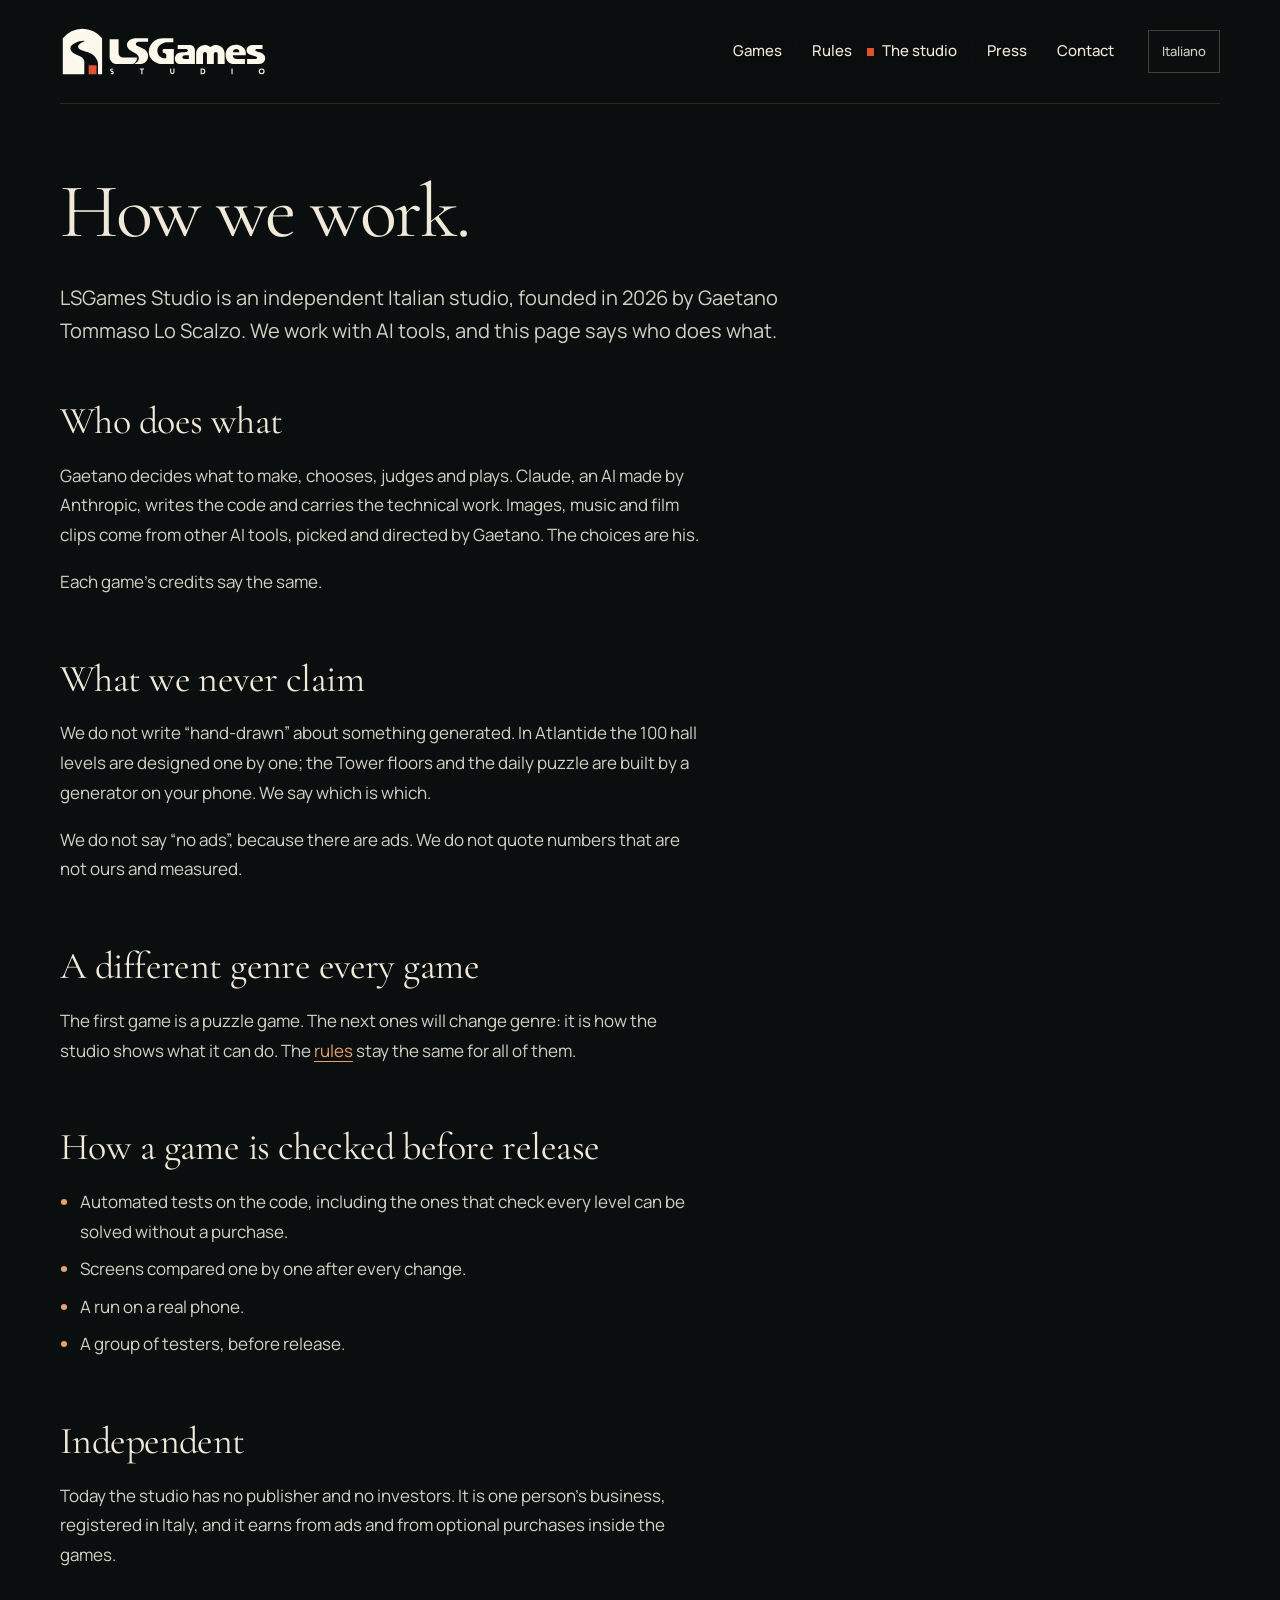
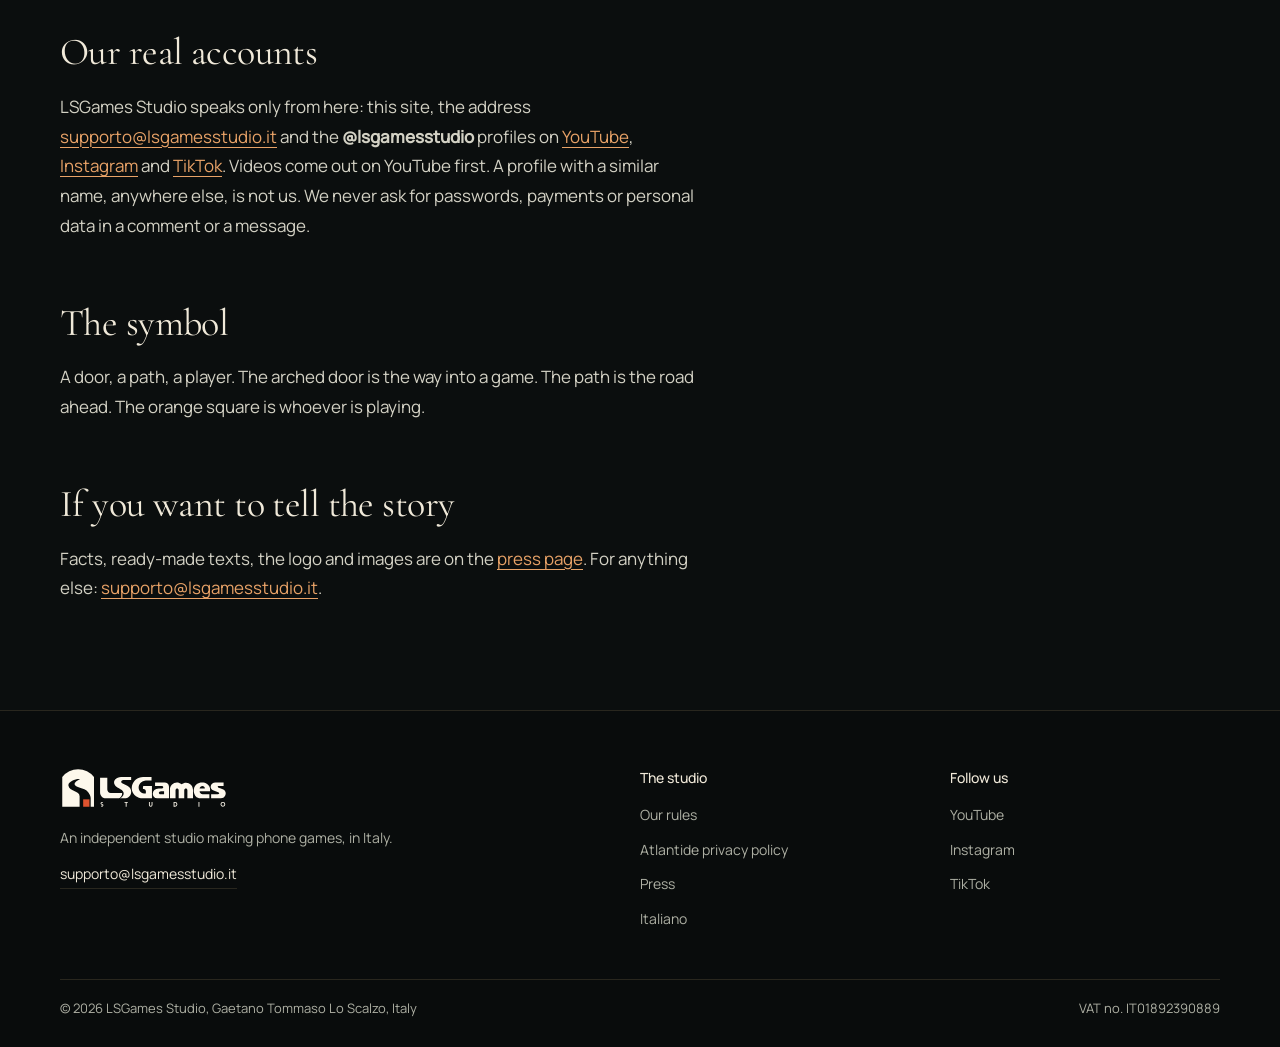
<file: en/studio/index.html>
<!doctype html>
<html lang="en">
<head>
<meta charset="utf-8">
<meta name="viewport" content="width=device-width, initial-scale=1">
<meta name="theme-color" content="#0b0e0e">
<title>How we work - LSGames Studio</title>
<meta name="description" content="LSGames Studio is an independent Italian studio making phone games. Who does what, with which tools, and how we check a game before it ships.">
<link rel="canonical" href="https://lsgamesstudio.it/en/studio/">
<link rel="alternate" hreflang="it" href="https://lsgamesstudio.it/studio/">
<link rel="alternate" hreflang="en" href="https://lsgamesstudio.it/en/studio/">
<link rel="alternate" hreflang="x-default" href="https://lsgamesstudio.it/en/studio/">
<meta property="og:site_name" content="LSGames Studio">
<meta property="og:type" content="website">
<meta property="og:locale" content="en_GB">
<meta property="og:title" content="How we work - LSGames Studio">
<meta property="og:description" content="LSGames Studio is an independent Italian studio making phone games. Who does what, with which tools, and how we check a game before it ships.">
<meta property="og:url" content="https://lsgamesstudio.it/en/studio/">
<meta property="og:image" content="https://lsgamesstudio.it/assets/og-studio.png">
<meta property="og:image:width" content="1200">
<meta property="og:image:height" content="630">
<meta property="og:image:alt" content="The LSGames Studio logo">
<meta name="twitter:card" content="summary_large_image">
<link rel="preload" href="../../assets/fonts/latin-0.woff2" as="font" type="font/woff2" crossorigin>
<link rel="preload" href="../../assets/fonts/latin-1.woff2" as="font" type="font/woff2" crossorigin>
<link rel="stylesheet" href="../../assets/fonts/fonts.css">
<link rel="stylesheet" href="../../sito.css?v=7efcd359ca">
<link rel="icon" href="../../favicon.ico" sizes="48x48">
<link rel="icon" type="image/png" sizes="32x32" href="../../assets/favicon-32.png">
<link rel="apple-touch-icon" sizes="180x180" href="../../assets/apple-touch-icon.png">
</head>
<body>
<a class="skip" href="#contenuto">Skip to content</a>
<header class="header wrap">
  <a class="brand" href="../" aria-label="LSGames Studio, home page"><img src="../../assets/marchio/logo-orizzontale-scuro.svg" alt="LSGames Studio" width="208" height="52"></a>
  <nav class="menu" aria-label="Main navigation"><a href="../#games">Games</a><a href="../rules/">Rules</a><a href="./" aria-current="page">The studio</a><a href="../press/">Press</a><a href="../#contact">Contact</a></nav>
  <a class="lang" href="../../studio/" lang="it" hreflang="it">Italiano</a>
</header>
<main id="contenuto">
<section class="page-head wrap">
  <h1>How we work.</h1>
  <p class="lead">LSGames Studio is an independent Italian studio, founded in 2026 by Gaetano Tommaso Lo Scalzo. We work with AI tools, and this page says who does what.</p>
</section>

<section class="wrap prose">
  <h2>Who does what</h2>
  <p>Gaetano decides what to make, chooses, judges and plays. Claude, an AI made by Anthropic, writes the code and carries the technical work. Images, music and film clips come from other AI tools, picked and directed by Gaetano. The choices are his.</p>
  <p>Each game’s credits say the same.</p>

  <h2>What we never claim</h2>
  <p>We do not write “hand-drawn” about something generated. In Atlantide the 100 hall levels are designed one by one; the Tower floors and the daily puzzle are built by a generator on your phone. We say which is which.</p>
  <p>We do not say “no ads”, because there are ads. We do not quote numbers that are not ours and measured.</p>

  <h2>A different genre every game</h2>
  <p>The first game is a puzzle game. The next ones will change genre: it is how the studio shows what it can do. The <a href="../rules/">rules</a> stay the same for all of them.</p>

  <h2>How a game is checked before release</h2>
  <ul>
    <li>Automated tests on the code, including the ones that check every level can be solved without a purchase.</li>
    <li>Screens compared one by one after every change.</li>
    <li>A run on a real phone.</li>
    <li>A group of testers, before release.</li>
  </ul>

  <h2>Independent</h2>
  <p>Today the studio has no publisher and no investors. It is one person’s business, registered in Italy, and it earns from ads and from optional purchases inside the games.</p>

  <h2>Our real accounts</h2>
  <p>LSGames Studio speaks only from here: this site, the address <a href="mailto:supporto@lsgamesstudio.it">supporto@lsgamesstudio.it</a> and the <strong>@lsgamesstudio</strong> profiles on <a href="https://www.youtube.com/@lsgamesstudio" rel="me">YouTube</a>, <a href="https://www.instagram.com/lsgamesstudio/" rel="me">Instagram</a> and <a href="https://www.tiktok.com/@lsgamesstudio" rel="me">TikTok</a>. Videos come out on YouTube first. A profile with a similar name, anywhere else, is not us. We never ask for passwords, payments or personal data in a comment or a message.</p>

  <h2>The symbol</h2>
  <p>A door, a path, a player. The arched door is the way into a game. The path is the road ahead. The orange square is whoever is playing.</p>

  <h2>If you want to tell the story</h2>
  <p>Facts, ready-made texts, the logo and images are on the <a href="../press/">press page</a>. For anything else: <a href="mailto:supporto@lsgamesstudio.it">supporto@lsgamesstudio.it</a>.</p>
</section>
</main>
<footer class="footer">
<div class="wrap footer-top">
  <div class="footer-brand"><img src="../../assets/marchio/logo-orizzontale-scuro.svg" alt="LSGames Studio" width="168" height="42" loading="lazy"><p>An independent studio making phone games, in Italy.</p><a class="footer-mail" href="mailto:supporto@lsgamesstudio.it">supporto@lsgamesstudio.it</a></div>
  <nav class="footer-links" aria-label="Service pages"><p>The studio</p><a href="../rules/">Our rules</a><a href="../../atlantide/privacy.html#english">Atlantide privacy policy</a><a href="../press/">Press</a><a href="../../studio/" lang="it" hreflang="it">Italiano</a></nav>
  <nav class="footer-links" aria-label="Follow us"><p>Follow us</p><a href="https://www.youtube.com/@lsgamesstudio" rel="me">YouTube</a><a href="https://www.instagram.com/lsgamesstudio/" rel="me">Instagram</a><a href="https://www.tiktok.com/@lsgamesstudio" rel="me">TikTok</a></nav>
</div>
<div class="wrap footer-legal">
  <p>© 2026 LSGames Studio, Gaetano Tommaso Lo Scalzo, Italy</p><p>VAT no. IT01892390889</p>
</div>
</footer>
</body>
</html>
</file>
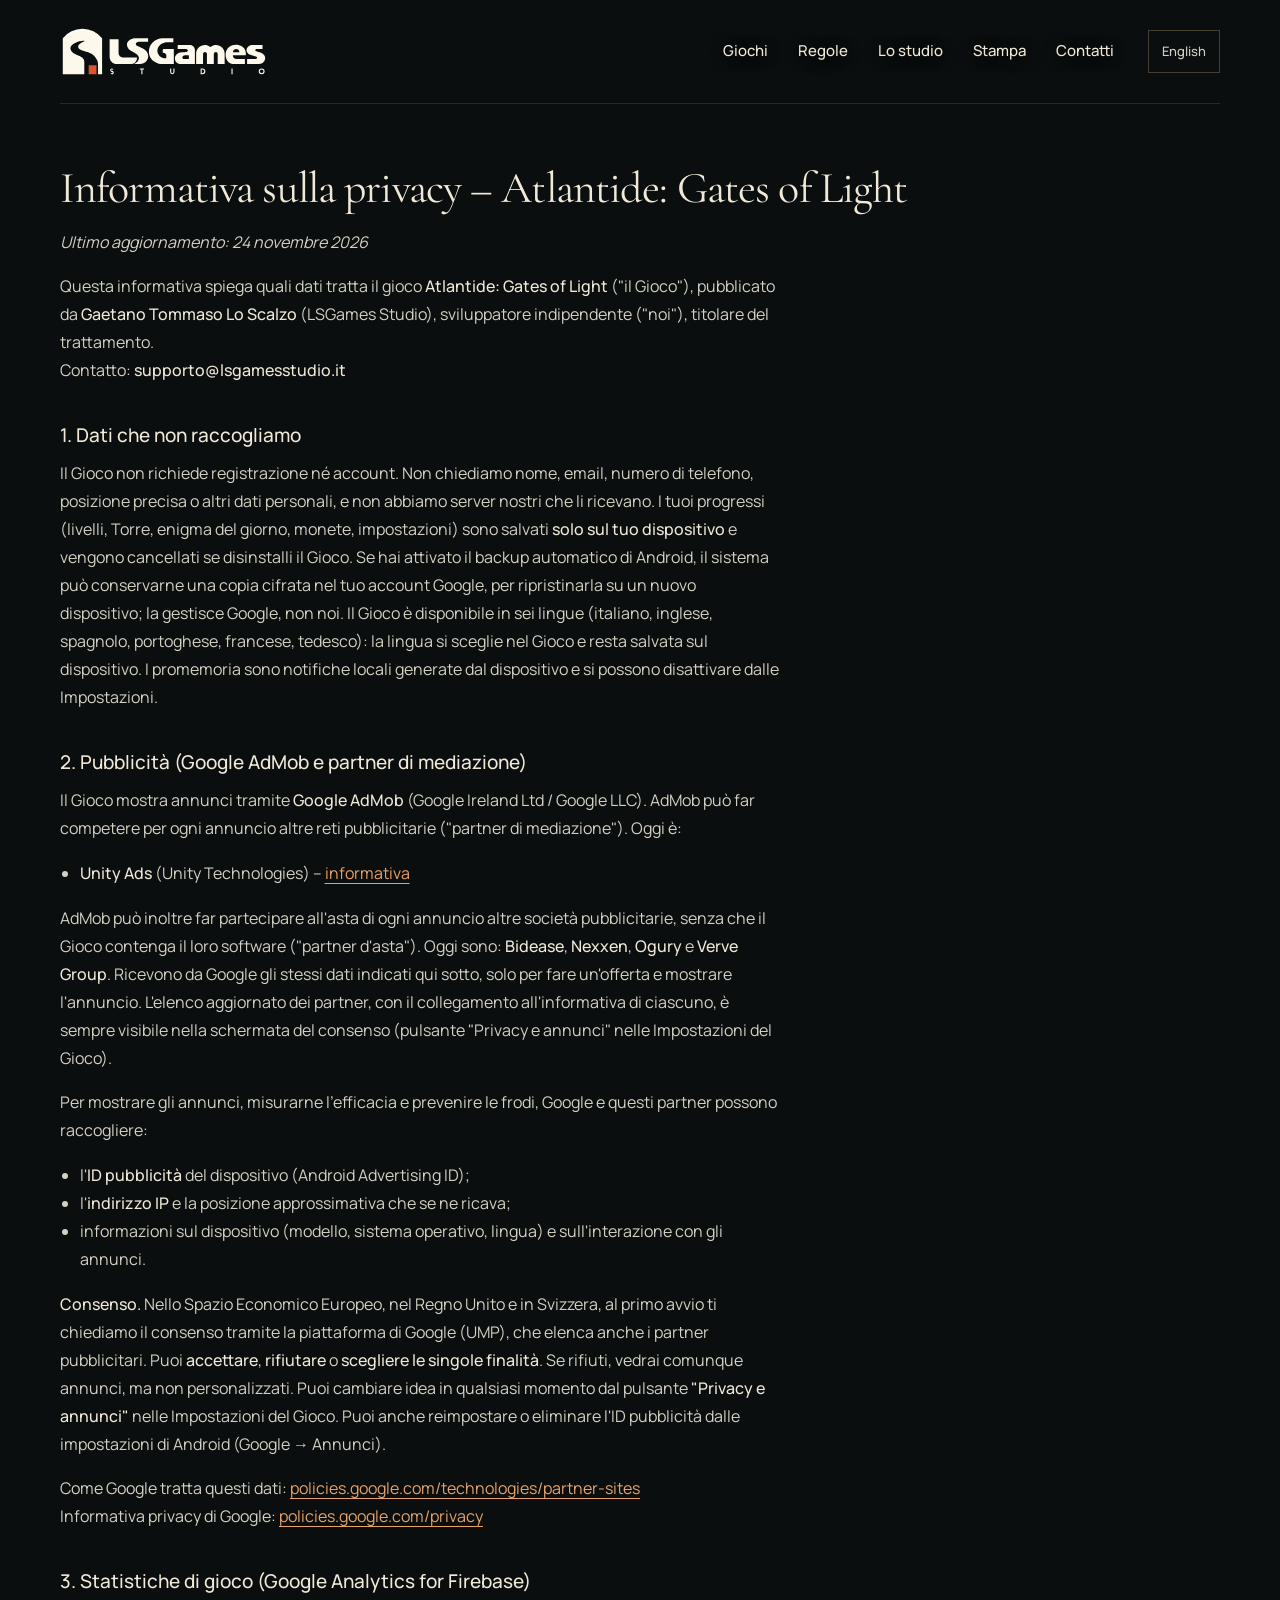
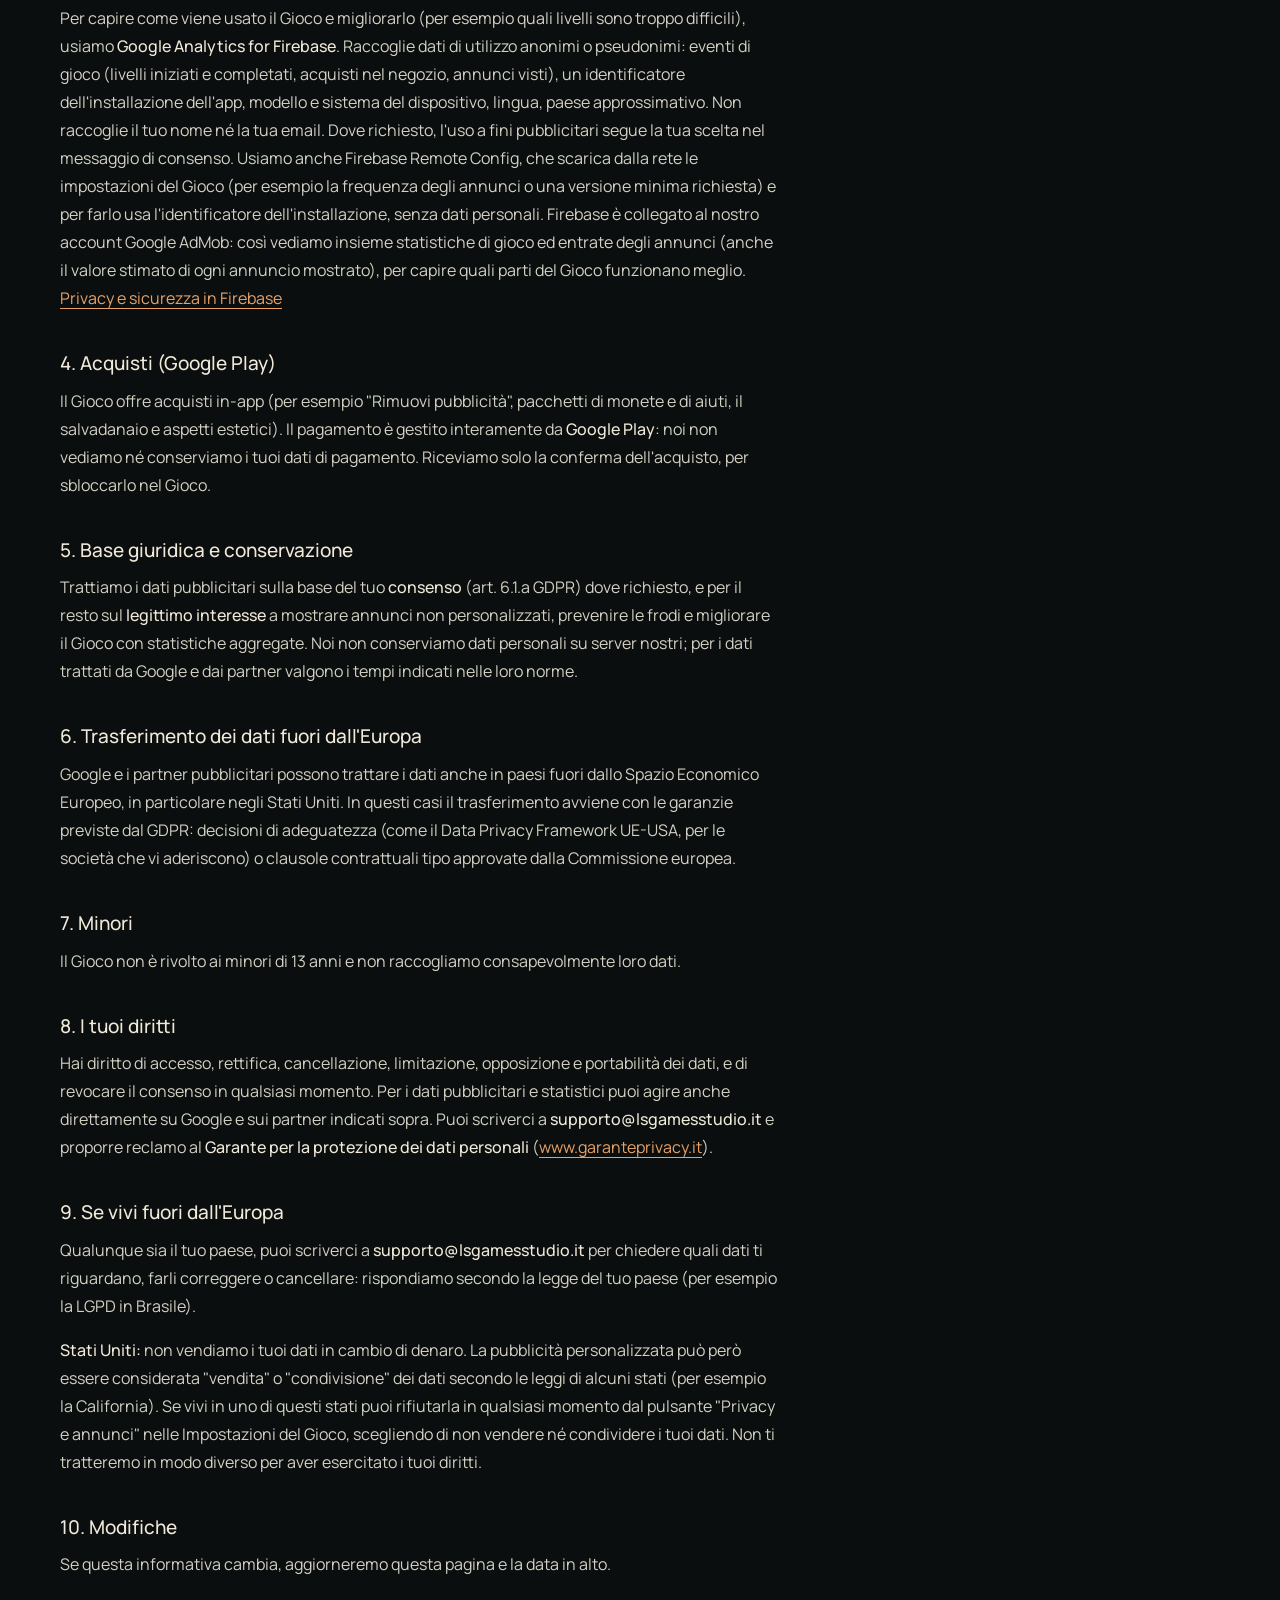
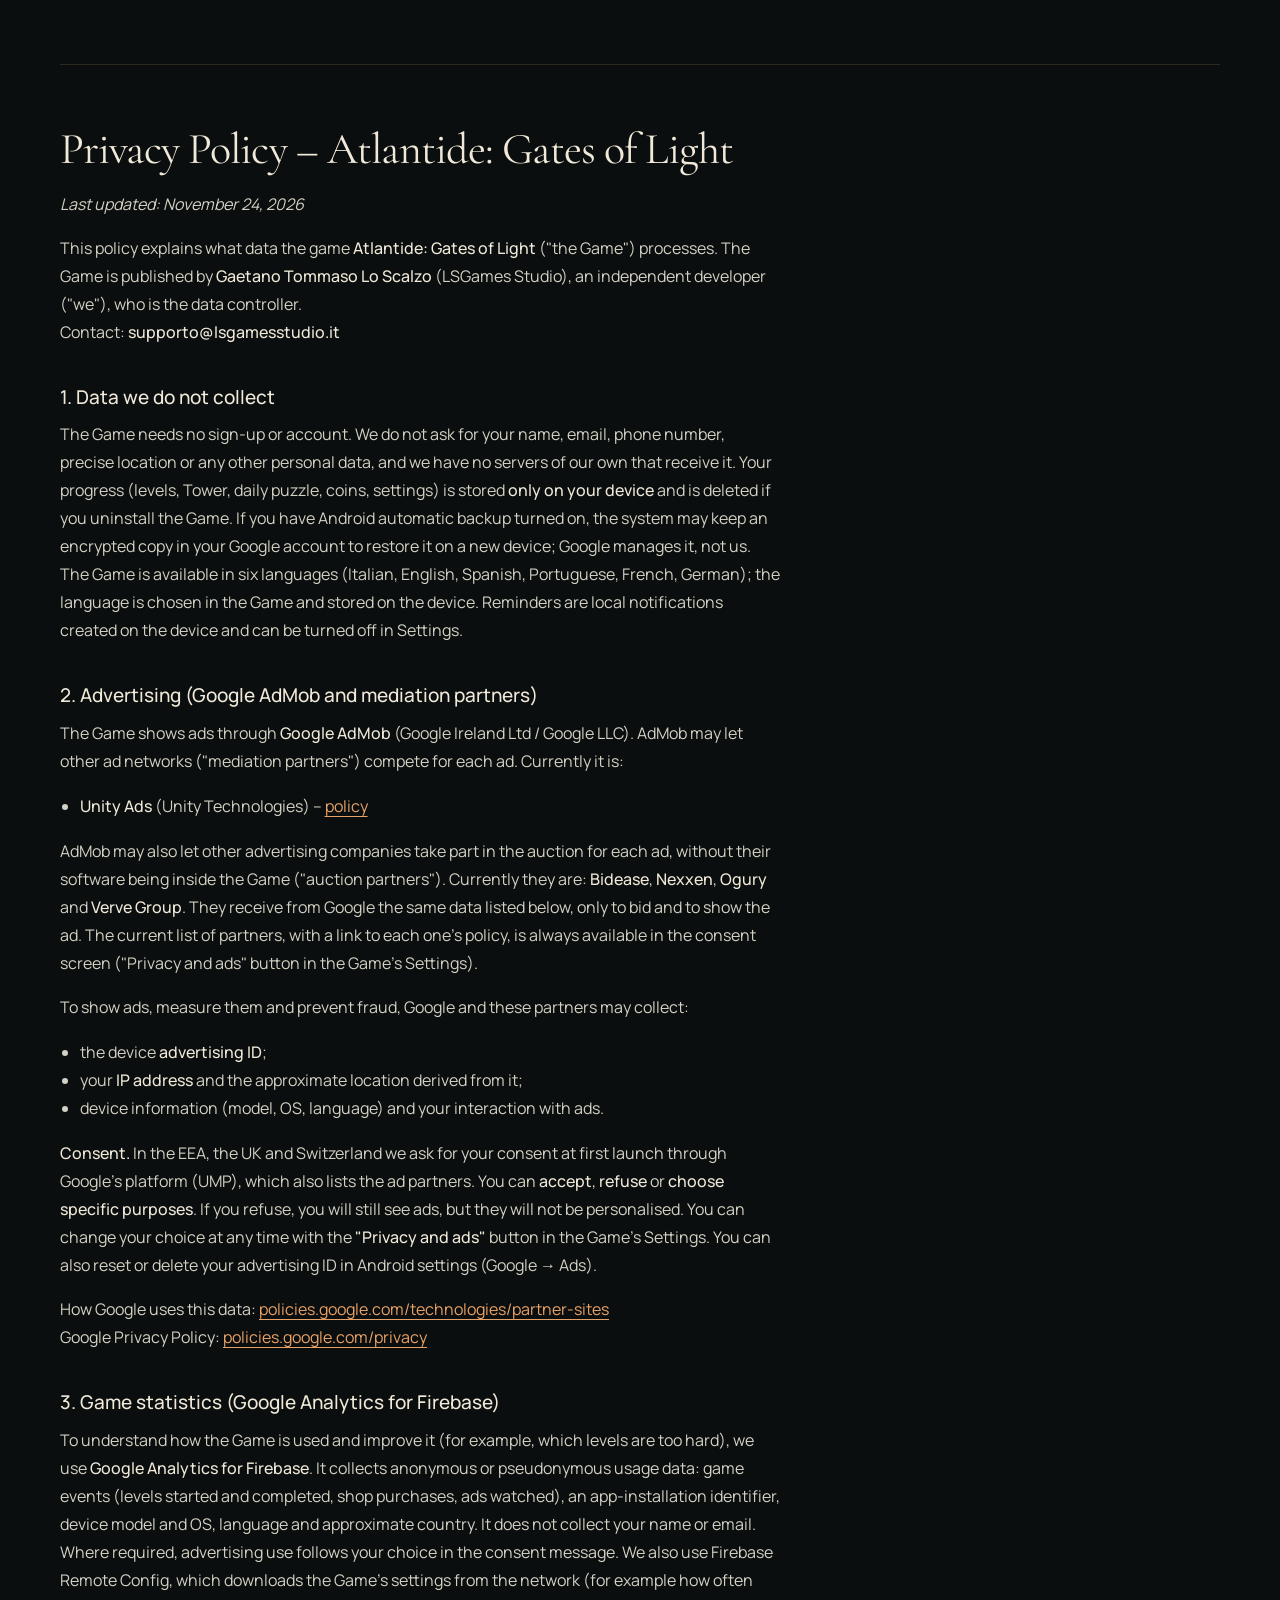
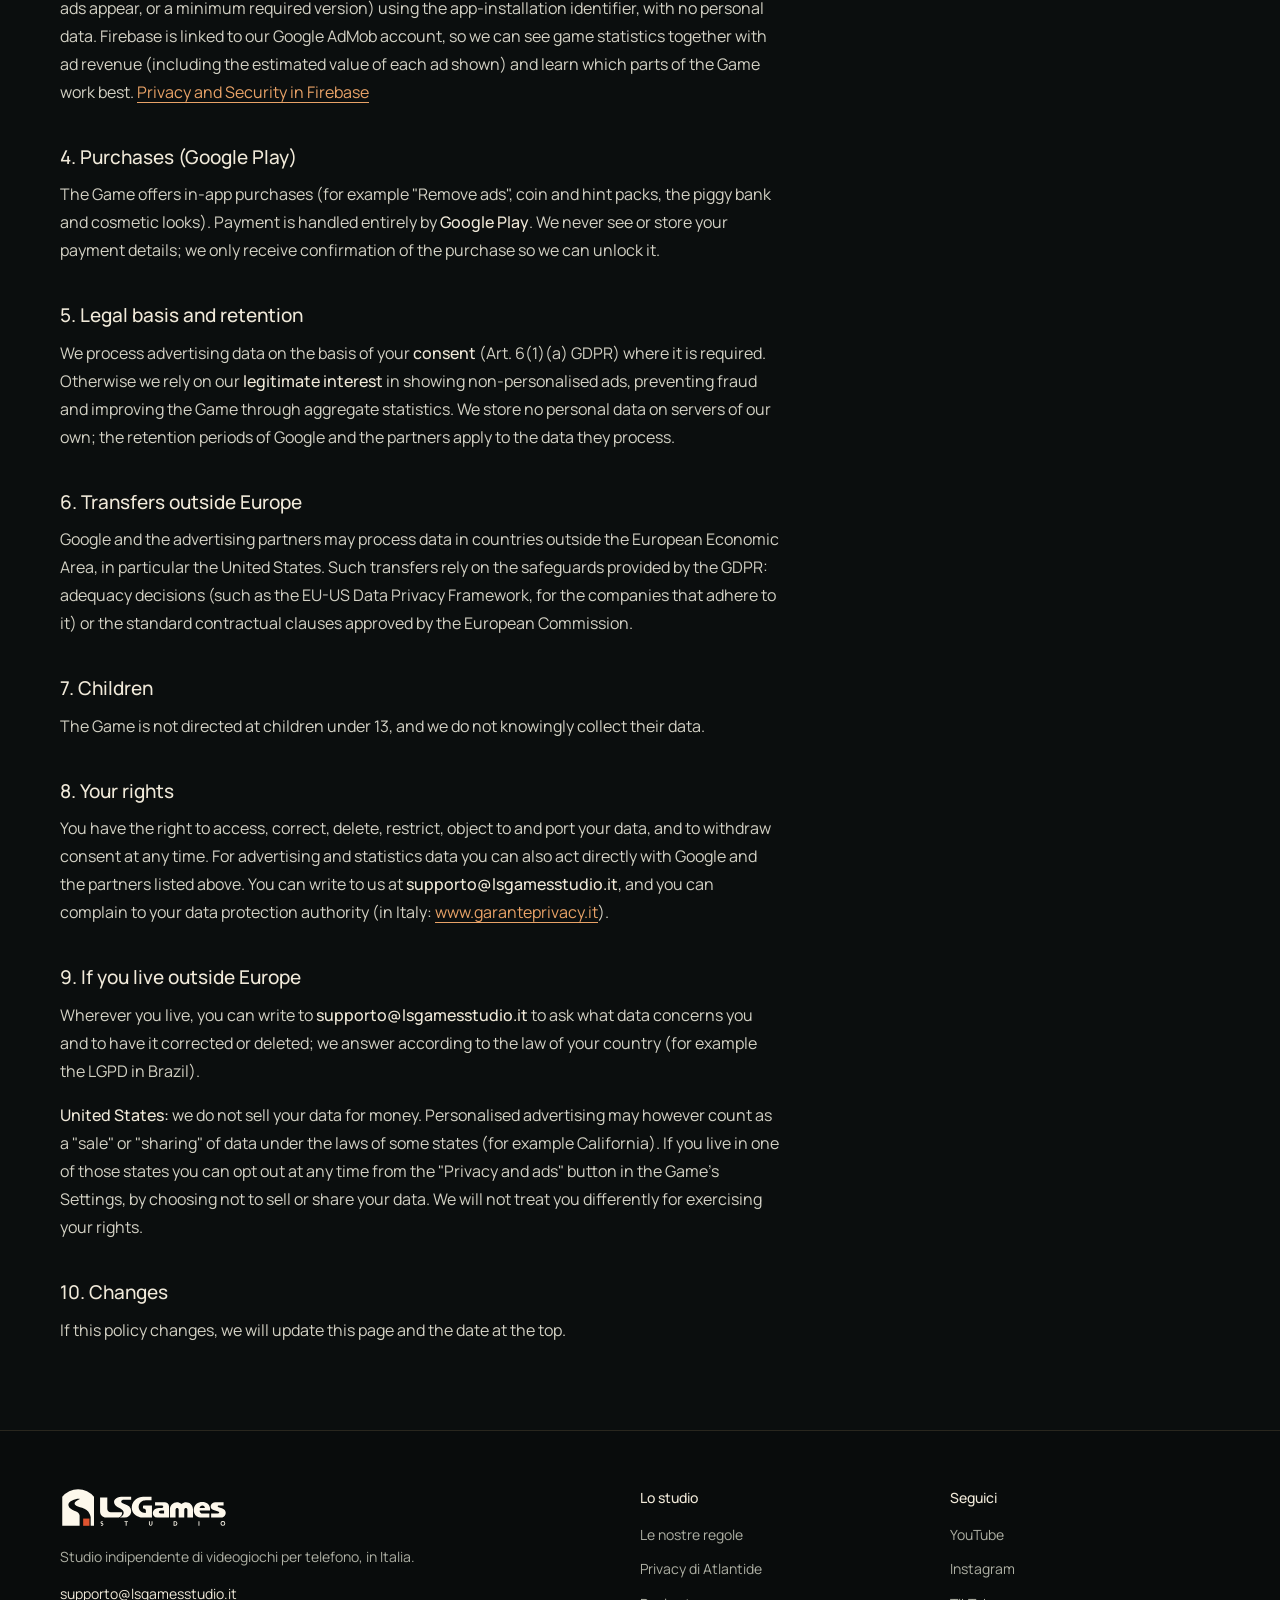
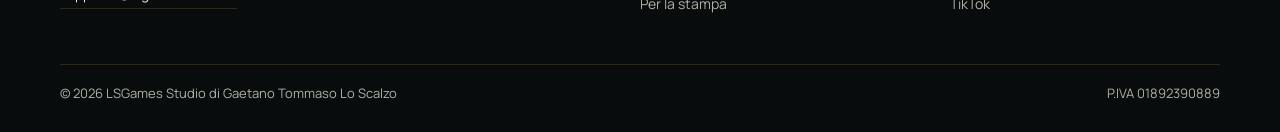
<file: atlantide/privacy.html>
<!doctype html>
<html lang="it">
<head>
<meta charset="utf-8">
<meta name="viewport" content="width=device-width, initial-scale=1">
<meta name="theme-color" content="#0b0e0e">
<title>Privacy di Atlantide / Privacy Policy - LSGames Studio</title>
<meta name="description" content="Informativa sulla privacy di Atlantide: Gates of Light, in italiano e in inglese. Privacy policy of Atlantide: Gates of Light, in Italian and English.">
<link rel="canonical" href="https://lsgamesstudio.it/atlantide/privacy.html">
<meta property="og:site_name" content="LSGames Studio">
<meta property="og:type" content="website">
<meta property="og:locale" content="it_IT">
<meta property="og:title" content="Privacy di Atlantide / Privacy Policy - LSGames Studio">
<meta property="og:description" content="Informativa sulla privacy di Atlantide: Gates of Light, in italiano e in inglese. Privacy policy of Atlantide: Gates of Light, in Italian and English.">
<meta property="og:url" content="https://lsgamesstudio.it/atlantide/privacy.html">
<meta property="og:image" content="https://lsgamesstudio.it/assets/og-studio.png">
<meta property="og:image:width" content="1200">
<meta property="og:image:height" content="630">
<meta property="og:image:alt" content="Il logo di LSGames Studio">
<meta name="twitter:card" content="summary_large_image">
<link rel="preload" href="../assets/fonts/latin-0.woff2" as="font" type="font/woff2" crossorigin>
<link rel="preload" href="../assets/fonts/latin-1.woff2" as="font" type="font/woff2" crossorigin>
<link rel="stylesheet" href="../assets/fonts/fonts.css">
<link rel="stylesheet" href="../sito.css?v=7efcd359ca">
<link rel="icon" href="../favicon.ico" sizes="48x48">
<link rel="icon" type="image/png" sizes="32x32" href="../assets/favicon-32.png">
<link rel="apple-touch-icon" sizes="180x180" href="../assets/apple-touch-icon.png">
</head>
<body>
<a class="skip" href="#contenuto">Vai al contenuto</a>
<header class="header wrap">
  <a class="brand" href="../" aria-label="LSGames Studio, pagina iniziale"><img src="../assets/marchio/logo-orizzontale-scuro.svg" alt="LSGames Studio" width="208" height="52"></a>
  <nav class="menu" aria-label="Navigazione principale"><a href="../#giochi">Giochi</a><a href="../regole/">Regole</a><a href="../studio/">Lo studio</a><a href="../stampa/">Stampa</a><a href="../#contatti">Contatti</a></nav>
  <a class="lang" href="#english" lang="en" hreflang="en">English</a>
</header>
<main id="contenuto">
<article class="legal wrap">
<h1>Informativa sulla privacy – Atlantide: Gates of Light</h1>
<p><em>Ultimo aggiornamento: 24 novembre 2026</em></p>
<p>Questa informativa spiega quali dati tratta il gioco <strong>Atlantide: Gates of Light</strong> ("il Gioco"), pubblicato da <strong>Gaetano Tommaso Lo Scalzo</strong> (LSGames Studio), sviluppatore indipendente ("noi"), titolare del trattamento.<br>Contatto: <strong>supporto@lsgamesstudio.it</strong></p>

<h2>1. Dati che non raccogliamo</h2>
<p>Il Gioco non richiede registrazione né account. Non chiediamo nome, email, numero di telefono, posizione precisa o altri dati personali, e non abbiamo server nostri che li ricevano. I tuoi progressi (livelli, Torre, enigma del giorno, monete, impostazioni) sono salvati <strong>solo sul tuo dispositivo</strong> e vengono cancellati se disinstalli il Gioco. Se hai attivato il backup automatico di Android, il sistema può conservarne una copia cifrata nel tuo account Google, per ripristinarla su un nuovo dispositivo; la gestisce Google, non noi. Il Gioco è disponibile in sei lingue (italiano, inglese, spagnolo, portoghese, francese, tedesco): la lingua si sceglie nel Gioco e resta salvata sul dispositivo. I promemoria sono notifiche locali generate dal dispositivo e si possono disattivare dalle Impostazioni.</p>

<h2>2. Pubblicità (Google AdMob e partner di mediazione)</h2>
<p>Il Gioco mostra annunci tramite <strong>Google AdMob</strong> (Google Ireland Ltd / Google LLC). AdMob può far competere per ogni annuncio altre reti pubblicitarie ("partner di mediazione"). Oggi è:</p>
<ul>
<li><strong>Unity Ads</strong> (Unity Technologies) – <a href="https://unity.com/legal/game-player-and-app-user-privacy-policy">informativa</a></li>
</ul>
<p>AdMob può inoltre far partecipare all'asta di ogni annuncio altre società pubblicitarie, senza che il Gioco contenga il loro software ("partner d'asta"). Oggi sono: <strong>Bidease</strong>, <strong>Nexxen</strong>, <strong>Ogury</strong> e <strong>Verve Group</strong>. Ricevono da Google gli stessi dati indicati qui sotto, solo per fare un'offerta e mostrare l'annuncio. L'elenco aggiornato dei partner, con il collegamento all'informativa di ciascuno, è sempre visibile nella schermata del consenso (pulsante "Privacy e annunci" nelle Impostazioni del Gioco).</p>
<p>Per mostrare gli annunci, misurarne l'efficacia e prevenire le frodi, Google e questi partner possono raccogliere:</p>
<ul>
<li>l'<strong>ID pubblicità</strong> del dispositivo (Android Advertising ID);</li>
<li>l'<strong>indirizzo IP</strong> e la posizione approssimativa che se ne ricava;</li>
<li>informazioni sul dispositivo (modello, sistema operativo, lingua) e sull'interazione con gli annunci.</li>
</ul>
<p><strong>Consenso.</strong> Nello Spazio Economico Europeo, nel Regno Unito e in Svizzera, al primo avvio ti chiediamo il consenso tramite la piattaforma di Google (UMP), che elenca anche i partner pubblicitari. Puoi <strong>accettare</strong>, <strong>rifiutare</strong> o <strong>scegliere le singole finalità</strong>. Se rifiuti, vedrai comunque annunci, ma non personalizzati. Puoi cambiare idea in qualsiasi momento dal pulsante <strong>"Privacy e annunci"</strong> nelle Impostazioni del Gioco. Puoi anche reimpostare o eliminare l'ID pubblicità dalle impostazioni di Android (Google → Annunci).</p>
<p>Come Google tratta questi dati: <a href="https://policies.google.com/technologies/partner-sites">policies.google.com/technologies/partner-sites</a><br>Informativa privacy di Google: <a href="https://policies.google.com/privacy">policies.google.com/privacy</a></p>

<h2>3. Statistiche di gioco (Google Analytics for Firebase)</h2>
<p>Per capire come viene usato il Gioco e migliorarlo (per esempio quali livelli sono troppo difficili), usiamo <strong>Google Analytics for Firebase</strong>. Raccoglie dati di utilizzo anonimi o pseudonimi: eventi di gioco (livelli iniziati e completati, acquisti nel negozio, annunci visti), un identificatore dell'installazione dell'app, modello e sistema del dispositivo, lingua, paese approssimativo. Non raccoglie il tuo nome né la tua email. Dove richiesto, l'uso a fini pubblicitari segue la tua scelta nel messaggio di consenso. Usiamo anche Firebase Remote Config, che scarica dalla rete le impostazioni del Gioco (per esempio la frequenza degli annunci o una versione minima richiesta) e per farlo usa l'identificatore dell'installazione, senza dati personali. Firebase è collegato al nostro account Google AdMob: così vediamo insieme statistiche di gioco ed entrate degli annunci (anche il valore stimato di ogni annuncio mostrato), per capire quali parti del Gioco funzionano meglio. <a href="https://firebase.google.com/support/privacy">Privacy e sicurezza in Firebase</a></p>

<h2>4. Acquisti (Google Play)</h2>
<p>Il Gioco offre acquisti in-app (per esempio "Rimuovi pubblicità", pacchetti di monete e di aiuti, il salvadanaio e aspetti estetici). Il pagamento è gestito interamente da <strong>Google Play</strong>: noi non vediamo né conserviamo i tuoi dati di pagamento. Riceviamo solo la conferma dell'acquisto, per sbloccarlo nel Gioco.</p>

<h2>5. Base giuridica e conservazione</h2>
<p>Trattiamo i dati pubblicitari sulla base del tuo <strong>consenso</strong> (art. 6.1.a GDPR) dove richiesto, e per il resto sul <strong>legittimo interesse</strong> a mostrare annunci non personalizzati, prevenire le frodi e migliorare il Gioco con statistiche aggregate. Noi non conserviamo dati personali su server nostri; per i dati trattati da Google e dai partner valgono i tempi indicati nelle loro norme.</p>

<h2>6. Trasferimento dei dati fuori dall'Europa</h2>
<p>Google e i partner pubblicitari possono trattare i dati anche in paesi fuori dallo Spazio Economico Europeo, in particolare negli Stati Uniti. In questi casi il trasferimento avviene con le garanzie previste dal GDPR: decisioni di adeguatezza (come il Data Privacy Framework UE-USA, per le società che vi aderiscono) o clausole contrattuali tipo approvate dalla Commissione europea.</p>

<h2>7. Minori</h2>
<p>Il Gioco non è rivolto ai minori di 13 anni e non raccogliamo consapevolmente loro dati.</p>

<h2>8. I tuoi diritti</h2>
<p>Hai diritto di accesso, rettifica, cancellazione, limitazione, opposizione e portabilità dei dati, e di revocare il consenso in qualsiasi momento. Per i dati pubblicitari e statistici puoi agire anche direttamente su Google e sui partner indicati sopra. Puoi scriverci a <strong>supporto@lsgamesstudio.it</strong> e proporre reclamo al <strong>Garante per la protezione dei dati personali</strong> (<a href="https://www.garanteprivacy.it">www.garanteprivacy.it</a>).</p>

<h2>9. Se vivi fuori dall'Europa</h2>
<p>Qualunque sia il tuo paese, puoi scriverci a <strong>supporto@lsgamesstudio.it</strong> per chiedere quali dati ti riguardano, farli correggere o cancellare: rispondiamo secondo la legge del tuo paese (per esempio la LGPD in Brasile).</p>
<p><strong>Stati Uniti:</strong> non vendiamo i tuoi dati in cambio di denaro. La pubblicità personalizzata può però essere considerata "vendita" o "condivisione" dei dati secondo le leggi di alcuni stati (per esempio la California). Se vivi in uno di questi stati puoi rifiutarla in qualsiasi momento dal pulsante "Privacy e annunci" nelle Impostazioni del Gioco, scegliendo di non vendere né condividere i tuoi dati. Non ti tratteremo in modo diverso per aver esercitato i tuoi diritti.</p>

<h2>10. Modifiche</h2>
<p>Se questa informativa cambia, aggiorneremo questa pagina e la data in alto.</p>
</article>

<article class="legal wrap" lang="en" id="english">
<h1>Privacy Policy – Atlantide: Gates of Light</h1>
<p><em>Last updated: November 24, 2026</em></p>
<p>This policy explains what data the game <strong>Atlantide: Gates of Light</strong> ("the Game") processes. The Game is published by <strong>Gaetano Tommaso Lo Scalzo</strong> (LSGames Studio), an independent developer ("we"), who is the data controller.<br>Contact: <strong>supporto@lsgamesstudio.it</strong></p>

<h2>1. Data we do not collect</h2>
<p>The Game needs no sign-up or account. We do not ask for your name, email, phone number, precise location or any other personal data, and we have no servers of our own that receive it. Your progress (levels, Tower, daily puzzle, coins, settings) is stored <strong>only on your device</strong> and is deleted if you uninstall the Game. If you have Android automatic backup turned on, the system may keep an encrypted copy in your Google account to restore it on a new device; Google manages it, not us. The Game is available in six languages (Italian, English, Spanish, Portuguese, French, German); the language is chosen in the Game and stored on the device. Reminders are local notifications created on the device and can be turned off in Settings.</p>

<h2>2. Advertising (Google AdMob and mediation partners)</h2>
<p>The Game shows ads through <strong>Google AdMob</strong> (Google Ireland Ltd / Google LLC). AdMob may let other ad networks ("mediation partners") compete for each ad. Currently it is:</p>
<ul>
<li><strong>Unity Ads</strong> (Unity Technologies) – <a href="https://unity.com/legal/game-player-and-app-user-privacy-policy">policy</a></li>
</ul>
<p>AdMob may also let other advertising companies take part in the auction for each ad, without their software being inside the Game ("auction partners"). Currently they are: <strong>Bidease</strong>, <strong>Nexxen</strong>, <strong>Ogury</strong> and <strong>Verve Group</strong>. They receive from Google the same data listed below, only to bid and to show the ad. The current list of partners, with a link to each one's policy, is always available in the consent screen ("Privacy and ads" button in the Game's Settings).</p>
<p>To show ads, measure them and prevent fraud, Google and these partners may collect:</p>
<ul>
<li>the device <strong>advertising ID</strong>;</li>
<li>your <strong>IP address</strong> and the approximate location derived from it;</li>
<li>device information (model, OS, language) and your interaction with ads.</li>
</ul>
<p><strong>Consent.</strong> In the EEA, the UK and Switzerland we ask for your consent at first launch through Google's platform (UMP), which also lists the ad partners. You can <strong>accept</strong>, <strong>refuse</strong> or <strong>choose specific purposes</strong>. If you refuse, you will still see ads, but they will not be personalised. You can change your choice at any time with the <strong>"Privacy and ads"</strong> button in the Game's Settings. You can also reset or delete your advertising ID in Android settings (Google → Ads).</p>
<p>How Google uses this data: <a href="https://policies.google.com/technologies/partner-sites">policies.google.com/technologies/partner-sites</a><br>Google Privacy Policy: <a href="https://policies.google.com/privacy">policies.google.com/privacy</a></p>

<h2>3. Game statistics (Google Analytics for Firebase)</h2>
<p>To understand how the Game is used and improve it (for example, which levels are too hard), we use <strong>Google Analytics for Firebase</strong>. It collects anonymous or pseudonymous usage data: game events (levels started and completed, shop purchases, ads watched), an app-installation identifier, device model and OS, language and approximate country. It does not collect your name or email. Where required, advertising use follows your choice in the consent message. We also use Firebase Remote Config, which downloads the Game's settings from the network (for example how often ads appear, or a minimum required version) using the app-installation identifier, with no personal data. Firebase is linked to our Google AdMob account, so we can see game statistics together with ad revenue (including the estimated value of each ad shown) and learn which parts of the Game work best. <a href="https://firebase.google.com/support/privacy">Privacy and Security in Firebase</a></p>

<h2>4. Purchases (Google Play)</h2>
<p>The Game offers in-app purchases (for example "Remove ads", coin and hint packs, the piggy bank and cosmetic looks). Payment is handled entirely by <strong>Google Play</strong>. We never see or store your payment details; we only receive confirmation of the purchase so we can unlock it.</p>

<h2>5. Legal basis and retention</h2>
<p>We process advertising data on the basis of your <strong>consent</strong> (Art. 6(1)(a) GDPR) where it is required. Otherwise we rely on our <strong>legitimate interest</strong> in showing non-personalised ads, preventing fraud and improving the Game through aggregate statistics. We store no personal data on servers of our own; the retention periods of Google and the partners apply to the data they process.</p>

<h2>6. Transfers outside Europe</h2>
<p>Google and the advertising partners may process data in countries outside the European Economic Area, in particular the United States. Such transfers rely on the safeguards provided by the GDPR: adequacy decisions (such as the EU-US Data Privacy Framework, for the companies that adhere to it) or the standard contractual clauses approved by the European Commission.</p>

<h2>7. Children</h2>
<p>The Game is not directed at children under 13, and we do not knowingly collect their data.</p>

<h2>8. Your rights</h2>
<p>You have the right to access, correct, delete, restrict, object to and port your data, and to withdraw consent at any time. For advertising and statistics data you can also act directly with Google and the partners listed above. You can write to us at <strong>supporto@lsgamesstudio.it</strong>, and you can complain to your data protection authority (in Italy: <a href="https://www.garanteprivacy.it">www.garanteprivacy.it</a>).</p>

<h2>9. If you live outside Europe</h2>
<p>Wherever you live, you can write to <strong>supporto@lsgamesstudio.it</strong> to ask what data concerns you and to have it corrected or deleted; we answer according to the law of your country (for example the LGPD in Brazil).</p>
<p><strong>United States:</strong> we do not sell your data for money. Personalised advertising may however count as a "sale" or "sharing" of data under the laws of some states (for example California). If you live in one of those states you can opt out at any time from the "Privacy and ads" button in the Game's Settings, by choosing not to sell or share your data. We will not treat you differently for exercising your rights.</p>

<h2>10. Changes</h2>
<p>If this policy changes, we will update this page and the date at the top.</p>
</article>
</main>
<footer class="footer">
<div class="wrap footer-top">
  <div class="footer-brand"><img src="../assets/marchio/logo-orizzontale-scuro.svg" alt="LSGames Studio" width="168" height="42" loading="lazy"><p>Studio indipendente di videogiochi per telefono, in Italia.</p><a class="footer-mail" href="mailto:supporto@lsgamesstudio.it">supporto@lsgamesstudio.it</a></div>
  <nav class="footer-links" aria-label="Pagine di servizio"><p>Lo studio</p><a href="../regole/">Le nostre regole</a><a href="privacy.html">Privacy di Atlantide</a><a href="../stampa/">Per la stampa</a></nav>
  <nav class="footer-links" aria-label="Seguici"><p>Seguici</p><a href="https://www.youtube.com/@lsgamesstudio" rel="me">YouTube</a><a href="https://www.instagram.com/lsgamesstudio/" rel="me">Instagram</a><a href="https://www.tiktok.com/@lsgamesstudio" rel="me">TikTok</a></nav>
</div>
<div class="wrap footer-legal">
  <p>© 2026 LSGames Studio di Gaetano Tommaso Lo Scalzo</p><p>P.IVA 01892390889</p>
</div>
</footer>
</body>
</html>
</file>
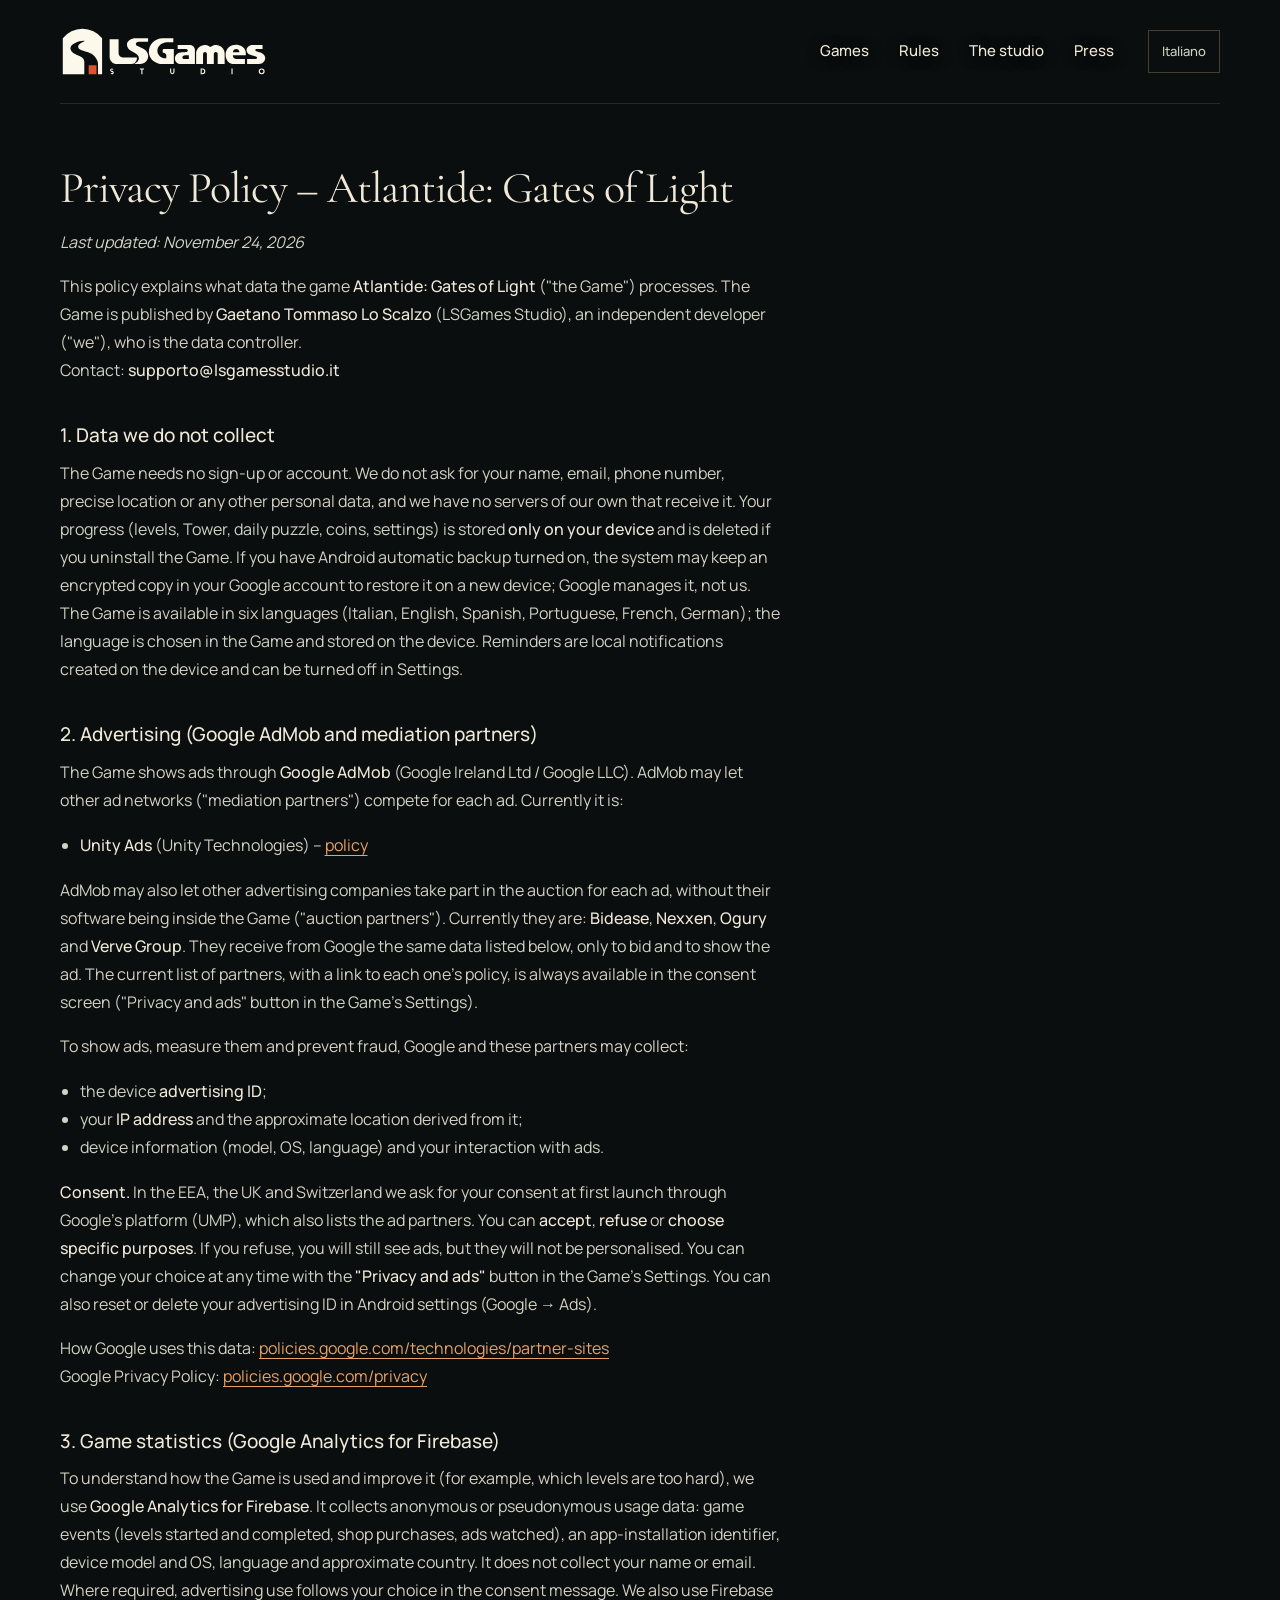
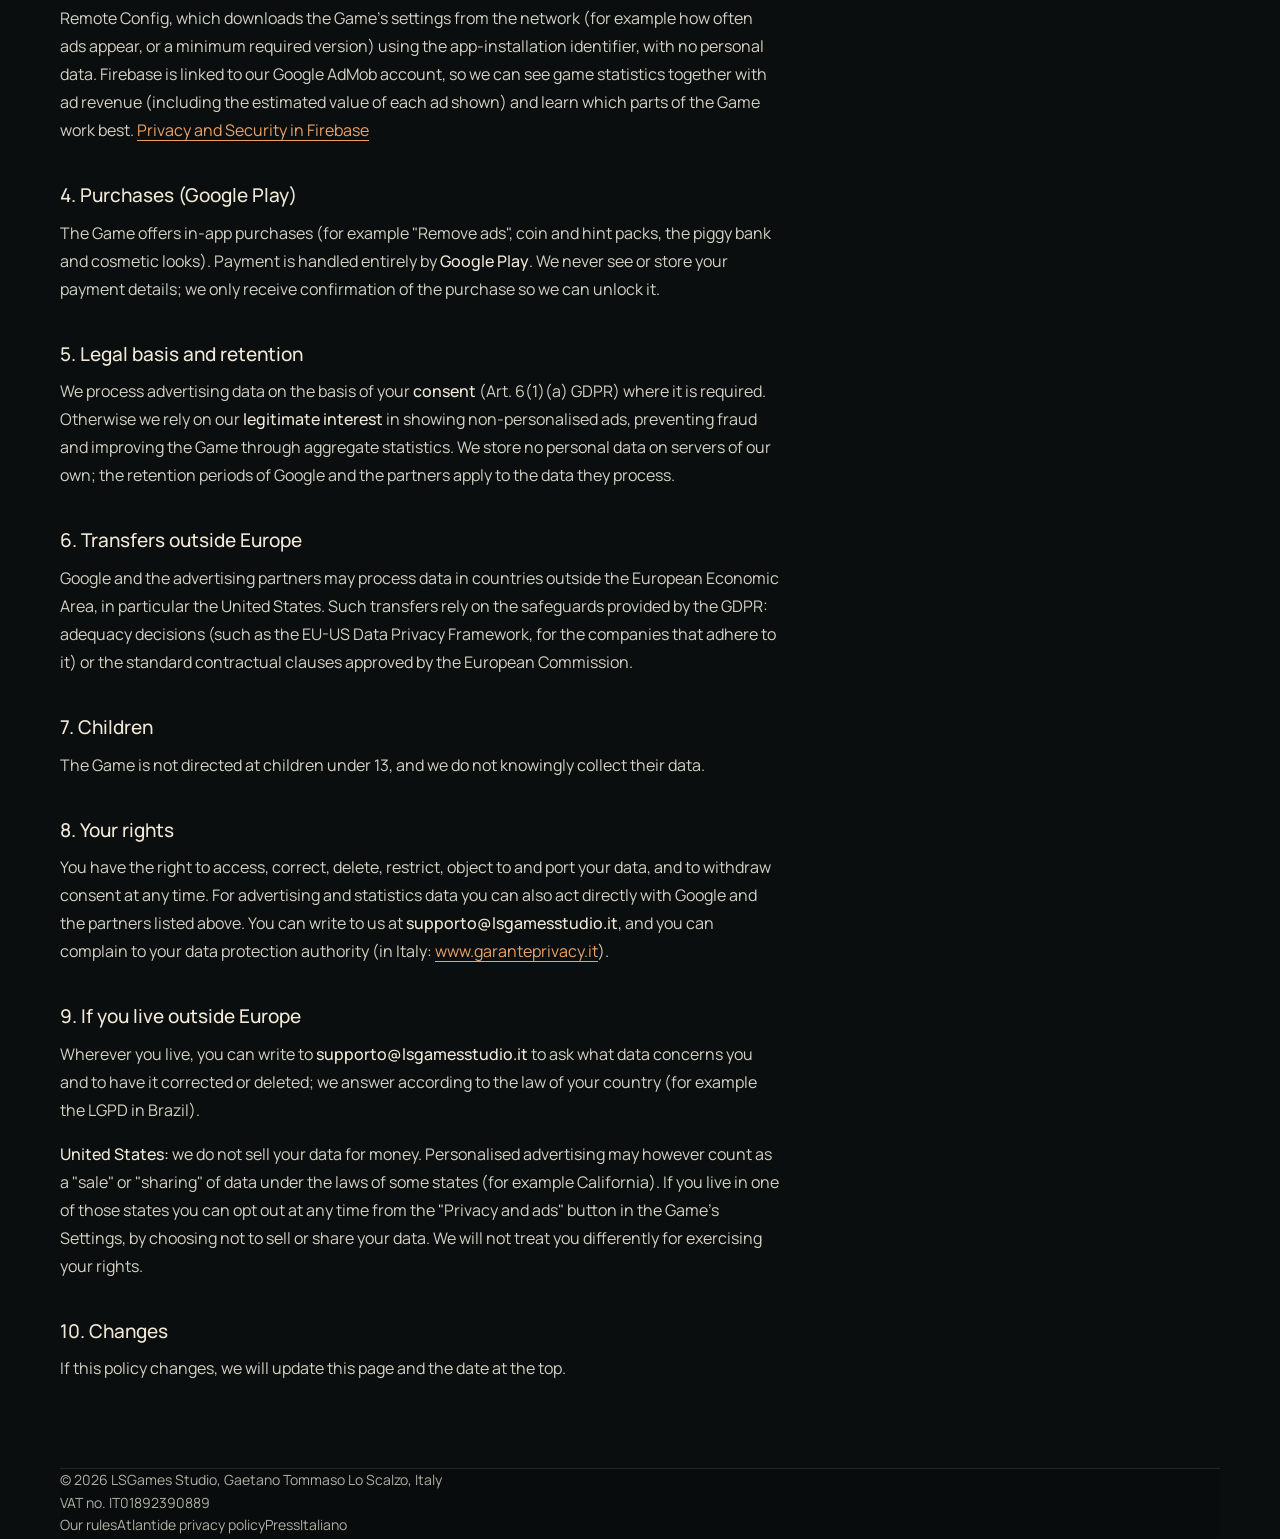
<file: en/atlantide/privacy.html>
<!doctype html>
<html lang="en">
<head>
<meta charset="utf-8">
<meta name="viewport" content="width=device-width, initial-scale=1">
<meta name="theme-color" content="#0b0e0e">
<title>Privacy Policy – Atlantide: Gates of Light - LSGames Studio</title>
<meta name="description" content="Privacy policy of Atlantide: Gates of Light, the Android game published by LSGames Studio.">
<link rel="canonical" href="https://akerith.github.io/en/atlantide/privacy.html">
<link rel="alternate" hreflang="it" href="https://akerith.github.io/atlantide/privacy.html">
<link rel="alternate" hreflang="en" href="https://akerith.github.io/en/atlantide/privacy.html">
<link rel="alternate" hreflang="x-default" href="https://akerith.github.io/en/atlantide/privacy.html">
<meta property="og:site_name" content="LSGames Studio">
<meta property="og:type" content="website">
<meta property="og:locale" content="en_GB">
<meta property="og:title" content="Privacy Policy – Atlantide: Gates of Light - LSGames Studio">
<meta property="og:description" content="Privacy policy of Atlantide: Gates of Light, the Android game published by LSGames Studio.">
<meta property="og:url" content="https://akerith.github.io/en/atlantide/privacy.html">
<meta property="og:image" content="https://akerith.github.io/assets/og-studio.png">
<meta property="og:image:width" content="1200">
<meta property="og:image:height" content="630">
<meta property="og:image:alt" content="The LSGames Studio logo">
<meta name="twitter:card" content="summary_large_image">
<link rel="preload" href="../../assets/fonts/latin-0.woff2" as="font" type="font/woff2" crossorigin>
<link rel="preload" href="../../assets/fonts/latin-1.woff2" as="font" type="font/woff2" crossorigin>
<link rel="stylesheet" href="../../assets/fonts/fonts.css">
<link rel="stylesheet" href="../../sito.css?v=7efcd359ca">
<link rel="icon" href="../../favicon.ico" sizes="48x48">
<link rel="icon" type="image/png" sizes="32x32" href="../../assets/favicon-32.png">
<link rel="apple-touch-icon" sizes="180x180" href="../../assets/apple-touch-icon.png">
</head>
<body>
<a class="skip" href="#contenuto">Skip to content</a>
<header class="header wrap">
  <a class="brand" href="../" aria-label="LSGames Studio, home page"><img src="../../assets/marchio/logo-orizzontale-scuro.svg" alt="LSGames Studio" width="208" height="52"></a>
  <nav class="menu" aria-label="Main navigation"><a href="../#games">Games</a><a href="../rules/">Rules</a><a href="../studio/">The studio</a><a href="../press/">Press</a></nav>
  <a class="lang" href="../../atlantide/privacy.html" lang="it" hreflang="it">Italiano</a>
</header>
<main id="contenuto">
<article class="legal wrap">
<h1>Privacy Policy – Atlantide: Gates of Light</h1>
<p><em>Last updated: November 24, 2026</em></p>
<p>This policy explains what data the game <strong>Atlantide: Gates of Light</strong> ("the Game") processes. The Game is published by <strong>Gaetano Tommaso Lo Scalzo</strong> (LSGames Studio), an independent developer ("we"), who is the data controller.<br>Contact: <strong>supporto@lsgamesstudio.it</strong></p>

<h2>1. Data we do not collect</h2>
<p>The Game needs no sign-up or account. We do not ask for your name, email, phone number, precise location or any other personal data, and we have no servers of our own that receive it. Your progress (levels, Tower, daily puzzle, coins, settings) is stored <strong>only on your device</strong> and is deleted if you uninstall the Game. If you have Android automatic backup turned on, the system may keep an encrypted copy in your Google account to restore it on a new device; Google manages it, not us. The Game is available in six languages (Italian, English, Spanish, Portuguese, French, German); the language is chosen in the Game and stored on the device. Reminders are local notifications created on the device and can be turned off in Settings.</p>

<h2>2. Advertising (Google AdMob and mediation partners)</h2>
<p>The Game shows ads through <strong>Google AdMob</strong> (Google Ireland Ltd / Google LLC). AdMob may let other ad networks ("mediation partners") compete for each ad. Currently it is:</p>
<ul>
<li><strong>Unity Ads</strong> (Unity Technologies) – <a href="https://unity.com/legal/game-player-and-app-user-privacy-policy">policy</a></li>
</ul>
<p>AdMob may also let other advertising companies take part in the auction for each ad, without their software being inside the Game ("auction partners"). Currently they are: <strong>Bidease</strong>, <strong>Nexxen</strong>, <strong>Ogury</strong> and <strong>Verve Group</strong>. They receive from Google the same data listed below, only to bid and to show the ad. The current list of partners, with a link to each one's policy, is always available in the consent screen ("Privacy and ads" button in the Game's Settings).</p>
<p>To show ads, measure them and prevent fraud, Google and these partners may collect:</p>
<ul>
<li>the device <strong>advertising ID</strong>;</li>
<li>your <strong>IP address</strong> and the approximate location derived from it;</li>
<li>device information (model, OS, language) and your interaction with ads.</li>
</ul>
<p><strong>Consent.</strong> In the EEA, the UK and Switzerland we ask for your consent at first launch through Google's platform (UMP), which also lists the ad partners. You can <strong>accept</strong>, <strong>refuse</strong> or <strong>choose specific purposes</strong>. If you refuse, you will still see ads, but they will not be personalised. You can change your choice at any time with the <strong>"Privacy and ads"</strong> button in the Game's Settings. You can also reset or delete your advertising ID in Android settings (Google → Ads).</p>
<p>How Google uses this data: <a href="https://policies.google.com/technologies/partner-sites">policies.google.com/technologies/partner-sites</a><br>Google Privacy Policy: <a href="https://policies.google.com/privacy">policies.google.com/privacy</a></p>

<h2>3. Game statistics (Google Analytics for Firebase)</h2>
<p>To understand how the Game is used and improve it (for example, which levels are too hard), we use <strong>Google Analytics for Firebase</strong>. It collects anonymous or pseudonymous usage data: game events (levels started and completed, shop purchases, ads watched), an app-installation identifier, device model and OS, language and approximate country. It does not collect your name or email. Where required, advertising use follows your choice in the consent message. We also use Firebase Remote Config, which downloads the Game's settings from the network (for example how often ads appear, or a minimum required version) using the app-installation identifier, with no personal data. Firebase is linked to our Google AdMob account, so we can see game statistics together with ad revenue (including the estimated value of each ad shown) and learn which parts of the Game work best. <a href="https://firebase.google.com/support/privacy">Privacy and Security in Firebase</a></p>

<h2>4. Purchases (Google Play)</h2>
<p>The Game offers in-app purchases (for example "Remove ads", coin and hint packs, the piggy bank and cosmetic looks). Payment is handled entirely by <strong>Google Play</strong>. We never see or store your payment details; we only receive confirmation of the purchase so we can unlock it.</p>

<h2>5. Legal basis and retention</h2>
<p>We process advertising data on the basis of your <strong>consent</strong> (Art. 6(1)(a) GDPR) where it is required. Otherwise we rely on our <strong>legitimate interest</strong> in showing non-personalised ads, preventing fraud and improving the Game through aggregate statistics. We store no personal data on servers of our own; the retention periods of Google and the partners apply to the data they process.</p>

<h2>6. Transfers outside Europe</h2>
<p>Google and the advertising partners may process data in countries outside the European Economic Area, in particular the United States. Such transfers rely on the safeguards provided by the GDPR: adequacy decisions (such as the EU-US Data Privacy Framework, for the companies that adhere to it) or the standard contractual clauses approved by the European Commission.</p>

<h2>7. Children</h2>
<p>The Game is not directed at children under 13, and we do not knowingly collect their data.</p>

<h2>8. Your rights</h2>
<p>You have the right to access, correct, delete, restrict, object to and port your data, and to withdraw consent at any time. For advertising and statistics data you can also act directly with Google and the partners listed above. You can write to us at <strong>supporto@lsgamesstudio.it</strong>, and you can complain to your data protection authority (in Italy: <a href="https://www.garanteprivacy.it">www.garanteprivacy.it</a>).</p>

<h2>9. If you live outside Europe</h2>
<p>Wherever you live, you can write to <strong>supporto@lsgamesstudio.it</strong> to ask what data concerns you and to have it corrected or deleted; we answer according to the law of your country (for example the LGPD in Brazil).</p>
<p><strong>United States:</strong> we do not sell your data for money. Personalised advertising may however count as a "sale" or "sharing" of data under the laws of some states (for example California). If you live in one of those states you can opt out at any time from the "Privacy and ads" button in the Game's Settings, by choosing not to sell or share your data. We will not treat you differently for exercising your rights.</p>

<h2>10. Changes</h2>
<p>If this policy changes, we will update this page and the date at the top.</p>
</article>
</main>
<footer class="footer wrap">
  <div class="footer-id"><p>© 2026 LSGames Studio, Gaetano Tommaso Lo Scalzo, Italy</p><p>VAT no. IT01892390889</p></div>
  <nav aria-label="Service pages"><a href="../rules/">Our rules</a><a href="privacy.html" aria-current="page">Atlantide privacy policy</a><a href="../press/">Press</a><a href="../../atlantide/privacy.html" lang="it" hreflang="it">Italiano</a></nav>
</footer>
</body>
</html>
</file>
<file: assets/fonts/fonts.css>
@font-face {
  font-family: 'Cormorant Garamond';
  font-style: normal;
  font-weight: 400;
  font-display: swap;
  src: url(latin-0.woff2) format('woff2');
  unicode-range: U+0000-00FF, U+0131, U+0152-0153, U+02BB-02BC, U+02C6, U+02DA, U+02DC, U+0304, U+0308, U+0329, U+2000-206F, U+20AC, U+2122, U+2191, U+2193, U+2212, U+2215, U+FEFF, U+FFFD;
}
@font-face {
  font-family: 'Manrope';
  font-style: normal;
  font-weight: 400;
  font-display: swap;
  src: url(latin-1.woff2) format('woff2');
  unicode-range: U+0000-00FF, U+0131, U+0152-0153, U+02BB-02BC, U+02C6, U+02DA, U+02DC, U+0304, U+0308, U+0329, U+2000-206F, U+20AC, U+2122, U+2191, U+2193, U+2212, U+2215, U+FEFF, U+FFFD;
}
@font-face {
  font-family: 'Manrope';
  font-style: normal;
  font-weight: 500;
  font-display: swap;
  src: url(latin-2.woff2) format('woff2');
  unicode-range: U+0000-00FF, U+0131, U+0152-0153, U+02BB-02BC, U+02C6, U+02DA, U+02DC, U+0304, U+0308, U+0329, U+2000-206F, U+20AC, U+2122, U+2191, U+2193, U+2212, U+2215, U+FEFF, U+FFFD;
}
</file>
<file: sito.css>
/* LSGames Studio - sito. Si modifica in tools/sito/statico/sito.css (progetto dello studio), poi si rilancia build.py. */
:root {
  color-scheme: dark;
  --bg: #0b0e0e;
  --surface: #111716;
  --text: #f0e9d9;
  --soft: #d3d1c4;
  --muted: #aeb0a4;
  --light: #e8a267;   /* la luce del portale: collegamenti e pulsanti */
  --player: #de532f;  /* l'arancione del logo: solo il giocatore, cioè "sei qui" */
  --line: #b39b6a30;
  --serif: 'Cormorant Garamond', Georgia, serif;
  --sans: 'Manrope', Arial, sans-serif;
  --measure: 64ch;
}
* { box-sizing: border-box; }
html { scroll-behavior: smooth; scroll-padding-top: 32px; -webkit-text-size-adjust: 100%; }
body { margin: 0; background: var(--bg); color: var(--text); font: 400 17px/1.75 var(--sans); -webkit-font-smoothing: antialiased; }
a { color: inherit; text-decoration: none; }
button { font: inherit; }
button, a { -webkit-tap-highlight-color: transparent; }
button:focus-visible, a:focus-visible { outline: 2px solid var(--light); outline-offset: 5px; }
::selection { background: #a3683e; color: #fff3dc; }
img { display: block; max-width: 100%; height: auto; }
h1, h2, h3 { font-family: var(--serif); font-weight: 400; margin: 0; text-wrap: balance; }
/* Cormorant ha di serie le cifre "antiche" (100 si legge "ioo"): si usano quelle allineate.
   Vale per ogni elemento e con !important, perché la proprietà abbreviata `font` azzera
   font-variant-numeric: elencare i selettori uno per uno ne aveva lasciato fuori uno. */
*, *::before, *::after { font-variant-numeric: lining-nums !important; }
p { margin: 0 0 1em; }
.wrap { width: min(1240px, calc(100% - 120px)); margin-inline: auto; }
.label { margin: 0; font-size: 14px; font-weight: 500; letter-spacing: .02em; color: #dfcaac; }
[hidden] { display: none !important; }
.skip { position: fixed; top: -100px; left: 20px; background: var(--text); color: var(--bg); padding: 14px; z-index: 20; }
.skip:focus { top: 15px; }

/* Intestazione */
.header { min-height: 104px; display: flex; align-items: center; gap: 34px; position: relative; z-index: 5; border-bottom: 1px solid var(--line); }
.home .header { position: absolute; top: 0; left: 0; right: 0; border: 0; }
.brand { flex-shrink: 0; }
.brand img { width: 208px; }
.menu { margin-left: auto; display: flex; align-items: center; gap: 30px; font-size: 15px; font-weight: 500; }
.menu a { position: relative; padding-block: 12px; text-shadow: 0 2px 14px #000; }
.menu a::after { content: ''; position: absolute; bottom: 6px; left: 0; width: 100%; height: 1px; background: var(--light); transform: scaleX(0); transform-origin: left; transition: transform .25s; }
.menu a:hover::after { transform: scaleX(1); }
.menu a[aria-current="page"]::before { content: ''; position: absolute; left: -15px; top: 50%; width: 7px; height: 8px; margin-top: -4px; background: var(--player); }
.lang { font-size: 13px; font-weight: 500; padding: 9px 13px; border: 1px solid #b39b6a59; color: var(--soft); background: #0b0e0e80; transition: border-color .2s, color .2s; }
.lang:hover { border-color: var(--light); color: var(--text); }

/* Apertura della pagina iniziale */
.hero { position: relative; isolation: isolate; height: min(900px, 96svh); min-height: 720px; overflow: hidden; }
.hero-scene { position: absolute; inset: 0; z-index: -2; overflow: hidden; pointer-events: none; }
.hero-art { position: absolute; inset: -14px; background: url('assets/portal-cinematic-v2.webp') right center / auto 100% no-repeat; transform: translate3d(var(--px, 0px), var(--py, 0px), 0); transition: transform 1.3s cubic-bezier(.2,.6,.2,1); will-change: transform; }
.hero::after { content: ''; position: absolute; inset: 0; z-index: -1; pointer-events: none; background: linear-gradient(90deg, #0b0e0ea8, #0b0e0e59 38%, transparent 66%), linear-gradient(0deg, var(--bg), transparent 20%, transparent 80%, #06090955); }
.hero-content { position: relative; padding-top: clamp(210px, 26vh, 280px); padding-bottom: 140px; }
.hero h1 { font-size: clamp(56px, 5.6vw, 92px); line-height: 1; letter-spacing: -.03em; max-width: 12.5em; text-wrap: initial; text-shadow: 0 3px 25px #0006; }
.hero-description { color: var(--soft); font-size: 18px; line-height: 1.7; max-width: 31em; margin: 30px 0 34px; text-shadow: 0 1px 12px #000a; }
.hero-actions { display: flex; align-items: center; gap: 34px; flex-wrap: wrap; }
.hero-link { display: inline-flex; align-items: center; min-height: 52px; padding: 13px 24px; background: var(--light); color: #19150f; font-size: 16px; font-weight: 500; transition: background .2s; }
.hero-link:hover { background: #f4bb86; }
.quiet-link { color: var(--text); font-size: 16px; padding-block: 12px; border-bottom: 1px solid #d5a27399; transition: border-color .2s, color .2s; }
.quiet-link:hover { color: #ffe1bc; border-color: var(--light); }
.hero-bottom { position: absolute; bottom: 30px; left: 0; right: 0; display: flex; justify-content: flex-end; }
.motion-toggle { border: 0; color: var(--muted); background: none; font-size: 12px; min-height: 44px; padding: 10px 4px; cursor: pointer; opacity: .7; transition: opacity .2s, color .2s; }
.motion-toggle:hover { opacity: 1; color: var(--text); }
.motion-icon { margin-right: 7px; color: var(--light); }
.portal-glow { position: absolute; inset: 0; background: radial-gradient(ellipse at 76% 65%, #ffb66d25, transparent 38%); mix-blend-mode: screen; animation: portal-breathe 9s ease-in-out infinite alternate; }
.haze { position: absolute; inset: 43% -12% -18%; opacity: .2; background: radial-gradient(ellipse at 75% 65%, #cfccae48, transparent 34%), radial-gradient(ellipse at 57% 85%, #e2d5b126, transparent 42%); filter: blur(30px); animation: mist-drift 22s ease-in-out infinite alternate; }
.embers { position: absolute; inset: 0; overflow: hidden; }
.ember { position: absolute; bottom: 15%; left: var(--left); width: var(--size); height: var(--size); border-radius: 50%; background: #f8bc76; box-shadow: 0 0 7px #ffa75070; opacity: 0; animation: ember-rise var(--duration) linear var(--delay) infinite; will-change: transform, opacity; }
.motion-paused .hero-scene *, .hero-away .hero-scene *, .tab-hidden .hero-scene * { animation-play-state: paused !important; }
.motion-paused .hero-art { transform: none; transition: none; }
@keyframes portal-breathe { from { opacity: .35; } to { opacity: 1; } }
@keyframes mist-drift { from { transform: translate3d(-3%,0,0); opacity: .12; } to { transform: translate3d(5%,-3%,0); opacity: .32; } }
@keyframes ember-rise { 0% { transform: translate3d(0,0,0); opacity: 0; } 15% { opacity: .45; } 75% { opacity: .25; } 100% { transform: translate3d(var(--drift),-330px,0); opacity: 0; } }

/* Il gioco in vetrina: continua il linguaggio dell'apertura (immagine a tutta larghezza, luce, buio ai lati) */
.games { padding-top: 150px; }
.threshold { display: flex; align-items: center; gap: 34px; margin-bottom: 30px; }
.threshold h2 { flex-shrink: 0; font-size: clamp(34px, 3.4vw, 46px); letter-spacing: -.01em; color: var(--text); }
.beam { position: relative; flex: 1; height: 1px; background: linear-gradient(90deg, transparent, #e8a267 70%, #ffe2b8); box-shadow: 0 0 12px #e8a26799, 0 0 2px #ffd9a8; transform-origin: right center; }
.beam + h2 + .beam { background: linear-gradient(270deg, transparent, #e8a267 70%, #ffe2b8); transform-origin: left center; }
.feature { position: relative; isolation: isolate; padding-top: 40px; }
.feature + .feature { margin-top: 160px; }
/* I giochi si alternano da soli: il secondo ha il testo a destra, il terzo di nuovo a sinistra, e così via */
.feature:nth-of-type(even) .feature-content { align-items: end; text-align: right; }
.feature:nth-of-type(even) .feature-scene::after { transform: scaleX(-1); }
.feature:nth-of-type(even) .feature-scene img { object-position: 38% center; }
.feature-scene { position: absolute; inset: 0 0 auto 0; height: 820px; z-index: -1; overflow: hidden; }
.feature-scene img { width: 100%; height: 100%; object-fit: cover; object-position: 62% center; }
.feature-scene::after { content: ''; position: absolute; inset: 0; background: linear-gradient(90deg, var(--bg) 0, #0b0e0ee6 30%, #0b0e0e59 62%, #0b0e0e33), linear-gradient(180deg, var(--bg), transparent 22%, transparent 55%, var(--bg)); }
.feature-content { min-height: 500px; display: flex; flex-direction: column; justify-content: center; align-items: start; }
.feature-kicker { font: 500 15px/1.5 var(--sans); color: #dfcaac; margin-bottom: 18px; }
.feature-title { font-size: clamp(72px, 8vw, 120px); line-height: .95; letter-spacing: -.03em; text-shadow: 0 3px 25px #0008; }
.feature-title > span:not(.title-word) { display: block; font: 500 14px/1.6 var(--sans); letter-spacing: .3em; text-transform: uppercase; margin-top: 16px; color: #d6cfbd; }
.feature-text { color: var(--soft); font-size: 18px; max-width: 30em; margin: 28px 0 32px; text-shadow: 0 1px 12px #000a; }
.feature-shots { display: grid; grid-template-columns: repeat(4, 1fr); gap: 26px; margin-top: 90px; }
.feature-shots img { width: 100%; border-radius: 20px; border: 1px solid #b39b6a40; box-shadow: 0 34px 70px -20px #000, 0 0 0 6px #0b0e0e; }
.feature-shots img:nth-child(even) { margin-top: 46px; }

/* La promessa: una frase, tre righe */
.promise { display: grid; grid-template-columns: 1fr 1fr; gap: 90px; align-items: start; padding-top: 170px; padding-bottom: 110px; }
.promise h2 { font-size: clamp(44px, 4.4vw, 64px); line-height: 1.04; letter-spacing: -.02em; max-width: 11em; }
.promise-list { border-top: 1px solid var(--line); }
.promise-list p { margin: 0; padding: 20px 0; border-bottom: 1px solid var(--line); color: var(--soft); font-size: 16px; }
.promise-list strong { color: var(--text); font-weight: 500; }
.promise-list .text-link { margin-top: 22px; }
.text-link { display: inline-block; color: var(--light); font-size: 15px; font-weight: 500; padding-block: 8px; border-bottom: 1px solid #e8a26766; transition: border-color .2s, color .2s; }
.text-link:hover { color: #ffd2a6; border-color: var(--light); }

.button { display: inline-flex; align-items: center; min-height: 52px; padding: 13px 24px; font-size: 16px; font-weight: 500; transition: background .2s, border-color .2s; }
.button--store { background: var(--light); color: #19150f; border: 1px solid var(--light); }
.button--store:hover { background: #f4bb86; border-color: #f4bb86; }
.game-links { display: flex; align-items: center; gap: 22px; flex-wrap: wrap; }
.status { display: inline-flex; align-items: center; gap: 10px; min-height: 52px; margin: 0; color: var(--soft); font-size: 15px; }
.status::before { content: ''; width: 7px; height: 7px; border: 1px solid var(--light); border-radius: 50%; }
.game-detail h1 > span { display: block; font: 500 14px/1.6 var(--sans); letter-spacing: .28em; text-transform: uppercase; margin-top: 12px; color: #c8c4b5; }

/* Lo studio, nella pagina iniziale */
.studio { padding: 96px 0 84px; border-block: 1px solid var(--line); background: radial-gradient(ellipse at 80% 30%, #54442617, transparent 50%), #101413; }
.studio-grid { display: grid; grid-template-columns: 1fr 1.25fr; gap: 90px; align-items: start; }
.studio h2 { font-size: 56px; line-height: 1.03; letter-spacing: -.02em; }
.studio-lead { max-width: 36em; font-size: 18px; color: var(--soft); margin: 0 0 22px; }
.studio-links { display: flex; gap: 34px; flex-wrap: wrap; }
.studio-facts { display: grid; grid-template-columns: repeat(4, 1fr); margin: 70px 0 0; border-top: 1px solid var(--line); }
.studio-facts > div { padding: 24px 24px 0 0; }
.studio-facts > div + div { padding-left: 28px; border-left: 1px solid var(--line); }
.studio-facts dt { color: var(--muted); font-size: 14px; }
.studio-facts dd { margin: 6px 0 0; font: 400 46px/1.1 var(--serif); color: var(--text); }

/* Contatti */
.contact { padding-top: 92px; padding-bottom: 86px; }
.contact-grid { display: grid; grid-template-columns: 1fr 1fr; align-items: end; gap: 80px; }
.contact-grid > * { min-width: 0; }
.contact h2 { font-size: 88px; line-height: .95; letter-spacing: -.025em; }
.contact-grid p { margin: 0 0 20px; color: var(--muted); font-size: 16px; }
.email { display: block; font-size: 22px; letter-spacing: -.01em; border-bottom: 1px solid var(--line); padding-bottom: 14px; overflow-wrap: anywhere; transition: color .2s, border-color .2s; }
.email:hover { color: var(--light); border-color: #b99261; }

/* Piè di pagina */
.footer { border-top: 1px solid var(--line); background: #090c0c; font-size: 14px; line-height: 1.6; color: var(--muted); }
.footer p { margin: 0; }
.footer-top { display: grid; grid-template-columns: 2fr 1fr 1fr; gap: 40px; padding: 56px 0 44px; }
.footer-brand img { width: 168px; margin-bottom: 18px; }
.footer-brand p { max-width: 26em; margin-bottom: 14px; }
.footer-mail { color: var(--text); border-bottom: 1px solid var(--line); padding-bottom: 2px; }
.footer-links { display: flex; flex-direction: column; align-items: start; gap: 2px; }
.footer-links p { color: var(--text); font-weight: 500; margin-bottom: 8px; }
.footer a { padding-block: 5px; transition: color .2s; }
.footer a:hover { color: #e9c89e; }
.footer-mail:hover { border-color: #b99261; }
.footer-legal { display: flex; flex-wrap: wrap; justify-content: space-between; gap: 4px 30px; padding: 18px 0 28px; border-top: 1px solid var(--line); font-size: 13px; }
.todo { background: #7a2a14; color: #fff; padding: 2px 8px; }

/* Pagine interne */
.page-head { padding-top: 70px; padding-bottom: 54px; }
.page-head h1 { font-size: clamp(54px, 6vw, 88px); line-height: 1; letter-spacing: -.03em; max-width: 13em; }
.lead { font-size: 20px; line-height: 1.65; color: var(--soft); max-width: 36em; margin: 30px 0 0; }
.prose { padding-bottom: 90px; max-width: none; }
.prose > * { max-width: var(--measure); }
.prose h2 { font-size: 38px; line-height: 1.1; letter-spacing: -.015em; margin: 62px 0 18px; }
.prose > h2:first-child { margin-top: 0; }
.prose h3 { font: 500 15px/1.5 var(--sans); color: #dfcaac; margin: 28px 0 10px; }
.prose p, .prose li { color: var(--soft); }
.prose ul { padding-left: 1.15em; margin: 0 0 1em; }
.prose li { margin-bottom: .45em; }
.prose li::marker { color: var(--light); }
.prose a, .lead a, .rules a, .legal a, .shots-note a { color: var(--light); text-decoration: underline; text-decoration-thickness: 1px; text-underline-offset: 4px; }
.prose a:hover, .lead a:hover, .rules a:hover, .legal a:hover, .shots-note a:hover { color: #ffd2a6; }

/* Le regole: numerate perché si possano citare ("la regola 3") */
.rules { list-style: none; margin: 0 0 80px; padding: 0; counter-reset: rule; border-bottom: 1px solid var(--line); }
.rules > li { counter-increment: rule; display: grid; grid-template-columns: 110px minmax(0, var(--measure)); column-gap: 20px; padding: 36px 0 26px; border-top: 1px solid var(--line); }
.rules > li::before { content: counter(rule); grid-row: 1 / span 3; font: 400 68px/.85 var(--serif); color: var(--light); }
.rules > li > * { grid-column: 2; }
.rules h2 { font-size: 38px; line-height: 1.1; letter-spacing: -.015em; margin-bottom: 14px; }
.rules p { color: var(--soft); margin-bottom: .7em; }

/* Scheda per la stampa */
.facts { margin: 0; border-top: 1px solid var(--line); }
.facts > div { display: grid; grid-template-columns: 170px 1fr; gap: 20px; padding: 13px 0; border-bottom: 1px solid var(--line); }
.facts dt { color: var(--muted); font-size: 15px; }
.facts dd { margin: 0; color: var(--text); }
.copy { margin: 0 0 1em; padding: 18px 22px; background: var(--surface); border-left: 2px solid var(--light); color: var(--text); user-select: all; }
.downloads { list-style: none; padding: 0 !important; border-top: 1px solid var(--line); }
.downloads li { display: flex; flex-wrap: wrap; align-items: baseline; gap: 6px 16px; padding: 12px 0; margin: 0; border-bottom: 1px solid var(--line); }
.downloads span { color: var(--muted); font-size: 14px; }
.downloads li > a:nth-of-type(2) { font-size: 14px; }

/* Pagina di un gioco */
.game-detail { padding-top: 60px; }
.game-detail h1 { font-size: clamp(64px, 8vw, 112px); line-height: 1; letter-spacing: -.03em; margin-top: 18px; }
.detail-intro { display: flex; justify-content: space-between; align-items: center; gap: 44px; margin: 34px 0 44px; }
.detail-intro p:not(.status) { color: var(--soft); font-size: 18px; max-width: 36em; margin: 0; }
.detail-intro .status, .detail-intro .button { flex-shrink: 0; }
.detail-art { width: 100%; border: 1px solid var(--line); }
.inside { padding-top: 84px; padding-bottom: 60px; }
.inside h2 { font-size: 48px; line-height: 1.05; letter-spacing: -.02em; margin-bottom: 34px; }
.feature-list { list-style: none; margin: 0; padding: 0; display: grid; grid-template-columns: repeat(3, 1fr); gap: 0 44px; }
.feature-list li { padding: 22px 0 24px; border-top: 1px solid var(--line); color: var(--soft); font-size: 16px; }
.feature-list strong { display: block; font: 400 26px/1.2 var(--serif); color: var(--text); margin-bottom: 8px; }
.shots { display: grid; grid-template-columns: repeat(4, 1fr); gap: 22px; padding-bottom: 90px; }
.shots img { width: 100%; border: 1px solid var(--line); }
.shots-note { margin: -64px 0 90px; font-size: 15px; color: var(--muted); }

/* Informativa: testo legale, deve solo leggersi bene */
.legal { padding-top: 60px; padding-bottom: 70px; }
.legal > * { max-width: 72ch; }
.legal + .legal { border-top: 1px solid var(--line); }
.legal h1 { font-size: 44px; line-height: 1.1; letter-spacing: -.02em; margin-bottom: 16px; }
.legal h2 { font: 500 19px/1.4 var(--sans); margin: 38px 0 10px; }
.legal p, .legal li { color: var(--soft); font-size: 16px; }
.legal strong { color: var(--text); font-weight: 500; }
.legal a { overflow-wrap: anywhere; }
.legal ul { padding-left: 1.15em; }

/* Movimento. Tutto parte solo con la classe .motion-on, che lo script mette se chi visita non ha chiesto
   meno animazioni e non ha premuto "Ferma le animazioni": senza script la pagina è completa e ferma. */
.motion-on .hero-content { transform: translate3d(0, calc(var(--hs, 0) * -90px), 0); opacity: calc(1 - var(--hs, 0) * 1.1); }
.motion-on .reveal { opacity: 0; transform: translate3d(0, 46px, 0); filter: blur(6px); transition: opacity 1s cubic-bezier(.2,.7,.2,1) var(--d, 0s), transform 1.1s cubic-bezier(.2,.7,.2,1) var(--d, 0s), filter 1s ease var(--d, 0s); }
.motion-on .reveal.is-in { opacity: 1; transform: none; filter: none; }
/* Uscito dall'alto (si stava scendendo): quando si risale rientra dall'alto, non dal basso */
.motion-on .reveal.from-above:not(.is-in) { transform: translate3d(0, -46px, 0); }
.motion-on .feature-shots.from-above:not(.is-in) img { transform: translate3d(0, -140px, 0) rotate(calc(var(--k) * 4deg - 6deg)) scale(.9); }

/* La soglia: il raggio si accende dal centro verso i lati, poi un lampo lo percorre */
.motion-on .threshold .beam { transform: scaleX(0); transition: transform 1.6s cubic-bezier(.7,0,.2,1) .15s; }
.motion-on .threshold.is-in .beam { transform: scaleX(1); }
.motion-on .threshold h2 { opacity: 0; letter-spacing: .12em; transition: opacity 1.2s ease .5s, letter-spacing 1.6s cubic-bezier(.2,.7,.2,1) .5s; }
.motion-on .threshold.is-in h2 { opacity: 1; letter-spacing: -.01em; }
.motion-on .beam::after { content: ''; position: absolute; top: -3px; width: 90px; height: 7px; border-radius: 50%; background: radial-gradient(closest-side, #fff4dd, #ffc27f88 50%, transparent); opacity: 0; }
.motion-on .threshold.is-in .beam::after { animation: glint 5s cubic-bezier(.6,0,.4,1) 1.8s infinite; }
.motion-on .beam + h2 + .beam::after { animation-direction: reverse !important; }
@keyframes glint { 0% { left: 0; opacity: 0; } 8% { opacity: 1; } 40% { opacity: 1; } 48%, 100% { left: calc(100% - 90px); opacity: 0; } }

/* Il gioco: lo sfondo scorre più lento della pagina, un fascio di luce lo attraversa, salgono particelle */
.motion-on .feature-scene img { transform: translate3d(0, calc(var(--fp, 0) * -70px), 0) scale(calc(1.14 - var(--fp, 0) * .1)); will-change: transform; }
.feature-scene::before { content: ''; position: absolute; inset: -20% -40%; z-index: 1; pointer-events: none; opacity: 0; background: linear-gradient(105deg, transparent 42%, #bff3ff1f 48%, #fff6e033 50%, #bff3ff1f 52%, transparent 58%); }
.motion-on .feature.is-in .feature-scene::before { animation: sweep 7s ease-in-out 1s infinite; }
@keyframes sweep { 0% { transform: translate3d(-45%, 0, 0); opacity: 0; } 15% { opacity: 1; } 55% { opacity: 1; } 70%, 100% { transform: translate3d(45%, 0, 0); opacity: 0; } }
.feature-content, .feature-shots { position: relative; z-index: 1; }
.feature-motes { position: absolute; inset: 0 0 auto 0; height: 820px; z-index: 0; overflow: hidden; pointer-events: none; }
.mote { position: absolute; bottom: 8%; left: var(--left); width: var(--size); height: var(--size); border-radius: 50%; background: #c9f4ff; box-shadow: 0 0 8px #7fdcffb0; opacity: 0; animation: mote-rise var(--duration) linear var(--delay) infinite; }
@keyframes mote-rise { 0% { transform: translate3d(0,0,0); opacity: 0; } 12% { opacity: .7; } 80% { opacity: .35; } 100% { transform: translate3d(var(--drift), -520px, 0); opacity: 0; } }

/* Il titolo del gioco entra lettera per lettera */
.motion-on .feature-title .ch { display: inline-block; opacity: 0; transform: translate3d(0, .5em, 0) rotate(6deg); filter: blur(8px); transition: opacity .9s ease calc(var(--i) * 55ms + .1s), transform 1.1s cubic-bezier(.2,.8,.2,1) calc(var(--i) * 55ms + .1s), filter .9s ease calc(var(--i) * 55ms + .1s); }
.motion-on .feature.is-in .feature-title .ch { opacity: 1; transform: none; filter: none; }
.motion-on .feature-title > span:not(.title-word) { opacity: 0; letter-spacing: .8em; transition: opacity 1.2s ease .7s, letter-spacing 1.6s cubic-bezier(.2,.7,.2,1) .7s; }
.motion-on .feature.is-in .feature-title > span:not(.title-word) { opacity: 1; letter-spacing: .3em; }

/* Le schermate salgono una dopo l'altra, poi galleggiano; col mouse la fila si inclina */
.motion-on .feature-shots { transform: perspective(1400px) rotateX(var(--tx, 0deg)) rotateY(var(--ty, 0deg)) translate3d(0, var(--sp, 0px), 0); transition: transform .8s cubic-bezier(.2,.7,.2,1); }
.motion-on .feature-shots img { opacity: 0; transform: translate3d(0, 140px, 0) rotate(calc(var(--k) * 4deg - 6deg)) scale(.9); transition: opacity 1s ease calc(var(--k) * .14s), transform 1.4s cubic-bezier(.16,.9,.2,1) calc(var(--k) * .14s); }
.motion-on .feature-shots.is-in img { opacity: 1; transform: none; animation: bob 6s ease-in-out calc(var(--k) * -1.5s + 1.6s) infinite alternate; }
@keyframes bob { from { translate: 0 0; } to { translate: 0 -16px; } }
.motion-on .feature-shots.is-in img:hover { transform: translate3d(0, -10px, 0) scale(1.04); box-shadow: 0 40px 80px -20px #000, 0 0 0 6px #0b0e0e, 0 0 40px #7fdcff40; transition: transform .5s cubic-bezier(.2,.7,.2,1), box-shadow .5s; }

/* La promessa si accende parola per parola mentre la si scorre */
.motion-on .promise h2 .w { opacity: calc(.16 + .84 * clamp(0, var(--pp, 0) * var(--n) - var(--i), 1)); transition: opacity .2s linear; }
.motion-on .promise-list p { position: relative; border-bottom-color: transparent; }
.motion-on .promise-list p::after { content: ''; position: absolute; left: 0; right: 0; bottom: -1px; height: 1px; background: var(--line); transform: scaleX(0); transform-origin: left; transition: transform 1.2s cubic-bezier(.7,0,.2,1) calc(var(--d, 0s) + .2s); }
.motion-on .promise-list p.is-in::after { transform: scaleX(1); }

/* I numeri dello studio */
.motion-on .studio-facts dd { transition: color .6s; }
.motion-on .studio-facts .counting dd { color: var(--light); }

/* "Ferma le animazioni" o meno animazioni chieste dal sistema: tutto fermo e visibile */
.motion-paused .feature-scene::before, .motion-paused .mote, .motion-paused .beam::after, .motion-paused .feature-shots img { animation-play-state: paused !important; }
.hero-away .hero-scene *, .tab-hidden * { animation-play-state: paused; }

/* Il video del gioco: al computer dentro un telefono accanto al titolo, su telefono e tablet come sfondo della fascia.
   Lo script carica solo quello che serve allo schermo di chi guarda, e nessuno dei due a chi risparmia dati. */
.scene-video { display: none; }
.feature-phone { position: absolute; right: 3%; top: 50%; z-index: 1; width: clamp(220px, 19vw, 276px); aspect-ratio: 9 / 16; padding: 9px; border-radius: 36px; background: #070909; transform: translateY(-50%); box-shadow: 0 0 0 1px #b39b6a59, 0 60px 100px -34px #000, 0 0 90px #7fdcff24; }
.feature-phone video { display: block; width: 100%; height: 100%; object-fit: cover; border-radius: 28px; background: #0b0e0e; }
.feature:nth-of-type(even) .feature-phone { right: auto; left: 3%; }
.motion-on .feature-phone { opacity: 0; transform: translateY(-38%) rotate(6deg) scale(.92); transition: opacity 1.1s ease .35s, transform 1.5s cubic-bezier(.16,.9,.2,1) .35s; }
.motion-on .feature.is-in .feature-phone { opacity: 1; transform: translateY(-50%); animation: bob 7s ease-in-out 2s infinite alternate; }

/* Il mini rompicapo: una sorgente, tre cristalli, una porta. Le regole sono quelle del gioco (BeamTracer). */
.feature-play { position: relative; z-index: 1; display: grid; grid-template-columns: minmax(0, 1fr) minmax(0, 540px); gap: 80px; align-items: center; margin-top: 170px; }
.play-title { margin: 0 0 18px; font: 400 clamp(36px, 3.6vw, 52px)/1.04 var(--serif); letter-spacing: -.02em; color: var(--text); text-wrap: balance; }
.play-copy > p { margin: 0; max-width: 30em; color: var(--soft); }
.lp-status { min-height: 3.5em; margin: 22px 0 6px !important; color: var(--text) !important; font-weight: 500; }
.lp-actions { display: flex; align-items: center; flex-wrap: wrap; gap: 14px 28px; }
.lp-moves { color: var(--muted); font-size: 15px; }
.lp-moves b { color: var(--text); font-weight: 500; font-variant-numeric: tabular-nums; }
.lp-reset { background: none; border: 0; border-bottom: 1px solid #e8a26766; font: inherit; font-size: 15px; font-weight: 500; cursor: pointer; }

.lightplay { --cols: 6; --rows: 5; position: relative; width: 100%; aspect-ratio: 6 / 5; border-radius: 20px; overflow: hidden; touch-action: manipulation; -webkit-tap-highlight-color: transparent; user-select: none; -webkit-user-select: none; background: radial-gradient(ellipse at 15% 25%, #e8a2671a, transparent 55%), radial-gradient(ellipse at 90% 10%, #7fdcff14, transparent 50%), #0f1514; border: 1px solid #b39b6a4d; box-shadow: 0 50px 90px -40px #000, inset 0 0 80px #000b; }
.lightplay::before { content: ''; position: absolute; inset: 0; pointer-events: none; background-image: linear-gradient(#b39b6a1f 1px, transparent 1px), linear-gradient(90deg, #b39b6a1f 1px, transparent 1px); background-size: calc(100% / var(--cols)) calc(100% / var(--rows)); }
.lightplay > .lp-crystal, .lightplay > .lp-source, .lightplay > .lp-door, .lightplay > .lp-wall { position: absolute; left: calc(var(--x) * 100% / var(--cols)); top: calc(var(--y) * 100% / var(--rows)); width: calc(100% / var(--cols)); height: calc(100% / var(--rows)); }
.lp-beam { position: absolute; inset: 0; z-index: 3; width: 100%; height: 100%; pointer-events: none; overflow: visible; }
.lp-beam path { fill: none; stroke-linecap: round; stroke-linejoin: round; }
.lp-glow { stroke: #ffc47e; stroke-width: .34; opacity: .28; }
.lp-core { stroke: #fff4de; stroke-width: .075; }
.lp-flow { stroke: #ffffff; stroke-width: .05; stroke-dasharray: .1 .45; opacity: 0; }
.motion-on .lp-flow { opacity: .9; animation: lp-flow 1.1s linear infinite; }
@keyframes lp-flow { to { stroke-dashoffset: -.55; } }

.lp-source::before { content: ''; position: absolute; inset: 24%; border-radius: 50%; background: radial-gradient(circle, #fff 0, #ffe2b0 30%, #e8a267 58%, #e8a26700 72%); box-shadow: 0 0 26px #e8a267b0; }
.motion-on .lp-source::before { animation: lp-pulse 2.4s ease-in-out infinite alternate; }
@keyframes lp-pulse { to { transform: scale(1.12); box-shadow: 0 0 40px #ffc47ed0; } }
.lp-wall::before { content: ''; position: absolute; inset: 9%; border-radius: 9px; background: linear-gradient(160deg, #474438, #23241f 70%); box-shadow: inset 0 2px 0 #ffffff17, 0 10px 16px -6px #000c; }

.lp-crystal { z-index: 2; padding: 0; border: 0; background: none; cursor: pointer; color: inherit; }
.lp-crystal:disabled { cursor: default; }
.lp-crystal:focus-visible { outline: 2px solid var(--light); outline-offset: -3px; border-radius: 12px; }
.lp-gem { position: absolute; inset: 0; overflow: hidden; transform: rotate(var(--a, 0deg)); transition: transform .42s cubic-bezier(.3,1.45,.55,1); }
.lp-gem::before { content: ''; position: absolute; inset: 31%; border-radius: 5px; transform: rotate(45deg); background: linear-gradient(135deg, #e6fbff, #78d4ef 42%, #1f6f8a); box-shadow: 0 0 18px #7fdcff70; opacity: .9; }
.lp-gem::after { content: ''; position: absolute; left: 50%; top: -50%; width: 100%; height: 100%; box-sizing: border-box; border-radius: 50%; border: 4px solid #e8a26780; box-shadow: 0 0 10px #e8a26740, inset 0 0 10px #e8a26740; transition: border-color .3s, box-shadow .3s; }
.lp-crystal.lit .lp-gem::after { border-color: #fff1d6; box-shadow: 0 0 14px #ffc47e, inset 0 0 14px #ffc47e; }
.lp-crystal.blocked .lp-gem::before { animation: lp-knock .45s ease; }
@keyframes lp-knock { 40% { box-shadow: 0 0 34px #ffc47e; filter: brightness(1.5); } }
@media (hover: hover) { .lp-crystal:not(:disabled):hover .lp-gem::before { filter: brightness(1.25); } }

.lp-door::before { content: ''; position: absolute; inset: 12% 16% 4%; border: 2px solid #b39b6a; border-bottom: 0; border-radius: 50% 50% 0 0 / 34% 34% 0 0; box-shadow: 0 0 14px #b39b6a40; transition: border-color .6s, box-shadow .6s; }
.lp-door::after { content: ''; position: absolute; inset: -40%; border-radius: 50%; background: radial-gradient(circle, #fff6e2, #ffc47e88 30%, transparent 62%); opacity: 0; transform: scale(.4); transition: opacity .8s ease .25s, transform 1.2s cubic-bezier(.2,.8,.2,1) .25s; pointer-events: none; }
.lp-door i { position: absolute; top: 24%; bottom: 4%; width: 31%; background: linear-gradient(180deg, #5d4c33, #2b241a); box-shadow: inset 0 0 0 1px #b39b6a55; transition: transform 1s cubic-bezier(.6,0,.2,1) .2s, opacity 1s ease .2s; }
.lp-door i:first-child { left: 19%; border-radius: 40% 0 0 0 / 22% 0 0 0; }
.lp-door i:last-child { right: 19%; border-radius: 0 40% 0 0 / 0 22% 0 0; }
.lp-door.open::before { border-color: #ffe2b0; box-shadow: 0 0 22px #ffc47e; }
.lp-door.open::after { opacity: 1; transform: scale(1); }
.lp-door.open i:first-child { transform: translateX(-70%); opacity: 0; }
.lp-door.open i:last-child { transform: translateX(70%); opacity: 0; }
.lightplay.won { box-shadow: 0 50px 90px -40px #000, inset 0 0 80px #000b, 0 0 0 1px #ffc47e66, 0 0 60px #e8a26733; transition: box-shadow 1s; }

/* Da una pagina all'altra: la vecchia si scioglie, la nuova affiora (browser che lo sanno fare; gli altri cambiano pagina come sempre) */
@view-transition { navigation: auto; }
::view-transition-old(root) { animation: vt-out .32s cubic-bezier(.4,0,1,1) both; }
::view-transition-new(root) { animation: vt-in .6s cubic-bezier(0,0,.2,1) both; }
@keyframes vt-out { to { opacity: 0; filter: blur(6px); transform: scale(.985); } }
@keyframes vt-in { from { opacity: 0; filter: blur(8px); transform: scale(1.015); } }

/* Col mouse, una luce calda segue il puntatore (solo computer, solo con le animazioni accese) */
.pointer-light { position: fixed; left: 0; top: 0; z-index: 6; width: 620px; height: 620px; margin: -310px 0 0 -310px; border-radius: 50%; pointer-events: none; background: radial-gradient(circle, #ffc47e1c, #e8a2670b 38%, transparent 66%); mix-blend-mode: screen; opacity: 0; transition: opacity .6s ease; will-change: transform; }
.motion-on .pointer-light.on { opacity: 1; }

/* La pagina di un gioco apre con la stessa fascia della pagina iniziale */
.feature--page { padding-top: 10px; }
.feature--page .feature-content { min-height: 600px; }
.feature--page .feature-play { margin-top: 130px; }
.play-title { color: var(--text); }

/* Pagina non trovata: una porta chiusa, con un filo di luce che passa dalla fessura */
.lost { padding-block: 70px 110px; text-align: center; }
.lost h1 { font-size: clamp(42px, 6vw, 76px); line-height: 1.02; letter-spacing: -.02em; margin-top: 46px; }
.lost .lead { margin-inline: auto; max-width: 32em; }
.lost-actions { margin: 34px 0 30px; }
.lost-en { font-size: 15px !important; color: var(--muted) !important; }
.lost-door { position: relative; width: 190px; height: 270px; margin: 0 auto; border: 2px solid #b39b6a; border-bottom: 0; border-radius: 95px 95px 0 0; box-shadow: 0 0 40px #b39b6a33, inset 0 0 40px #000; background: #0f1312; overflow: hidden; }
.lost-door i { position: absolute; top: 0; bottom: 0; width: 50%; background: linear-gradient(180deg, #4d3f2b, #231d15); box-shadow: inset 0 0 0 1px #b39b6a40; }
.lost-door i:first-child { left: 0; border-radius: 95px 0 0 0; }
.lost-door i:last-child { right: 0; border-radius: 0 95px 0 0; }
.lost-crack { position: absolute; left: 50%; top: 8%; bottom: 0; width: 2px; margin-left: -1px; background: linear-gradient(180deg, transparent, #ffe2b0 30%, #fff6e2 60%, #ffc47e); box-shadow: 0 0 12px #ffc47e, 0 0 30px #e8a267aa; }
.lost-dust { position: absolute; inset: auto 0 0 0; height: 60%; background: radial-gradient(ellipse at 50% 100%, #ffc47e40, transparent 60%); }
.motion-on .lost-crack, .lost-page .lost-crack { animation: crack 3.2s ease-in-out infinite alternate; }
@keyframes crack { from { opacity: .55; box-shadow: 0 0 8px #ffc47e, 0 0 18px #e8a26766; } to { opacity: 1; box-shadow: 0 0 16px #ffd9a8, 0 0 44px #e8a267cc; } }

@media (max-width: 1100px) {
  .wrap { width: calc(100% - 72px); }
  .menu { gap: 24px; }
  .hero h1 { font-size: 64px; }
  .inside h2 { font-size: 42px; }
  .feature-shots { gap: 16px; }
  .promise, .studio-grid { gap: 55px; }
  .studio h2 { font-size: 48px; }
  .contact-grid { gap: 45px; }
  .feature-list { grid-template-columns: repeat(2, 1fr); }
}
@media (max-width: 1000px) {
  .feature-phone { display: none; }
  .scene-video { display: block; position: absolute; inset: 0; width: 100%; height: 100%; object-fit: cover; object-position: center 38%; }
  .feature-scene.has-video img { display: none; }
  /* Su schermo stretto il messaggio e i pulsanti vanno sotto il rompicapo, dove si sta guardando quando la porta si apre */
  .feature-play { grid-template-columns: 1fr; gap: 0; margin-top: 110px; }
  .play-copy { display: contents; }
  .play-copy > p:not(.lp-status) { margin-bottom: 28px; }
  .lightplay { order: 1; max-width: 560px; }
  .lp-status { order: 2; margin-top: 20px !important; }
  .lp-actions { order: 3; }
}
@media (max-width: 700px) {
  body { font-size: 16px; }
  .wrap { width: calc(100% - 40px); }
  .header { flex-wrap: wrap; min-height: 0; padding: 18px 0 8px; gap: 6px 16px; }
  .brand img { width: 180px; }
  .lang { order: 2; margin-left: auto; }
  .menu { order: 3; flex-basis: 100%; margin: 0; justify-content: space-between; gap: 10px; font-size: 14px; }
  .menu a[aria-current="page"] { padding-left: 13px; }
  .menu a[aria-current="page"]::before { left: 0; }
  .hero { height: auto; min-height: 0; }
  .hero-art { inset: auto 0 0 0; height: 430px; background-size: auto 500px; background-position: 82% bottom; }
  .hero::after { background: linear-gradient(180deg, var(--bg) 0, var(--bg) calc(100% - 432px), transparent calc(100% - 330px), transparent calc(100% - 80px), var(--bg) 100%); }
  .hero-content { padding-top: 168px; padding-bottom: 440px; }
  .hero h1 { font-size: clamp(38px, 10.6vw, 60px); letter-spacing: -.02em; line-height: 1.02; }
  .hero-description { font-size: 16px; margin: 22px 0 26px; }
  .hero-actions { gap: 14px 26px; }
  .hero-bottom { bottom: 18px; }
  .haze { inset: 55% -20% -10%; }
  .portal-glow { background: radial-gradient(ellipse at 65% 75%, #ffbb7930, transparent 45%); }
  .inside h2 { font-size: 34px; margin-bottom: 28px; }
  .games { padding-top: 70px; }
  .threshold { gap: 16px; }
  .feature { padding-top: 10px; }
  .feature-scene { height: 600px; }
  .feature-scene img { object-position: 30% center; }
  .feature-scene::after { background: linear-gradient(180deg, var(--bg), #0b0e0e66 18%, #0b0e0e99 50%, var(--bg)); }
  .feature-content { min-height: 420px; }
  .feature-title { font-size: clamp(56px, 16vw, 76px); }
  .feature-text { font-size: 16px; margin: 22px 0 26px; }
  .game-links { flex-direction: column; align-items: stretch; gap: 12px; width: 100%; }
  .game-links .button, .game-links .status { justify-content: center; }
  .feature-shots { display: flex; overflow-x: auto; scroll-snap-type: x mandatory; gap: 14px; margin-top: 44px; padding-bottom: 12px; width: 100%; padding-inline: 20px; scrollbar-width: none; }
  .feature-shots img { flex: 0 0 62%; min-width: 0; scroll-snap-align: center; border-radius: 14px; box-shadow: 0 20px 40px -14px #000; }
  .feature-shots img:nth-child(even) { margin-top: 0; }
  .motion-on .feature-shots { transform: none; }
  .feature-motes { height: 600px; }
  .feature--page .feature-content { min-height: 420px; }
  .lost { padding-block: 40px 70px; }
  .lost-door { width: 150px; height: 214px; }
  .feature-scene.has-video { height: min(178vw, 820px); }
  .feature-scene.has-video::after { background: linear-gradient(180deg, var(--bg) 0, #0b0e0e00 14%, #0b0e0e00 40%, #0b0e0eb3 62%, var(--bg) 88%); }
  .feature-scene.has-video + .feature-motes { height: min(178vw, 820px); }
  .feature-scene.has-video ~ .feature-content { min-height: 0; padding-top: min(98vw, 470px); justify-content: flex-start; }
  .feature-play { margin-top: 70px; }
  .play-title { font-size: clamp(32px, 9vw, 42px); }
  .lightplay { border-radius: 16px; }
  .lp-gem::after { border-width: 3px; }
  .lp-status { min-height: 0; }
  .promise { grid-template-columns: 1fr; gap: 30px; padding-top: 64px; padding-bottom: 60px; }
  .studio { padding: 58px 0; }
  .studio-grid { grid-template-columns: 1fr; gap: 20px; }
  .studio h2 { font-size: 42px; }
  .studio-lead { font-size: 16px; }
  .studio-facts { grid-template-columns: 1fr 1fr; margin-top: 40px; }
  .studio-facts > div, .studio-facts > div + div { padding: 18px 0; border-left: 0; border-bottom: 1px solid var(--line); }
  .studio-facts > div:nth-child(even) { padding-left: 20px; border-left: 1px solid var(--line); }
  .studio-facts dd { font-size: 36px; }
  .contact { padding-top: 58px; padding-bottom: 50px; }
  .contact-grid { grid-template-columns: 1fr; gap: 22px; }
  .contact h2 { font-size: 62px; }
  .email { font-size: 19px; }
  .footer-top { grid-template-columns: 1fr 1fr; gap: 30px; padding: 42px 0 32px; }
  .footer-brand { grid-column: 1 / -1; }
  .footer-legal { flex-direction: column; }
  .page-head { padding-top: 40px; padding-bottom: 38px; }
  .page-head h1 { font-size: clamp(40px, 11.5vw, 60px); letter-spacing: -.02em; }
  .lead { font-size: 17px; margin-top: 22px; }
  .prose { padding-bottom: 60px; }
  .prose h2 { font-size: 30px; margin-top: 46px; }
  .rules { margin-bottom: 56px; }
  .rules > li { grid-template-columns: 46px minmax(0, 1fr); column-gap: 10px; padding: 26px 0 16px; }
  .rules > li::before { font-size: 44px; line-height: .95; }
  .rules h2 { font-size: 28px; }
  .facts > div { grid-template-columns: 1fr; gap: 2px; }
  .game-detail { padding-top: 34px; }
  .game-detail h1 { font-size: clamp(54px, 17vw, 76px); }
  .detail-intro { flex-direction: column; align-items: stretch; gap: 22px; margin: 26px 0 30px; }
  .detail-intro p:not(.status) { font-size: 16px; }
  .detail-intro .status, .detail-intro .button { justify-content: center; }
  .inside { padding-top: 52px; padding-bottom: 36px; }
  .feature-list { grid-template-columns: 1fr; }
  .shots { grid-template-columns: repeat(2, 1fr); gap: 12px; padding-bottom: 56px; }
  .shots-note { margin: -36px 0 56px; }
  .legal { padding-top: 38px; padding-bottom: 46px; }
  .legal h1 { font-size: 32px; }
}
@media (prefers-reduced-motion: reduce) {
  html { scroll-behavior: auto; }
  @view-transition { navigation: none; }
  .pointer-light { display: none; }
  *, *::before, *::after { animation: none !important; transition: none !important; }
  .hero-art { transform: none !important; }
  .ember, .mote, .feature-scene::before, .beam::after { display: none; }
}

/* Anteprima: conserva la demo originale e disegna i pezzi con gli sprite del gioco. */
.lightplay {
  background: #10363b url('assets/puzzle/floor_a.png') 0 0 /
    calc(100% / var(--cols)) calc(100% / var(--rows)) repeat;
}
.lightplay::before {
  background-image: linear-gradient(#a2c8c218 1px, transparent 1px),
    linear-gradient(90deg, #a2c8c218 1px, transparent 1px);
}
.lp-source::before, .lp-wall::before, .lp-door::before, .lp-gem::before {
  inset: 5%;
  border: 0;
  border-radius: 0;
  background: center / contain no-repeat;
  box-shadow: none;
}
.lp-source::before { background-image: url('assets/puzzle/source.png'); transform: rotate(90deg); }
.lp-wall::before { background-image: url('assets/puzzle/wall.png'); }
.lp-door::before { background-image: url('assets/puzzle/door_closed.png'); }
.lp-door.open::before { background-image: url('assets/puzzle/door_open.png'); box-shadow: none; }
.lp-door.open::after { opacity: .32; }
.lp-door i, .lp-gem::after { display: none; }
.lp-gem::before { inset: 2%; background-image: url('assets/puzzle/deflector.png'); transform: none; opacity: 1; }
.lp-crystal.lit .lp-gem::before { filter: brightness(1.15) drop-shadow(0 0 5px #58ebdc70); }
.lp-glow { stroke: #42dedf; }
.lp-core { stroke: #d6ffff; }

@media (max-width: 480px) {
  .header { padding-top: 12px; gap: 2px 12px; }
  .brand img { width: 158px; }
  .menu { column-gap: 4px; }
  .menu a { padding-block: 9px; min-height: 44px; }
  .hero { --art-height: clamp(270px, 78vw, 360px); }
  .hero-content { padding-top: 128px; padding-bottom: var(--art-height); }
  .hero-description { margin-block: 18px 22px; }
  .hero-art {
    height: var(--art-height);
    background-size: auto 100%;
    background-position: 80% bottom;
  }
  .hero::after {
    background: linear-gradient(180deg, var(--bg) calc(100% - var(--art-height)),
      transparent calc(100% - var(--art-height) + 48px), transparent 92%, var(--bg));
  }
  .hero-actions { gap: 8px 17px; }
}
@media (max-width: 355px) {
  .header.wrap { width: calc(100% - 20px); }
  .menu { column-gap: 2px; }
}

/* La luce segue il profilo dello sprite anche durante la pulsazione. */
.motion-on .lp-source::before { animation-name: puzzle-source-pulse; }
@keyframes puzzle-source-pulse {
  from { filter: drop-shadow(0 0 2px #5cdad96b); }
  to { filter: brightness(1.12) drop-shadow(0 0 6px #5cdad9a8); }
}
@media (prefers-reduced-motion: reduce) {
  .motion-on .lp-source::before { animation: none; }
}
@media (max-width: 480px) {
  .motion-toggle { color: var(--text); background-color: #0b0e0ecc; padding-inline: 10px; opacity: 1; }
  .hero-bottom { bottom: 4px; }
}

/* I due fondali sono composti per lasciare il testo nella zona d'ombra. */
.hero-art { background-image: url('assets/porte/marea-illustrata.webp'); }
@media (min-width: 701px) {
  .hero::after {
    background: linear-gradient(90deg, #080c0dd4 0%, #080c0da1 31%, #080c0d33 53%, transparent 69%),
      linear-gradient(0deg, var(--bg), transparent 18%, transparent 84%, #080c0d8c);
  }
  .hero-description { max-width: min(28em, 43vw); }
}
@media (min-width: 1001px) {
  .feature-text { max-width: min(27em, 41vw); }
  .feature-scene::after {
    background: linear-gradient(90deg,#090f11f0 2%,#090f11dd 33%,#08171b80 46%,transparent 73%),
      linear-gradient(180deg,var(--bg),transparent 15%,transparent 61%,var(--bg));
  }
}
 .feature-phone { background: linear-gradient(140deg,#42504e,#111817 24%,#060909 70%,#303c3d); }
.feature-phone::before { content: ''; position: absolute; inset: 9px; border-radius: 28px; background: url('assets/atlantide-flow.webp') center / cover; }
.feature-phone video { position: relative; }
.feature-phone video, .scene-video { background: #0c1920 url('assets/atlantide-flow.webp') center / cover; }
.feature-phone video.poster-only { opacity: 0; }
.lp-source::before { transform: rotate(var(--source-angle,90deg)); }
.play-copy .lp-chapter { font: 500 .84rem/1.5 var(--sans); color: var(--light); letter-spacing: .08em; margin-bottom: 14px; }
.lp-next { font-family: var(--sans); cursor: pointer; }
.lp-status:empty { min-height: 0; margin: 0 !important; }
.lp-actions { margin-top: 22px; }

/* Il movimento accompagna il cambio di scena, mentre il testo resta a fuoco. */
@media (prefers-reduced-motion: no-preference) {
  .motion-on .reveal { transform: translateY(18px); filter: none; transition: opacity .55s ease var(--d,0s), transform .68s cubic-bezier(.2,.72,.2,1) var(--d,0s); }
  .motion-on .reveal.from-above:not(.is-in) { transform: translateY(-14px); }
  .motion-on .reveal.is-in { transform: none; }
  .motion-on .feature-title .ch { filter: none; transform: translateY(.24em); transition: opacity .45s ease calc(var(--i)*25ms),transform .65s cubic-bezier(.2,.8,.2,1) calc(var(--i)*25ms); }
  .motion-on .feature.is-in .feature-title .ch { transform: none; }
  .motion-on .feature-shots:not(.is-in) img { transform: translateY(24px); }
  .motion-on .feature-shots.is-in img { animation: none; }
  .motion-on .feature.is-in .feature-phone { animation: none; }
  .motion-on .feature-phone { transition: opacity .55s ease,transform .8s cubic-bezier(.2,.76,.2,1); }
  .motion-on .feature-scene img { transform: translateY(calc(var(--fp,0) * -19px)) scale(1.045); }
  .page-head h1, .page-head .lead { animation: page-arrive .52s cubic-bezier(.22,.75,.24,1) both; }
  .page-head .lead { animation-delay: .08s; }
  @keyframes page-arrive { from { opacity: .25; transform: translateY(10px); } }
  ::view-transition-old(root) { animation: scene-out .17s ease both; }
  ::view-transition-new(root) { animation: scene-in .3s ease both; }
  @keyframes scene-out { to { opacity: 0; } }
  @keyframes scene-in { from { opacity: 0; } }
}

/* Variante tipografica facoltativa per il confronto del titolo. */
.hero-type-manrope .hero h1 {
  font-family: var(--sans);
  font-size: clamp(45px, 4.7vw, 78px);
  font-weight: 500;
  line-height: 1.08;
  letter-spacing: -.045em;
}
@media (max-width: 700px) {
  .hero-type-manrope .hero h1 { font-size: clamp(30px, 8.5vw, 48px); }
}

/* Composizione della prima schermata: una colonna di lettura di fronte alla porta. */
.home .hero-description .hero-lead { display: block; color: var(--text); margin-bottom: .35em; }
@media (min-width: 701px) {
  .home .hero { display: grid; align-items: center; }
  .home .hero-content { padding-block: clamp(96px, 12vh, 132px) 30px; }
  .home .hero-description { max-width: min(40vw, 30em); margin: clamp(19px, 2vw, 32px) 0 clamp(24px, 2.4vw, 38px); line-height: 1.55; }
  .home .hero-actions { gap: clamp(20px, 2.5vw, 36px); }
  .home .games { padding-top: clamp(68px, 7vw, 110px); }
}
@media (min-width: 701px) and (max-width: 930px) {
  .home .hero h1 { font-size: clamp(42px, 6.2vw, 56px); }
  .home .header { gap: 18px; }
  .home .header .brand img { width: 155px; }
  .home .menu { gap: 13px; }
}
@media (max-width: 700px) {
  .home .hero { --art-height: clamp(248px, 70vw, 375px); }
  .home .hero-content { padding-block: 126px var(--art-height); }
  .home .hero-art { height: var(--art-height); background-size: auto 100%; background-position: 80% bottom; }
  .home .hero::after { background: linear-gradient(180deg,var(--bg) calc(100% - var(--art-height)),transparent calc(100% - var(--art-height) + 44px),transparent 92%,var(--bg)); }
  .home .hero-description { max-width: 32em; margin: 16px 0 20px; line-height: 1.52; }
  .home .hero-actions { column-gap: 19px; row-gap: 8px; }
  .home .games { padding-top: 44px; }
}
@media (min-width: 481px) and (max-width: 700px) {
  .home .hero-content { padding-top: 150px; }
}
.home main { overflow-x: clip; }


.loop-cover { position: absolute; inset: 0; pointer-events: none; opacity: 0; background: #000; }
.feature-phone .loop-cover { inset: 9px; border-radius: 28px; background-position: center; }
.feature-scene.has-video::before { display: none; }
</file>
